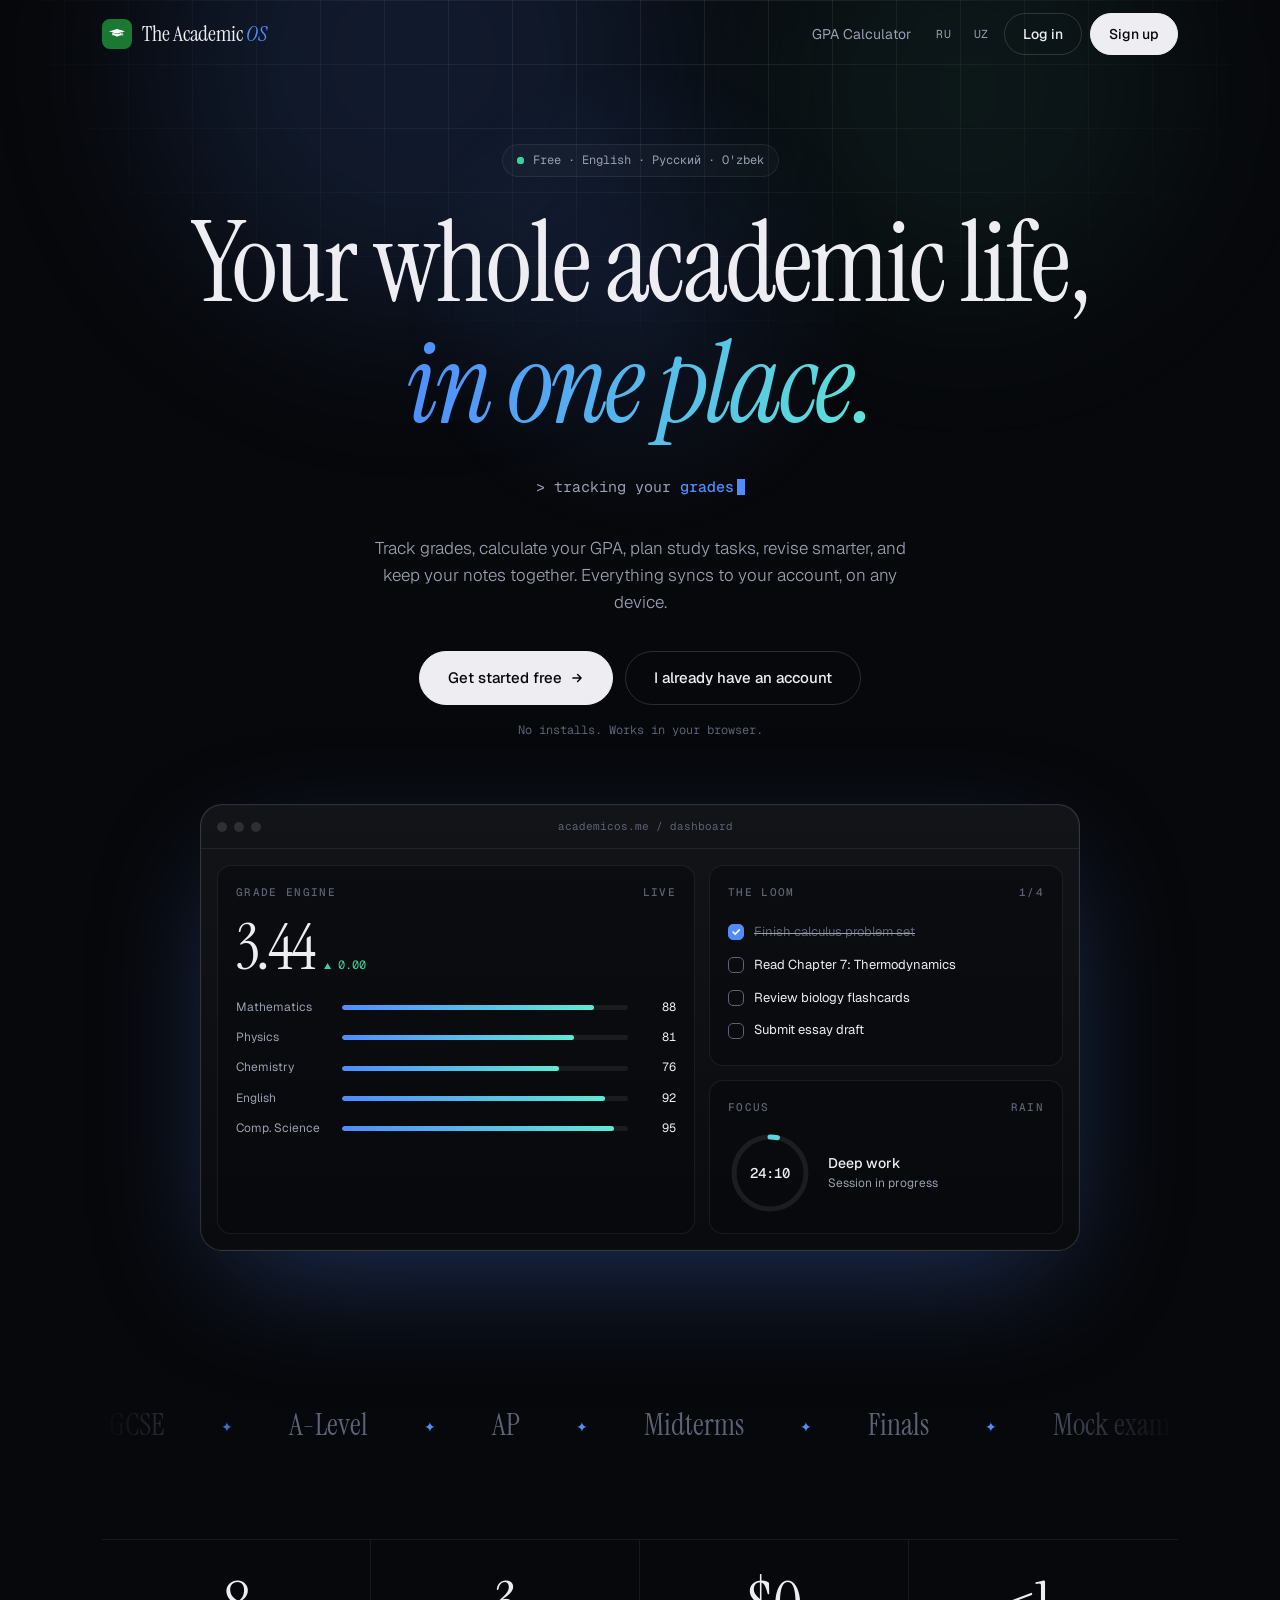
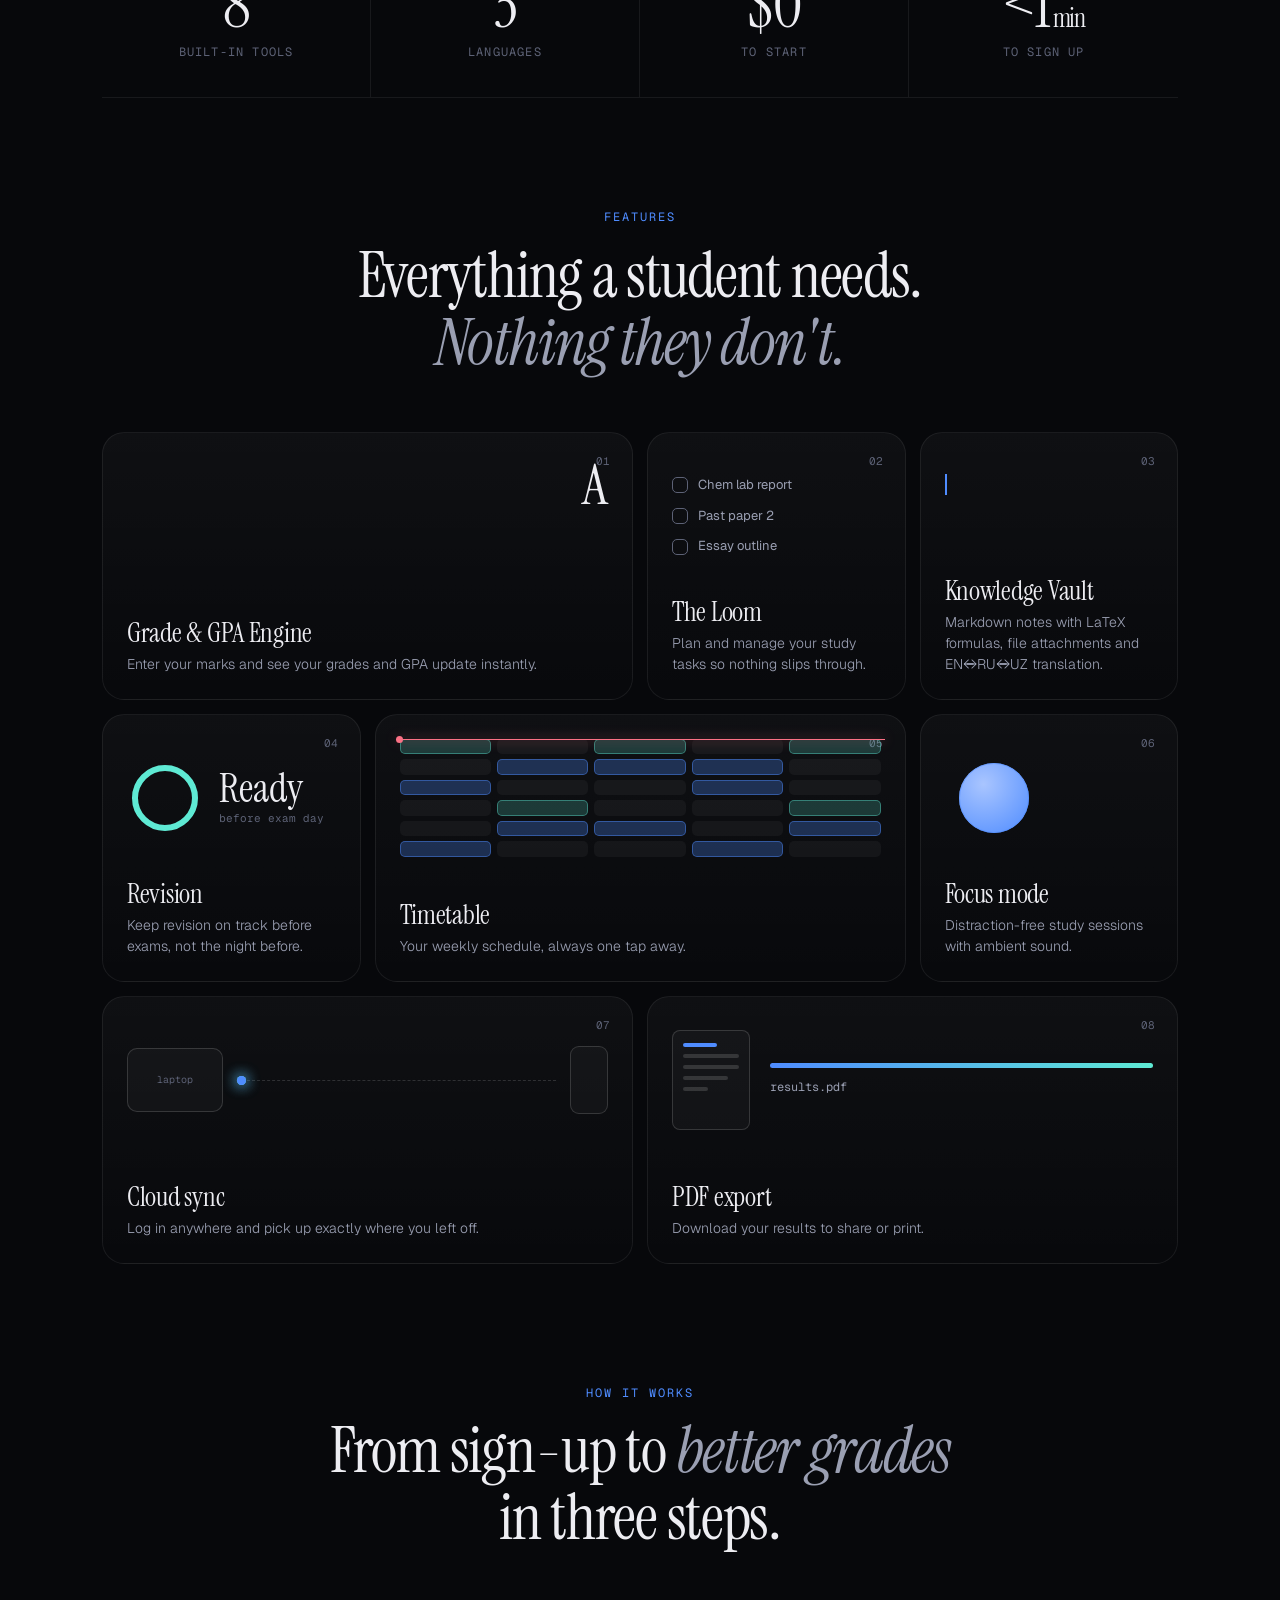
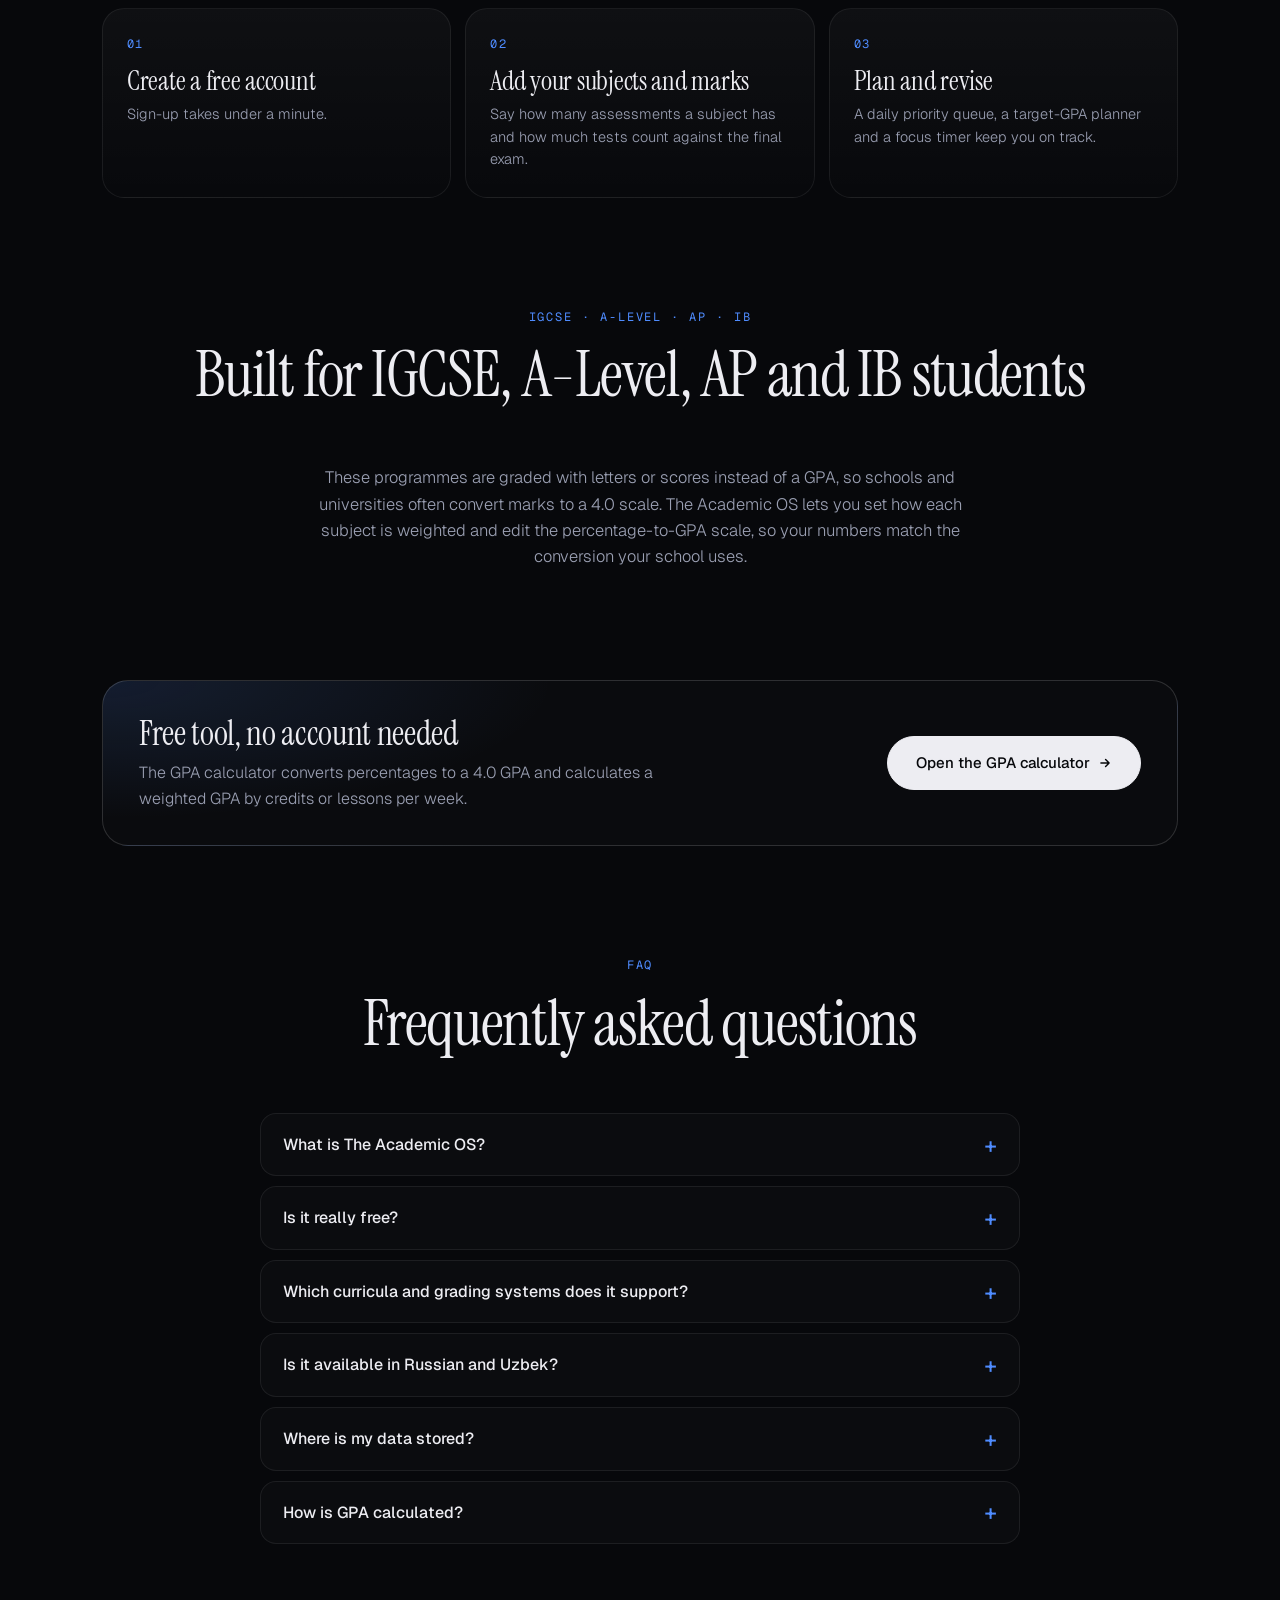
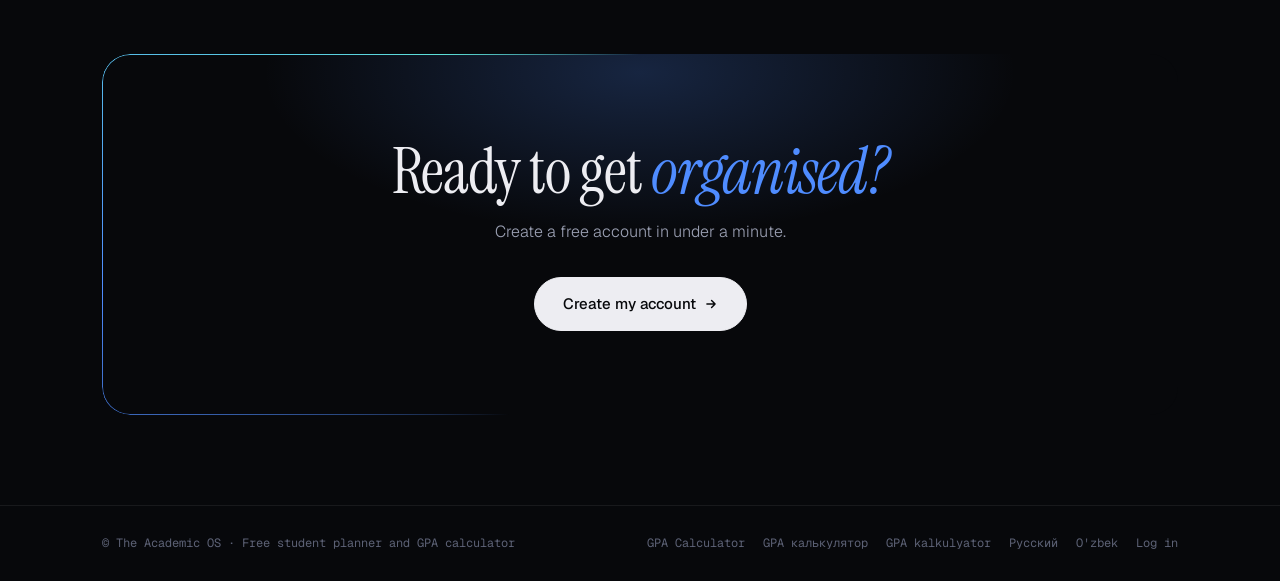
<file: index.html>
<!DOCTYPE html>
<html lang="en">
<head>
<meta charset="UTF-8"/>
<meta name="viewport" content="width=device-width, initial-scale=1.0"/>
<title>GPA Calculator &amp; Student Planner — The Academic OS (Free)</title>
<meta name="description" content="Free student planner and GPA calculator for IGCSE, A-Level, AP and IB. Track grades, plan tasks, take LaTeX notes and revise smarter. In English, Russian or Uzbek."/>
<meta name="author" content="The Academic OS"/>
<meta name="robots" content="index,follow,max-image-preview:large,max-snippet:-1"/>
<meta name="theme-color" content="#07080b"/>
<link rel="canonical" href="https://academicos.me/"/>
<link rel="alternate" hreflang="en" href="https://academicos.me/"/>
<link rel="alternate" hreflang="ru" href="https://academicos.me/ru/"/>
<link rel="alternate" hreflang="uz" href="https://academicos.me/uz/"/>
<link rel="alternate" hreflang="x-default" href="https://academicos.me/"/>
<meta property="og:type" content="website"/>
<meta property="og:site_name" content="The Academic OS"/>
<meta property="og:title" content="GPA Calculator &amp; Student Planner — The Academic OS (Free)"/>
<meta property="og:description" content="Free student planner and GPA calculator for IGCSE, A-Level, AP and IB. Track grades, plan tasks, take LaTeX notes and revise smarter. In English, Russian or Uzbek."/>
<meta property="og:url" content="https://academicos.me/"/>
<meta property="og:image" content="https://academicos.me/og-image.png"/>
<meta property="og:image:width" content="1200"/>
<meta property="og:image:height" content="630"/>
<meta property="og:image:alt" content="The Academic OS: free GPA calculator and student planner"/>
<meta property="og:locale" content="en_US"/><meta property="og:locale:alternate" content="ru_RU"/><meta property="og:locale:alternate" content="uz_UZ"/>
<meta name="twitter:card" content="summary_large_image"/>
<meta name="twitter:title" content="GPA Calculator &amp; Student Planner — The Academic OS (Free)"/>
<meta name="twitter:description" content="Free student planner and GPA calculator for IGCSE, A-Level, AP and IB. Track grades, plan tasks, take LaTeX notes and revise smarter. In English, Russian or Uzbek."/>
<meta name="twitter:image" content="https://academicos.me/og-image.png"/>
<script type="application/ld+json">
{
 "@context": "https://schema.org",
 "@graph": [
  {
   "@type": "Organization",
   "@id": "https://academicos.me/#org",
   "name": "The Academic OS",
   "url": "https://academicos.me/",
   "logo": {
    "@type": "ImageObject",
    "url": "https://academicos.me/logo.png",
    "width": 512,
    "height": 512
   }
  },
  {
   "@type": "WebSite",
   "@id": "https://academicos.me/#website",
   "url": "https://academicos.me/",
   "name": "The Academic OS",
   "inLanguage": [
    "en",
    "ru",
    "uz"
   ],
   "publisher": {
    "@id": "https://academicos.me/#org"
   }
  },
  {
   "@type": "SoftwareApplication",
   "@id": "https://academicos.me/#app",
   "name": "The Academic OS",
   "url": "https://academicos.me/",
   "applicationCategory": "EducationalApplication",
   "operatingSystem": "Web",
   "description": "Free student planner and GPA calculator for IGCSE, A-Level, AP and IB. Track grades, plan tasks, take LaTeX notes and revise smarter. In English, Russian or Uzbek.",
   "inLanguage": [
    "en",
    "ru",
    "uz"
   ],
   "image": "https://academicos.me/og-image.png",
   "publisher": {
    "@id": "https://academicos.me/#org"
   },
   "offers": {
    "@type": "Offer",
    "price": "0",
    "priceCurrency": "USD"
   },
   "audience": {
    "@type": "Audience",
    "audienceType": "Students"
   },
   "featureList": [
    "Grade & GPA Engine",
    "The Loom",
    "Knowledge Vault",
    "Revision",
    "Timetable",
    "Focus mode",
    "Cloud sync",
    "PDF export"
   ]
  },
  {
   "@type": "FAQPage",
   "mainEntity": [
    {
     "@type": "Question",
     "name": "What is The Academic OS?",
     "acceptedAnswer": {
      "@type": "Answer",
      "text": "It is a free web app that puts a student's grades, GPA, tasks, notes, timetable, revision plan and focus timer in one place. It works in your browser on any device, so there is nothing to install."
     }
    },
    {
     "@type": "Question",
     "name": "Is it really free?",
     "acceptedAnswer": {
      "@type": "Answer",
      "text": "Yes. Creating an account and using every tool is free."
     }
    },
    {
     "@type": "Question",
     "name": "Which curricula and grading systems does it support?",
     "acceptedAnswer": {
      "@type": "Answer",
      "text": "It is built with IGCSE, A-Level (AS/A2), AP, IB and national curricula in mind. You set how many assessments a subject has and how much tests count against the final exam, and you can change the percentage-to-GPA scale to match your school."
     }
    },
    {
     "@type": "Question",
     "name": "Is it available in Russian and Uzbek?",
     "acceptedAnswer": {
      "@type": "Answer",
      "text": "Notes can be translated between English, Russian and Uzbek, and this website is available in all three languages."
     }
    },
    {
     "@type": "Question",
     "name": "Where is my data stored?",
     "acceptedAnswer": {
      "@type": "Answer",
      "text": "Your data is stored in your account in the cloud so it syncs across devices, and a copy is kept in your browser. You can export a backup at any time."
     }
    },
    {
     "@type": "Question",
     "name": "How is GPA calculated?",
     "acceptedAnswer": {
      "@type": "Answer",
      "text": "Each subject's percentage is converted to grade points using a scale you can edit (by default 90% and above is 4.0, 80% is 3.7, 70% is 3.3, 60% is 3.0 and 50% is 2.0). Unweighted GPA is the plain average, and weighted GPA weights each subject by its lessons per week."
     }
    }
   ]
  }
 ]
}
</script>
<link rel="icon" type="image/svg+xml" href="logo.svg"/>
<link rel="icon" type="image/png" sizes="512x512" href="favicon.png"/>
<link rel="apple-touch-icon" href="apple-touch-icon.png"/>
<link rel="preconnect" href="https://fonts.googleapis.com"/>
<link rel="preconnect" href="https://fonts.gstatic.com" crossorigin/>
<link rel="preload" as="style" href="https://fonts.googleapis.com/css2?family=Geist:wght@300;400;500;600&family=Geist+Mono:wght@400;500&family=Instrument+Serif:ital@0;1&display=swap" onload="this.onload=null;this.rel='stylesheet'"/>
<noscript><link rel="stylesheet" href="https://fonts.googleapis.com/css2?family=Geist:wght@300;400;500;600&family=Geist+Mono:wght@400;500&family=Instrument+Serif:ital@0;1&display=swap"/></noscript>
<script>document.documentElement.className='js'</script>
<style>
*{box-sizing:border-box;margin:0;padding:0}
:root{
  --bg:#07080b;--text:#ededf2;--text2:#9a9fb2;--text3:#5d6276;
  --blue:#4f8cff;--cyan:#5eead4;--ok:#34d399;
  --border:rgba(255,255,255,.07);--border2:rgba(255,255,255,.15);
  --serif:'Instrument Serif',Georgia,serif;
  --sans:'Geist',system-ui,sans-serif;
  --mono:'Geist Mono',ui-monospace,monospace;
}
html{scroll-behavior:smooth}
body{background:var(--bg);color:var(--text);font-family:var(--sans);line-height:1.6;overflow-x:hidden;-webkit-font-smoothing:antialiased}
a{color:inherit;text-decoration:none}
.wrap{max-width:1120px;margin:0 auto;padding:0 22px;position:relative;z-index:2}

/* ---------- ambient background ---------- */
.bg{position:fixed;inset:0;z-index:0;pointer-events:none;overflow:hidden}
.bg .lines{position:absolute;inset:0;
  background-image:linear-gradient(var(--border) 1px,transparent 1px),linear-gradient(90deg,var(--border) 1px,transparent 1px);
  background-size:64px 64px;
  -webkit-mask-image:radial-gradient(70% 55% at 50% 0%,#000 20%,transparent 75%);mask-image:radial-gradient(70% 55% at 50% 0%,#000 20%,transparent 75%);
  animation:drift 40s linear infinite}
@keyframes drift{to{background-position:64px 64px}}
.blob{position:absolute;border-radius:50%;filter:blur(90px);opacity:.5}
.b1{width:520px;height:520px;background:rgba(79,140,255,.28);top:-200px;left:12%;animation:fl1 18s ease-in-out infinite alternate}
.b2{width:420px;height:420px;background:rgba(94,234,212,.14);top:-120px;right:8%;animation:fl2 22s ease-in-out infinite alternate}
@keyframes fl1{to{transform:translate(120px,80px) scale(1.15)}}
@keyframes fl2{to{transform:translate(-140px,120px) scale(.9)}}
#glow{position:fixed;top:0;left:0;width:560px;height:560px;margin:-280px 0 0 -280px;z-index:1;pointer-events:none;
  background:radial-gradient(circle,rgba(79,140,255,.11),transparent 60%);will-change:transform}

/* ---------- nav ---------- */
nav{position:sticky;top:0;z-index:50;transition:.3s}
nav .in{display:flex;align-items:center;justify-content:space-between;height:68px}
nav.sc{background:rgba(7,8,11,.72);-webkit-backdrop-filter:blur(14px);backdrop-filter:blur(14px);border-bottom:1px solid var(--border)}
.brand{display:flex;align-items:center;gap:10px;font-family:var(--serif);font-size:22px;letter-spacing:-.01em}
.brand img{width:30px;height:30px;border-radius:8px}
.brand b{font-weight:400;font-style:italic;color:var(--blue)}
.navr{display:flex;gap:8px;align-items:center}
.btn{display:inline-flex;align-items:center;gap:8px;padding:9px 18px;border-radius:99px;font-weight:500;font-size:14px;border:1px solid var(--border2);color:var(--text);transition:.25s;position:relative}
.btn:hover{border-color:rgba(255,255,255,.4);background:rgba(255,255,255,.04)}
.btn.p{background:var(--text);border-color:var(--text);color:#07080b}
.btn.p:hover{background:#fff;box-shadow:0 0 0 6px rgba(255,255,255,.08),0 8px 40px rgba(79,140,255,.35);transform:translateY(-1px)}
.btn svg{transition:transform .25s}.btn:hover svg{transform:translateX(3px)}
.btn.lg{padding:14px 28px;font-size:15px}

/* ---------- hero ---------- */
.hero{text-align:center;padding:76px 0 40px}
.pill{display:inline-flex;align-items:center;gap:9px;font-family:var(--mono);font-size:12px;color:var(--text2);border:1px solid var(--border);background:rgba(255,255,255,.025);border-radius:99px;padding:6px 14px;margin-bottom:30px}
.dot{width:7px;height:7px;border-radius:50%;background:var(--ok);position:relative}
.dot::after{content:'';position:absolute;inset:0;border-radius:50%;background:var(--ok);animation:ping 1.8s cubic-bezier(0,0,.2,1) infinite}
@keyframes ping{to{transform:scale(3.2);opacity:0}}
h1{font-family:var(--serif);font-weight:400;font-size:clamp(46px,9vw,112px);line-height:1;letter-spacing:-.025em;margin-bottom:26px}
h1 .w{display:inline-block;overflow:hidden;vertical-align:bottom;padding-bottom:.08em}
h1 .w>span{display:inline-block;transform:translateY(110%);animation:up .9s cubic-bezier(.2,.8,.2,1) forwards;animation-delay:calc(var(--i)*.08s + .15s)}
@keyframes up{to{transform:none}}
h1 em{font-style:italic;background:linear-gradient(100deg,var(--blue),var(--cyan),var(--blue));background-size:220% 100%;-webkit-background-clip:text;background-clip:text;color:transparent;animation:shim 6s linear infinite}
@keyframes shim{to{background-position:-220% 0}}
.type{font-family:var(--mono);font-size:15px;color:var(--text2);height:26px;margin-bottom:34px}
.type b{color:var(--blue);font-weight:500}
.caret{display:inline-block;width:8px;height:16px;background:var(--blue);vertical-align:-3px;margin-left:3px;animation:blink 1s steps(1) infinite}
@keyframes blink{50%{opacity:0}}
.sub{max-width:540px;margin:0 auto 34px;color:var(--text2);font-size:17px;font-weight:300}
.cta{display:flex;gap:12px;justify-content:center;flex-wrap:wrap}
.note{margin-top:16px;font-family:var(--mono);font-size:12px;color:var(--text3)}
.fade{opacity:0;animation:fin .9s ease forwards;animation-delay:var(--d,.6s)}
@keyframes fin{to{opacity:1}}

/* ---------- live dashboard ---------- */
.stage{perspective:1400px;margin:64px auto 0;max-width:880px}
.float{animation:flt 7s ease-in-out infinite}
@keyframes flt{50%{transform:translateY(-10px)}}
.dash{position:relative;border:1px solid var(--border2);border-radius:22px;background:linear-gradient(180deg,rgba(255,255,255,.05),rgba(255,255,255,.015));
  -webkit-backdrop-filter:blur(10px);backdrop-filter:blur(10px);box-shadow:0 40px 120px -30px rgba(79,140,255,.35),0 0 0 1px rgba(255,255,255,.02) inset;
  transition:transform .25s ease-out;transform-style:preserve-3d;text-align:left}
.bar{display:flex;align-items:center;gap:7px;padding:13px 16px;border-bottom:1px solid var(--border)}
.bar i{width:10px;height:10px;border-radius:50%;background:rgba(255,255,255,.12)}
.bar span{margin:0 auto;font-family:var(--mono);font-size:11px;color:var(--text3);padding-right:40px}
.dg{display:grid;grid-template-columns:1.35fr 1fr;gap:14px;padding:16px}
.pn{border:1px solid var(--border);border-radius:14px;background:rgba(7,8,11,.5);padding:18px}
.pn h4{font-family:var(--mono);font-size:11px;font-weight:500;color:var(--text3);text-transform:uppercase;letter-spacing:.12em;margin-bottom:14px;display:flex;justify-content:space-between}
.gpa{font-family:var(--serif);font-size:64px;line-height:1;letter-spacing:-.03em;margin-bottom:4px;display:flex;align-items:baseline;gap:10px}
.gpa small{font-family:var(--mono);font-size:12px;color:var(--ok);letter-spacing:0}
.gpa small.dn{color:#fb7185}
.rows{display:grid;gap:11px;margin-top:18px}
.row{display:grid;grid-template-columns:96px 1fr 38px;align-items:center;gap:10px;font-size:12px;color:var(--text2);border-radius:6px;transition:background .6s}
.row.fl{background:rgba(79,140,255,.14)}
.row .tr{height:5px;border-radius:9px;background:rgba(255,255,255,.07);overflow:hidden}
.row .f{height:100%;border-radius:9px;background:linear-gradient(90deg,var(--blue),var(--cyan));width:0;transition:width 1.1s cubic-bezier(.2,.8,.2,1)}
.row em{font-style:normal;font-family:var(--mono);color:var(--text);text-align:right}
.rt{display:grid;gap:14px;grid-template-rows:auto 1fr}
.task{display:flex;align-items:center;gap:10px;font-size:13px;color:var(--text);padding:6px 0;transition:color .4s}
.task .bx{width:16px;height:16px;border-radius:5px;border:1.5px solid var(--text3);flex:none;display:grid;place-items:center;transition:.35s}
.task .bx svg{width:10px;height:10px;opacity:0;transform:scale(.4);transition:.35s}
.task span{position:relative}
.task span::after{content:'';position:absolute;left:0;right:0;top:55%;height:1px;background:var(--text2);transform:scaleX(0);transform-origin:left;transition:transform .45s}
.task.d{color:var(--text3)}
.task.d .bx{background:var(--blue);border-color:var(--blue)}
.task.d .bx svg{opacity:1;transform:none}
.task.d span::after{transform:scaleX(1)}
.fc{display:flex;align-items:center;gap:16px}
.ring{position:relative;width:84px;height:84px;flex:none}
.ring svg{transform:rotate(-90deg)}
.ring circle{fill:none;stroke-width:5}
.ring .bgc{stroke:rgba(255,255,255,.08)}
.ring .pg{stroke:url(#g);stroke-linecap:round;transition:stroke-dashoffset 1s linear}
.ring b{position:absolute;inset:0;display:grid;place-items:center;font-family:var(--mono);font-size:14px;font-weight:500}
.fc p{font-size:12px;color:var(--text2);line-height:1.5}
.fc p strong{display:block;color:var(--text);font-size:14px;font-weight:500}
.toast{position:absolute;right:18px;bottom:-18px;font-family:var(--mono);font-size:11.5px;background:#10131a;border:1px solid var(--border2);border-radius:99px;padding:8px 14px;color:var(--text);display:flex;align-items:center;gap:8px;
  opacity:0;transform:translateY(10px) scale(.96);transition:.45s cubic-bezier(.2,.8,.2,1);box-shadow:0 12px 40px rgba(0,0,0,.5);transform:translateZ(40px)}
.toast.on{opacity:1;transform:translateZ(40px) translateY(0)}
.toast .dot{width:6px;height:6px}

/* ---------- marquee ---------- */
.mq{margin:110px 0 90px;overflow:hidden;-webkit-mask-image:linear-gradient(90deg,transparent,#000 15%,#000 85%,transparent);mask-image:linear-gradient(90deg,transparent,#000 15%,#000 85%,transparent)}
.mq div{display:flex;gap:56px;width:max-content;animation:mq 32s linear infinite;font-family:var(--serif);font-size:30px;color:var(--text3);white-space:nowrap}
.mq span::after{content:'\2726';margin-left:56px;font-size:14px;color:var(--blue);vertical-align:middle}
@keyframes mq{to{transform:translateX(-50%)}}

/* ---------- stats ---------- */
.stats{display:grid;grid-template-columns:repeat(4,1fr);border-top:1px solid var(--border);border-bottom:1px solid var(--border);margin-bottom:110px}
.stat{padding:34px 10px;text-align:center;border-right:1px solid var(--border)}
.stat:last-child{border:0}
.stat b{display:block;font-family:var(--serif);font-weight:400;font-size:clamp(38px,6vw,64px);line-height:1;letter-spacing:-.02em}
.stat span{font-family:var(--mono);font-size:12px;color:var(--text3);text-transform:uppercase;letter-spacing:.1em}

/* ---------- section heads ---------- */
.eyebrow{font-family:var(--mono);font-size:12px;color:var(--blue);text-transform:uppercase;letter-spacing:.16em;text-align:center;margin-bottom:14px}
h2{font-family:var(--serif);font-weight:400;font-size:clamp(36px,6vw,64px);line-height:1.05;letter-spacing:-.02em;text-align:center;margin-bottom:56px}
h2 em{color:var(--text2)}

/* ---------- bento ---------- */
.bento{display:grid;grid-template-columns:repeat(4,1fr);gap:14px;margin-bottom:120px}
.c{position:relative;border:1px solid var(--border);border-radius:22px;padding:24px;min-height:268px;display:flex;flex-direction:column;justify-content:space-between;overflow:hidden;
  background:linear-gradient(180deg,rgba(255,255,255,.035),rgba(255,255,255,.008));transition:border-color .3s,transform .3s}
.c.w2{grid-column:span 2}
.c::before{content:'';position:absolute;inset:0;background:radial-gradient(380px circle at var(--mx,50%) var(--my,50%),rgba(79,140,255,.16),transparent 45%);opacity:0;transition:opacity .35s;pointer-events:none}
.c:hover{border-color:var(--border2);transform:translateY(-3px)}
.c:hover::before{opacity:1}
.c .n{position:absolute;top:20px;right:22px;font-family:var(--mono);font-size:11px;color:var(--text3)}
.viz{height:118px;display:flex;align-items:center;position:relative}
.c h3{font-family:var(--serif);font-weight:400;font-size:27px;line-height:1.1;margin-bottom:6px;letter-spacing:-.01em}
.c p{font-size:14px;color:var(--text2);font-weight:300;line-height:1.5}

/* grade bars */
.sp{display:flex;align-items:flex-end;gap:6px;height:100%;width:100%}
.sp i{flex:1;border-radius:4px 4px 2px 2px;background:linear-gradient(180deg,var(--blue),rgba(79,140,255,.15));transform-origin:bottom;animation:bar var(--t,3s) ease-in-out infinite alternate;animation-delay:var(--dl,0s)}
@keyframes bar{from{transform:scaleY(.25)}to{transform:scaleY(var(--h,1))}}
.gt{position:absolute;top:0;right:0;font-family:var(--serif);font-size:56px;line-height:1;color:var(--text)}
/* loom */
.lm{width:100%;display:grid;gap:10px}
.lm div{display:flex;align-items:center;gap:10px;font-size:13px;color:var(--text2)}
.lm .bx{width:16px;height:16px;border-radius:5px;border:1.5px solid var(--text3);flex:none;animation:bxf 6s infinite;animation-delay:var(--d)}
.lm span{position:relative}
.lm span::after{content:'';position:absolute;left:0;right:0;top:55%;height:1px;background:var(--text2);transform:scaleX(0);transform-origin:left;animation:stk 6s infinite;animation-delay:var(--d)}
@keyframes bxf{0%,12%{background:transparent;border-color:var(--text3)}20%,80%{background:var(--blue);border-color:var(--blue)}92%,100%{background:transparent;border-color:var(--text3)}}
@keyframes stk{0%,12%{transform:scaleX(0)}22%,80%{transform:scaleX(1)}92%,100%{transform:scaleX(0)}}
/* vault typing */
.vt{font-family:var(--mono);font-size:13px;width:100%}
.vt .l1{color:var(--text2)}
.vt .tp{display:inline-block;overflow:hidden;white-space:nowrap;vertical-align:bottom;width:0;border-right:2px solid var(--blue);color:var(--text);animation:typ 6s steps(22) infinite}
@keyframes typ{0%{width:0}45%,85%{width:22ch}100%{width:0}}
.vt .rn{margin-top:14px;font-family:var(--serif);font-size:30px;font-style:italic;opacity:0;animation:rnd 6s infinite}
@keyframes rnd{0%,48%{opacity:0;transform:translateY(6px)}58%,85%{opacity:1;transform:none}95%,100%{opacity:0}}
/* revision ring */
.rv2{display:flex;align-items:center;gap:16px}
.rv2 svg{transform:rotate(-90deg)}
.rv2 circle{fill:none;stroke-width:6}
.rv2 .a{stroke:rgba(255,255,255,.08)}
.rv2 .b{stroke:var(--cyan);stroke-linecap:round;stroke-dasharray:188.5;animation:rg 6s ease-in-out infinite}
@keyframes rg{0%{stroke-dashoffset:188.5}50%,85%{stroke-dashoffset:48}100%{stroke-dashoffset:188.5}}
.rv2 b{font-family:var(--serif);font-weight:400;font-size:40px;line-height:1}
.rv2 small{display:block;font-family:var(--mono);font-size:11px;color:var(--text3)}
/* timetable */
.tt{width:100%;height:100%;display:grid;grid-template-columns:repeat(5,1fr);gap:6px;position:relative}
.tt .cl{display:grid;grid-template-rows:repeat(6,1fr);gap:5px}
.tt .cl i{border-radius:5px;background:rgba(255,255,255,.04)}
.tt .cl i.on{background:rgba(79,140,255,.28);border:1px solid rgba(79,140,255,.45)}
.tt .cl i.on.g{background:rgba(94,234,212,.2);border-color:rgba(94,234,212,.4)}
.tt .now{position:absolute;left:-4px;right:-4px;height:1px;background:#fb7185;box-shadow:0 0 12px #fb7185;animation:nw 8s linear infinite}
.tt .now::before{content:'';position:absolute;left:0;top:-3px;width:7px;height:7px;border-radius:50%;background:#fb7185}
@keyframes nw{from{top:0}to{top:100%}}
/* focus */
.fo{width:100%;display:flex;align-items:center;justify-content:space-between}
.orb{position:relative;width:70px;height:70px;margin-left:14px}
.orb::before,.orb::after,.orb i{content:'';position:absolute;inset:0;border-radius:50%}
.orb i{background:radial-gradient(circle at 35% 30%,#a9c5ff,var(--blue));animation:br 4.5s ease-in-out infinite}
.orb::before,.orb::after{border:1px solid rgba(79,140,255,.5);animation:rp 4.5s ease-out infinite}
.orb::after{animation-delay:2.25s}
@keyframes br{50%{transform:scale(.78)}}
@keyframes rp{from{transform:scale(.8);opacity:.9}to{transform:scale(2.1);opacity:0}}
.eq{display:flex;align-items:flex-end;gap:4px;height:34px}
.eq i{width:4px;border-radius:2px;background:var(--text2);animation:eq 1.1s ease-in-out infinite alternate;animation-delay:var(--d)}
@keyframes eq{from{height:5px}to{height:30px}}
/* cloud */
.cd{width:100%;display:flex;align-items:center;justify-content:space-between;position:relative}
.dv{border:1.5px solid var(--border2);border-radius:10px;background:rgba(255,255,255,.03);display:grid;place-items:center;font-family:var(--mono);font-size:10px;color:var(--text3)}
.dv.l{width:96px;height:64px}.dv.m{width:38px;height:68px;border-radius:9px}
.ln{position:absolute;left:110px;right:52px;top:50%;border-top:1.5px dashed rgba(255,255,255,.14)}
.ln i{position:absolute;top:-5px;width:9px;height:9px;border-radius:50%;background:var(--cyan);box-shadow:0 0 14px var(--cyan);animation:tx 2.6s ease-in-out infinite alternate}
.ln i+i{animation-delay:-1.3s;background:var(--blue);box-shadow:0 0 14px var(--blue)}
@keyframes tx{from{left:0}to{left:calc(100% - 9px)}}
/* pdf */
.pf{display:flex;align-items:center;gap:20px;width:100%}
.pg2{width:78px;height:100px;border:1.5px solid var(--border2);border-radius:8px;padding:12px 10px;display:grid;gap:7px;align-content:start;background:rgba(255,255,255,.03);flex:none}
.pg2 i{height:4px;border-radius:2px;background:rgba(255,255,255,.14)}.pg2 i:nth-child(1){width:60%;background:var(--blue)}.pg2 i:nth-child(4){width:80%}.pg2 i:nth-child(5){width:45%}
.pb{flex:1;font-family:var(--mono);font-size:12px;color:var(--text2)}
.pb .t{height:5px;border-radius:9px;background:rgba(255,255,255,.08);overflow:hidden;margin-bottom:10px}
.pb .t i{display:block;height:100%;background:linear-gradient(90deg,var(--blue),var(--cyan));animation:pf 5s ease-in-out infinite}
@keyframes pf{0%{width:0}60%,88%{width:100%}100%{width:0}}
.pb .ok{color:var(--ok);opacity:0;animation:okk 5s infinite}
@keyframes okk{0%,58%{opacity:0}66%,88%{opacity:1}100%{opacity:0}}

/* ---------- CTA ---------- */
@property --a{syntax:'<angle>';inherits:false;initial-value:0deg}
.band{position:relative;text-align:center;border-radius:28px;padding:84px 20px;margin-bottom:90px;background:var(--bg);isolation:isolate;overflow:hidden}
.band::before{content:'';position:absolute;inset:0;border-radius:inherit;padding:1px;z-index:-1;
  background:conic-gradient(from var(--a),transparent 0 60%,var(--blue),var(--cyan),transparent);
  -webkit-mask:linear-gradient(#000 0 0) content-box,linear-gradient(#000 0 0);-webkit-mask-composite:xor;mask-composite:exclude;animation:spin 6s linear infinite}
.band::after{content:'';position:absolute;left:50%;top:-40%;width:70%;height:90%;transform:translateX(-50%);background:radial-gradient(closest-side,rgba(79,140,255,.22),transparent);z-index:-1;animation:pulse 5s ease-in-out infinite}
@keyframes spin{to{--a:360deg}}
@keyframes pulse{50%{opacity:.4;transform:translateX(-50%) scale(1.15)}}
.band h2{margin-bottom:14px}
.band p{color:var(--text2);margin-bottom:32px;font-weight:300}

footer{border-top:1px solid var(--border);padding:28px 0;font-family:var(--mono);font-size:12px;color:var(--text3);position:relative;z-index:2}
footer .in{display:flex;justify-content:space-between;gap:12px;flex-wrap:wrap}
footer a:hover{color:var(--text)}

/* ---------- content sections (SEO) ---------- */
.tl{font-size:14px;color:var(--text2);padding:8px 10px;border-radius:99px;transition:color .2s,background .2s}
.tl:hover{color:var(--text);background:rgba(255,255,255,.06)}
.tl.lg{font-family:var(--mono);font-size:11.5px;letter-spacing:.06em;padding:8px 7px}
.sec{margin-bottom:110px}
.steps{counter-reset:s;display:grid;grid-template-columns:repeat(3,1fr);gap:14px;list-style:none}
.steps li{counter-increment:s;border:1px solid var(--border);border-radius:22px;padding:26px 24px;background:linear-gradient(180deg,rgba(255,255,255,.035),rgba(255,255,255,.008))}
.steps li::before{content:counter(s,decimal-leading-zero);display:block;font-family:var(--mono);font-size:12px;color:var(--blue);letter-spacing:.12em;margin-bottom:12px}
.steps h3{font-family:var(--serif);font-weight:400;font-size:27px;line-height:1.1;margin-bottom:8px;letter-spacing:-.01em}
.steps p{font-size:14.5px;color:var(--text2);font-weight:300;line-height:1.55}
.prose{max-width:700px;margin:0 auto;text-align:center}
.prose p{color:var(--text2);font-weight:300;font-size:16.5px;margin-bottom:22px}
.tool{display:flex;align-items:center;justify-content:space-between;gap:24px;border:1px solid var(--border2);border-radius:26px;padding:34px 36px;background:radial-gradient(60% 120% at 0% 0%,rgba(79,140,255,.14),transparent 70%),rgba(255,255,255,.015)}
.tool h3{font-family:var(--serif);font-weight:400;font-size:34px;line-height:1.1;margin-bottom:8px;letter-spacing:-.01em}
.tool p{color:var(--text2);font-weight:300;max-width:520px}
.tool .btn{flex:none}
.faq{max-width:760px;margin:0 auto}
.faq details{border:1px solid var(--border);border-radius:16px;margin-bottom:10px;background:rgba(255,255,255,.02);transition:border-color .25s}
.faq details[open]{border-color:var(--border2)}
.faq summary{cursor:pointer;list-style:none;padding:18px 22px;font-weight:500;display:flex;justify-content:space-between;gap:14px;align-items:center}
.faq summary::-webkit-details-marker{display:none}
.faq summary::after{content:'+';font-family:var(--mono);color:var(--blue);font-size:22px;line-height:1;transition:transform .25s}
.faq details[open] summary::after{transform:rotate(45deg)}
.faq details p{padding:0 22px 18px;color:var(--text2);font-weight:300;line-height:1.65}
footer .fl{display:flex;gap:18px;flex-wrap:wrap}
@media(max-width:900px){.steps{grid-template-columns:1fr}.tool{flex-direction:column;align-items:flex-start;padding:26px 24px}}
/* ---------- reveal ---------- */
.js .rv{opacity:0;transform:translateY(32px);transition:opacity .9s cubic-bezier(.2,.8,.2,1),transform .9s cubic-bezier(.2,.8,.2,1);transition-delay:var(--rd,0s)}
.js .rv.in{opacity:1;transform:none}

/* ---------- responsive ---------- */
@media(max-width:900px){
  .bento{grid-template-columns:repeat(2,1fr)}
  .dg{grid-template-columns:1fr}
  .stats{grid-template-columns:repeat(2,1fr)}.stat:nth-child(2){border-right:0}.stat:nth-child(-n+2){border-bottom:1px solid var(--border)}
}
@media(max-width:560px){
  .bento{grid-template-columns:1fr}.c.w2{grid-column:auto}
  .hero{padding-top:44px}.stage{margin-top:48px}
  .row{grid-template-columns:84px 1fr 34px}
  .nl{display:none}
  .toast{right:10px;bottom:-16px}
}
@media(prefers-reduced-motion:reduce){
  *,*::before,*::after{animation-duration:.001ms!important;animation-iteration-count:1!important;transition-duration:.001ms!important}
  .js .rv{opacity:1;transform:none}
  h1 .w>span{transform:none}
  .fade{opacity:1}
  .mq div{animation:none}
}
</style>
</head>
<body>
<div class="bg" aria-hidden="true"><div class="lines"></div><div class="blob b1"></div><div class="blob b2"></div></div>
<div id="glow" aria-hidden="true"></div>

<nav id="nav">
  <div class="wrap in">
    <a class="brand" href="/?home=1" aria-label="The Academic OS home page"><img src="logo.svg" alt="The Academic OS logo"/><span>The Academic <b>OS</b></span></a>
    <div class="navr"><a class="tl nl" href="/gpa-calculator">GPA Calculator</a><a class="tl nl lg" href="/ru/" hreflang="ru" lang="ru">RU</a><a class="tl nl lg" href="/uz/" hreflang="uz" lang="uz">UZ</a><a class="btn nl" href="app.html">Log in</a><a class="btn p" href="app.html#signup">Sign up</a></div>
  </div>
</nav>

<div class="wrap">
  <main>
    <section class="hero" aria-labelledby="hero-title">
      <span class="pill fade" style="--d:.05s"><span class="dot"></span>Free &middot; English &middot; &#1056;&#1091;&#1089;&#1089;&#1082;&#1080;&#1081; &middot; O'zbek</span>
      <h1 id="hero-title">
        <span class="w"><span style="--i:0">Your</span></span>
        <span class="w"><span style="--i:1">whole</span></span>
        <span class="w"><span style="--i:2">academic</span></span>
        <span class="w"><span style="--i:3">life,</span></span><br/>
        <span class="w"><span style="--i:4"><em>in one place.</em></span></span>
      </h1>
      <div class="type fade" style="--d:.35s" aria-hidden="true">&gt; tracking your <b id="tw">grades</b><span class="caret"></span></div>
      <p class="sub fade" style="--d:.4s">Track grades, calculate your GPA, plan study tasks, revise smarter, and keep your notes together. Everything syncs to your account, on any device.</p>
      <div class="cta fade" style="--d:.45s">
        <a class="btn p lg" href="app.html#signup">Get started free <svg width="14" height="14" viewBox="0 0 24 24" fill="none" stroke="currentColor" stroke-width="2.5" stroke-linecap="round" stroke-linejoin="round"><path d="M5 12h14M13 6l6 6-6 6"/></svg></a>
        <a class="btn lg" href="app.html">I already have an account</a>
      </div>
      <div class="note fade" style="--d:.5s">No installs. Works in your browser.</div>

      <div class="stage fade" style="--d:.55s" id="stage" aria-hidden="true">
        <div class="float">
          <div class="dash" id="dash">
            <div class="bar"><i></i><i></i><i></i><span>academicos.me / dashboard</span></div>
            <div class="dg">
              <div class="pn">
                <h4><span>Grade Engine</span><span>Live</span></h4>
                <div class="gpa"><span id="gpa">0.00</span><small id="gd">&#9650; 0.00</small></div>
                <div class="rows" id="rows"></div>
              </div>
              <div class="rt">
                <div class="pn">
                  <h4><span>The Loom</span><span id="tc">0/4</span></h4>
                  <div id="tasks"></div>
                </div>
                <div class="pn">
                  <h4><span>Focus</span><span>Rain</span></h4>
                  <div class="fc">
                    <div class="ring">
                      <svg width="84" height="84" viewBox="0 0 84 84"><defs><linearGradient id="g" x1="0" y1="0" x2="1" y2="1"><stop offset="0" stop-color="#4f8cff"/><stop offset="1" stop-color="#5eead4"/></linearGradient></defs><circle class="bgc" cx="42" cy="42" r="36"/><circle class="pg" id="pg" cx="42" cy="42" r="36" stroke-dasharray="226.2" stroke-dashoffset="226.2"/></svg>
                      <b id="tm">25:00</b>
                    </div>
                    <p><strong>Deep work</strong>Session in progress</p>
                  </div>
                </div>
              </div>
            </div>
            <div class="toast" id="toast"><span class="dot"></span><span id="tt">Saved</span></div>
          </div>
        </div>
      </div>
    </section>

    <div class="mq" aria-hidden="true"><div id="mq"></div></div>

    <section class="stats rv" aria-label="At a glance">
      <div class="stat"><b data-n="8">8</b><span>Built-in tools</span></div>
      <div class="stat"><b data-n="3">3</b><span>Languages</span></div>
      <div class="stat"><b data-n="0" data-p="$">$0</b><span>To start</span></div>
      <div class="stat"><b>&lt;1<small style="font-size:.4em"> min</small></b><span>To sign up</span></div>
    </section>

    <p class="eyebrow rv">Features</p>
    <h2 class="rv">Everything a student needs.<br/><em>Nothing they don't.</em></h2>
    <section class="bento" aria-label="Core student features">
      <article class="c w2 rv"><span class="n">01</span>
        <div class="viz"><div class="sp" id="sp"></div><div class="gt">A</div></div>
        <div><h3>Grade &amp; GPA Engine</h3><p>Enter your marks and see your grades and GPA update instantly.</p></div>
      </article>
      <article class="c rv" style="--rd:.08s"><span class="n">02</span>
        <div class="viz"><div class="lm">
          <div><i class="bx" style="--d:0s"></i><span style="--d:0s">Chem lab report</span></div>
          <div><i class="bx" style="--d:.8s"></i><span style="--d:.8s">Past paper 2</span></div>
          <div><i class="bx" style="--d:1.6s"></i><span style="--d:1.6s">Essay outline</span></div>
        </div></div>
        <div><h3>The Loom</h3><p>Plan and manage your study tasks so nothing slips through.</p></div>
      </article>
      <article class="c rv" style="--rd:.16s"><span class="n">03</span>
        <div class="viz"><div class="vt"><div class="l1"><span class="tp">$\sum_{i=1}^{n} x_i$</span></div><div class="rn">&Sigma; x<sub style="font-size:.55em">i</sub></div></div></div>
        <div><h3>Knowledge Vault</h3><p>Markdown notes with LaTeX formulas, file attachments and EN&harr;RU&harr;UZ translation.</p></div>
      </article>
      <article class="c rv"><span class="n">04</span>
        <div class="viz"><div class="rv2">
          <svg width="76" height="76" viewBox="0 0 76 76"><circle class="a" cx="38" cy="38" r="30"/><circle class="b" cx="38" cy="38" r="30"/></svg>
          <div><b>Ready</b><small>before exam day</small></div>
        </div></div>
        <div><h3>Revision</h3><p>Keep revision on track before exams, not the night before.</p></div>
      </article>
      <article class="c w2 rv" style="--rd:.08s"><span class="n">05</span>
        <div class="viz"><div class="tt" id="tt2"><div class="now"></div></div></div>
        <div><h3>Timetable</h3><p>Your weekly schedule, always one tap away.</p></div>
      </article>
      <article class="c rv" style="--rd:.16s"><span class="n">06</span>
        <div class="viz"><div class="fo"><div class="orb"><i></i></div><div class="eq"><i style="--d:0s"></i><i style="--d:-.3s"></i><i style="--d:-.6s"></i><i style="--d:-.2s"></i><i style="--d:-.8s"></i></div></div></div>
        <div><h3>Focus mode</h3><p>Distraction-free study sessions with ambient sound.</p></div>
      </article>
      <article class="c w2 rv"><span class="n">07</span>
        <div class="viz"><div class="cd"><div class="dv l">laptop</div><div class="ln"><i></i><i></i></div><div class="dv m"></div></div></div>
        <div><h3>Cloud sync</h3><p>Log in anywhere and pick up exactly where you left off.</p></div>
      </article>
      <article class="c w2 rv" style="--rd:.08s"><span class="n">08</span>
        <div class="viz"><div class="pf"><div class="pg2"><i></i><i></i><i></i><i></i><i></i></div><div class="pb"><div class="t"><i></i></div><span>results.pdf</span> <span class="ok">&middot; exported</span></div></div></div>
        <div><h3>PDF export</h3><p>Download your results to share or print.</p></div>
      </article>
    </section>

    <p class="eyebrow rv">How it works</p>
    <h2 class="rv">From sign-up to <em>better grades</em><br/>in three steps.</h2>
    <section class="sec rv" aria-label="How it works"><ol class="steps"><li><h3>Create a free account</h3><p>Sign-up takes under a minute.</p></li><li><h3>Add your subjects and marks</h3><p>Say how many assessments a subject has and how much tests count against the final exam.</p></li><li><h3>Plan and revise</h3><p>A daily priority queue, a target-GPA planner and a focus timer keep you on track.</p></li></ol></section>

    <section class="sec rv" aria-labelledby="built-h">
      <p class="eyebrow">IGCSE &middot; A-Level &middot; AP &middot; IB</p>
      <h2 id="built-h">Built for IGCSE, A-Level, AP and IB students</h2>
      <div class="prose"><p>These programmes are graded with letters or scores instead of a GPA, so schools and universities often convert marks to a 4.0 scale. The Academic OS lets you set how each subject is weighted and edit the percentage-to-GPA scale, so your numbers match the conversion your school uses.</p></div>
    </section>

    <section class="sec rv" aria-labelledby="tool-h">
      <div class="tool"><div><h3 id="tool-h">Free tool, no account needed</h3><p>The GPA calculator converts percentages to a 4.0 GPA and calculates a weighted GPA by credits or lessons per week.</p></div>
      <a class="btn p lg" href="/gpa-calculator">Open the GPA calculator <svg width="14" height="14" viewBox="0 0 24 24" fill="none" stroke="currentColor" stroke-width="2.5" stroke-linecap="round" stroke-linejoin="round"><path d="M5 12h14M13 6l6 6-6 6"/></svg></a></div>
    </section>

    <section class="sec rv" aria-labelledby="faq-h">
      <p class="eyebrow">FAQ</p>
      <h2 id="faq-h">Frequently asked questions</h2>
      <div class="faq"><details><summary>What is The Academic OS?</summary><p>It is a free web app that puts a student's grades, GPA, tasks, notes, timetable, revision plan and focus timer in one place. It works in your browser on any device, so there is nothing to install.</p></details><details><summary>Is it really free?</summary><p>Yes. Creating an account and using every tool is free.</p></details><details><summary>Which curricula and grading systems does it support?</summary><p>It is built with IGCSE, A-Level (AS/A2), AP, IB and national curricula in mind. You set how many assessments a subject has and how much tests count against the final exam, and you can change the percentage-to-GPA scale to match your school.</p></details><details><summary>Is it available in Russian and Uzbek?</summary><p>Notes can be translated between English, Russian and Uzbek, and this website is available in all three languages.</p></details><details><summary>Where is my data stored?</summary><p>Your data is stored in your account in the cloud so it syncs across devices, and a copy is kept in your browser. You can export a backup at any time.</p></details><details><summary>How is GPA calculated?</summary><p>Each subject's percentage is converted to grade points using a scale you can edit (by default 90% and above is 4.0, 80% is 3.7, 70% is 3.3, 60% is 3.0 and 50% is 2.0). Unweighted GPA is the plain average, and weighted GPA weights each subject by its lessons per week.</p></details></div>
    </section>

    <section class="band rv" aria-labelledby="cta-title">
      <h2 id="cta-title">Ready to get <em style="color:var(--blue)">organised?</em></h2>
      <p>Create a free account in under a minute.</p>
      <a class="btn p lg" href="app.html#signup">Create my account <svg width="14" height="14" viewBox="0 0 24 24" fill="none" stroke="currentColor" stroke-width="2.5" stroke-linecap="round" stroke-linejoin="round"><path d="M5 12h14M13 6l6 6-6 6"/></svg></a>
    </section>
  </main>
</div>
<footer><div class="wrap in"><span>&copy; The Academic OS &middot; Free student planner and GPA calculator</span><nav class="fl" aria-label="Footer"><a href="/gpa-calculator">GPA Calculator</a><a href="/ru/gpa-calculator" hreflang="ru" lang="ru">GPA калькулятор</a><a href="/uz/gpa-calculator" hreflang="uz" lang="uz">GPA kalkulyator</a><a href="/ru/" hreflang="ru" lang="ru">Русский</a><a href="/uz/" hreflang="uz" lang="uz">O'zbek</a><a href="app.html">Log in</a></nav></div></footer>

<script>
/* ---- session redirect + nav state (unchanged behaviour) ---- */
(function(){
  try{
    var q=new URLSearchParams(location.search), loggedIn=!!localStorage.getItem('aos_token');
    if(q.has('reset') || (loggedIn && !q.has('home'))){
      location.replace('app.html'+location.search);
    }
    if(loggedIn){
      document.addEventListener('DOMContentLoaded',function(){
        var n=document.querySelector('nav .btn:not(.p)'), b=document.querySelector('nav .btn.p');
        if(n) n.style.display='none';
        if(b){ b.textContent='Open app'; b.href='app.html'; }
      });
    }
  }catch(e){}
  fetch('https://academicos-xohl.onrender.com/api/health').catch(function(){});
})();

/* ---- landing animations ---- */
(function(){
  var $=function(s){return document.querySelector(s)};
  var RM=matchMedia('(prefers-reduced-motion: reduce)').matches;
  var fine=matchMedia('(pointer:fine)').matches;
  var rnd=function(a,b){return Math.floor(Math.random()*(b-a+1))+a};

  function tween(el,from,to,dur,dec,pre){
    var t0=performance.now();
    (function f(t){
      var p=Math.min(1,(t-t0)/dur),e=1-Math.pow(1-p,3);
      el.textContent=(pre||'')+(from+(to-from)*e).toFixed(dec);
      if(p<1)requestAnimationFrame(f);
    })(t0);
  }

  /* nav blur on scroll */
  var nav=$('#nav');
  addEventListener('scroll',function(){nav.classList.toggle('sc',scrollY>10)},{passive:true});

  /* marquee */
  var tags=['IGCSE','A-Level','AP','Midterms','Finals','Mock exams','Coursework','Past papers','Revision','Lab reports'];
  var m=$('#mq'), h='';
  for(var k=0;k<2;k++)tags.forEach(function(t){h+='<span>'+t+'</span>'});
  m.innerHTML=h;

  /* typewriter */
  var words=['grades','GPA','study tasks','revision','notes','timetable'], tw=$('#tw'), wi=0, ci=0, del=false;
  function typeLoop(){
    var w=words[wi];
    ci+=del?-1:1;
    tw.textContent=w.slice(0,ci);
    var d=del?45:85;
    if(!del&&ci===w.length){del=true;d=1400}
    else if(del&&ci===0){del=false;wi=(wi+1)%words.length;d=300}
    setTimeout(typeLoop,d);
  }
  if(!RM)setTimeout(typeLoop,1600);

  /* live grade engine */
  var subs=[['Mathematics',88],['Physics',81],['Chemistry',76],['English',92],['Comp. Science',95]];
  var rows=$('#rows'), fills=[], vals=[], rowEls=[];
  subs.forEach(function(s){
    var r=document.createElement('div'); r.className='row';
    r.innerHTML='<span>'+s[0]+'</span><div class="tr"><div class="f"></div></div><em>0</em>';
    rows.appendChild(r); rowEls.push(r); fills.push(r.querySelector('.f')); vals.push(r.querySelector('em'));
  });
  var gpaEl=$('#gpa'), gd=$('#gd'), cur=0;
  function calc(){return subs.reduce(function(a,s){return a+s[1]},0)/subs.length/100*4}
  function paint(){subs.forEach(function(s,i){fills[i].style.width=s[1]+'%';vals[i].textContent=s[1]})}
  setTimeout(function(){
    paint(); cur=calc(); tween(gpaEl,0,cur,1600,2); gd.innerHTML='&#9650; 0.00';
  },1500);
  var toast=$('#toast'), tt=$('#tt'), tmo;
  function showToast(msg){
    tt.textContent=msg; toast.classList.add('on');
    clearTimeout(tmo); tmo=setTimeout(function(){toast.classList.remove('on')},2200);
  }
  function tick(){
    var i=rnd(0,subs.length-1), old=subs[i][1];
    var nv=Math.max(55,Math.min(100,old+rnd(-9,12)));
    if(nv===old)nv=Math.min(100,old+3);
    subs[i][1]=nv; paint();
    rowEls[i].classList.add('fl'); setTimeout(function(){rowEls[i].classList.remove('fl')},900);
    var g=calc(), diff=g-cur;
    tween(gpaEl,cur,g,900,2); cur=g;
    gd.className=diff<0?'dn':''; gd.innerHTML=(diff<0?'&#9660; ':'&#9650; ')+Math.abs(diff).toFixed(2);
    showToast('Grade saved \u00b7 '+subs[i][0]+' '+nv+'%');
  }
  if(!RM)setTimeout(function(){tick();setInterval(tick,3400)},4200);

  /* live tasks */
  var tl=['Finish calculus problem set','Read Chapter 7: Thermodynamics','Review biology flashcards','Submit essay draft'];
  var tw2=$('#tasks'), tEls=[], done=0, tc=$('#tc');
  tl.forEach(function(t){
    var d=document.createElement('div'); d.className='task';
    d.innerHTML='<i class="bx"><svg viewBox="0 0 24 24" fill="none" stroke="#fff" stroke-width="4" stroke-linecap="round" stroke-linejoin="round"><path d="M5 12l5 5L20 7"/></svg></i><span>'+t+'</span>';
    tw2.appendChild(d); tEls.push(d);
  });
  function taskStep(){
    if(done<tEls.length){tEls[done].classList.add('d');done++;tc.textContent=done+'/'+tEls.length;setTimeout(taskStep,1300)}
    else{setTimeout(function(){tEls.forEach(function(e){e.classList.remove('d')});done=0;tc.textContent='0/'+tEls.length;setTimeout(taskStep,900)},2200)}
  }
  tc.textContent='0/'+tEls.length;
  if(!RM)setTimeout(taskStep,2400); else {tEls.forEach(function(e,i){if(i<2)e.classList.add('d')});tc.textContent='2/4'}

  /* live focus timer */
  var pg=$('#pg'), tmEl=$('#tm'), C=226.2, total=25*60, left=24*60+12;
  function drawTimer(){
    var mm=Math.floor(left/60), ss=left%60;
    tmEl.textContent=(mm<10?'0':'')+mm+':'+(ss<10?'0':'')+ss;
    pg.style.strokeDashoffset=(C*(left/total)).toFixed(1);
  }
  drawTimer();
  if(!RM)setInterval(function(){left=left>0?left-1:total;drawTimer()},1000);

  /* grade sparkline bars */
  var sp=$('#sp'), sh='';
  for(var b=0;b<18;b++){
    sh+='<i style="--h:'+(0.35+Math.random()*0.65).toFixed(2)+';--t:'+(2+Math.random()*2.5).toFixed(2)+'s;--dl:-'+(Math.random()*3).toFixed(2)+'s"></i>';
  }
  sp.innerHTML=sh;

  /* timetable blocks */
  var tt2=$('#tt2'), pat=[[1,0,1,0,0,1],[0,1,0,1,1,0],[1,1,0,0,1,0],[0,1,1,0,0,1],[1,0,0,1,1,0]], th='';
  var lead=tt2.innerHTML; th='';
  pat.forEach(function(col){
    th+='<div class="cl">';
    col.forEach(function(v,i){th+='<i'+(v?' class="on'+((i+col.length)%3===0?' g':'')+'"':'')+'></i>'});
    th+='</div>';
  });
  tt2.innerHTML=th+lead;

  /* scroll reveal + stat counters */
  var io=new IntersectionObserver(function(es){
    es.forEach(function(e){
      if(!e.isIntersecting)return;
      e.target.classList.add('in'); io.unobserve(e.target);
      e.target.querySelectorAll('[data-n]').forEach(function(n){
        var to=+n.dataset.n, p=n.dataset.p||'';
        if(RM||to===0){n.textContent=p+to;return}
        tween(n,0,to,1400,0,p);
      });
    });
  },{threshold:.18});
  document.querySelectorAll('.rv').forEach(function(el){io.observe(el)});

  /* card spotlight */
  document.querySelectorAll('.c').forEach(function(c){
    c.addEventListener('pointermove',function(e){
      var r=c.getBoundingClientRect();
      c.style.setProperty('--mx',(e.clientX-r.left)+'px');
      c.style.setProperty('--my',(e.clientY-r.top)+'px');
    });
  });

  /* cursor glow + dashboard tilt */
  if(fine&&!RM){
    var glow=$('#glow'), gx=innerWidth/2, gy=innerHeight/3, tx=gx, ty=gy;
    addEventListener('pointermove',function(e){tx=e.clientX;ty=e.clientY},{passive:true});
    (function loop(){
      gx+=(tx-gx)*.08; gy+=(ty-gy)*.08;
      glow.style.transform='translate('+gx.toFixed(1)+'px,'+gy.toFixed(1)+'px)';
      requestAnimationFrame(loop);
    })();
    var stage=$('#stage'), dash=$('#dash');
    stage.addEventListener('pointermove',function(e){
      var r=stage.getBoundingClientRect();
      var x=(e.clientX-r.left)/r.width-.5, y=(e.clientY-r.top)/r.height-.5;
      dash.style.transform='rotateY('+(x*8).toFixed(2)+'deg) rotateX('+(-y*8).toFixed(2)+'deg)';
    });
    stage.addEventListener('pointerleave',function(){dash.style.transform=''});
  }
})();
</script>
</body>
</html>
</file>
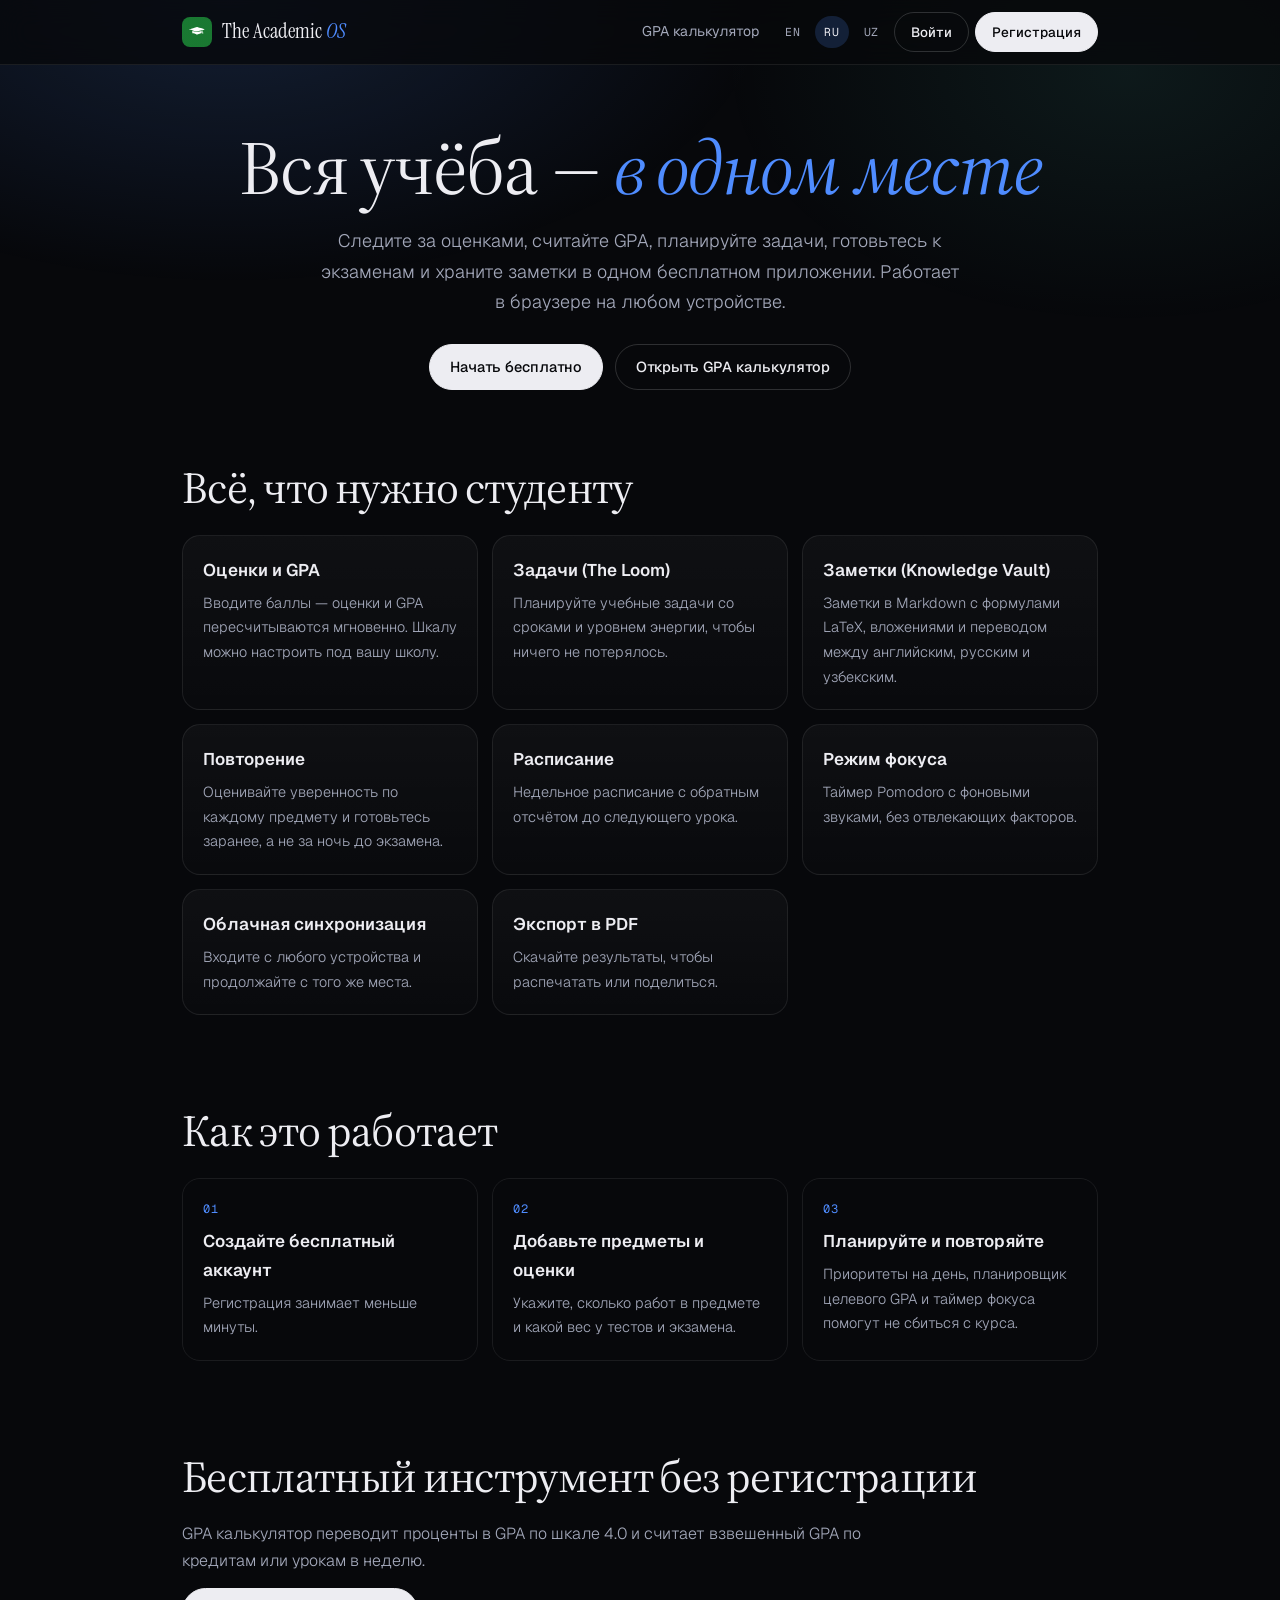
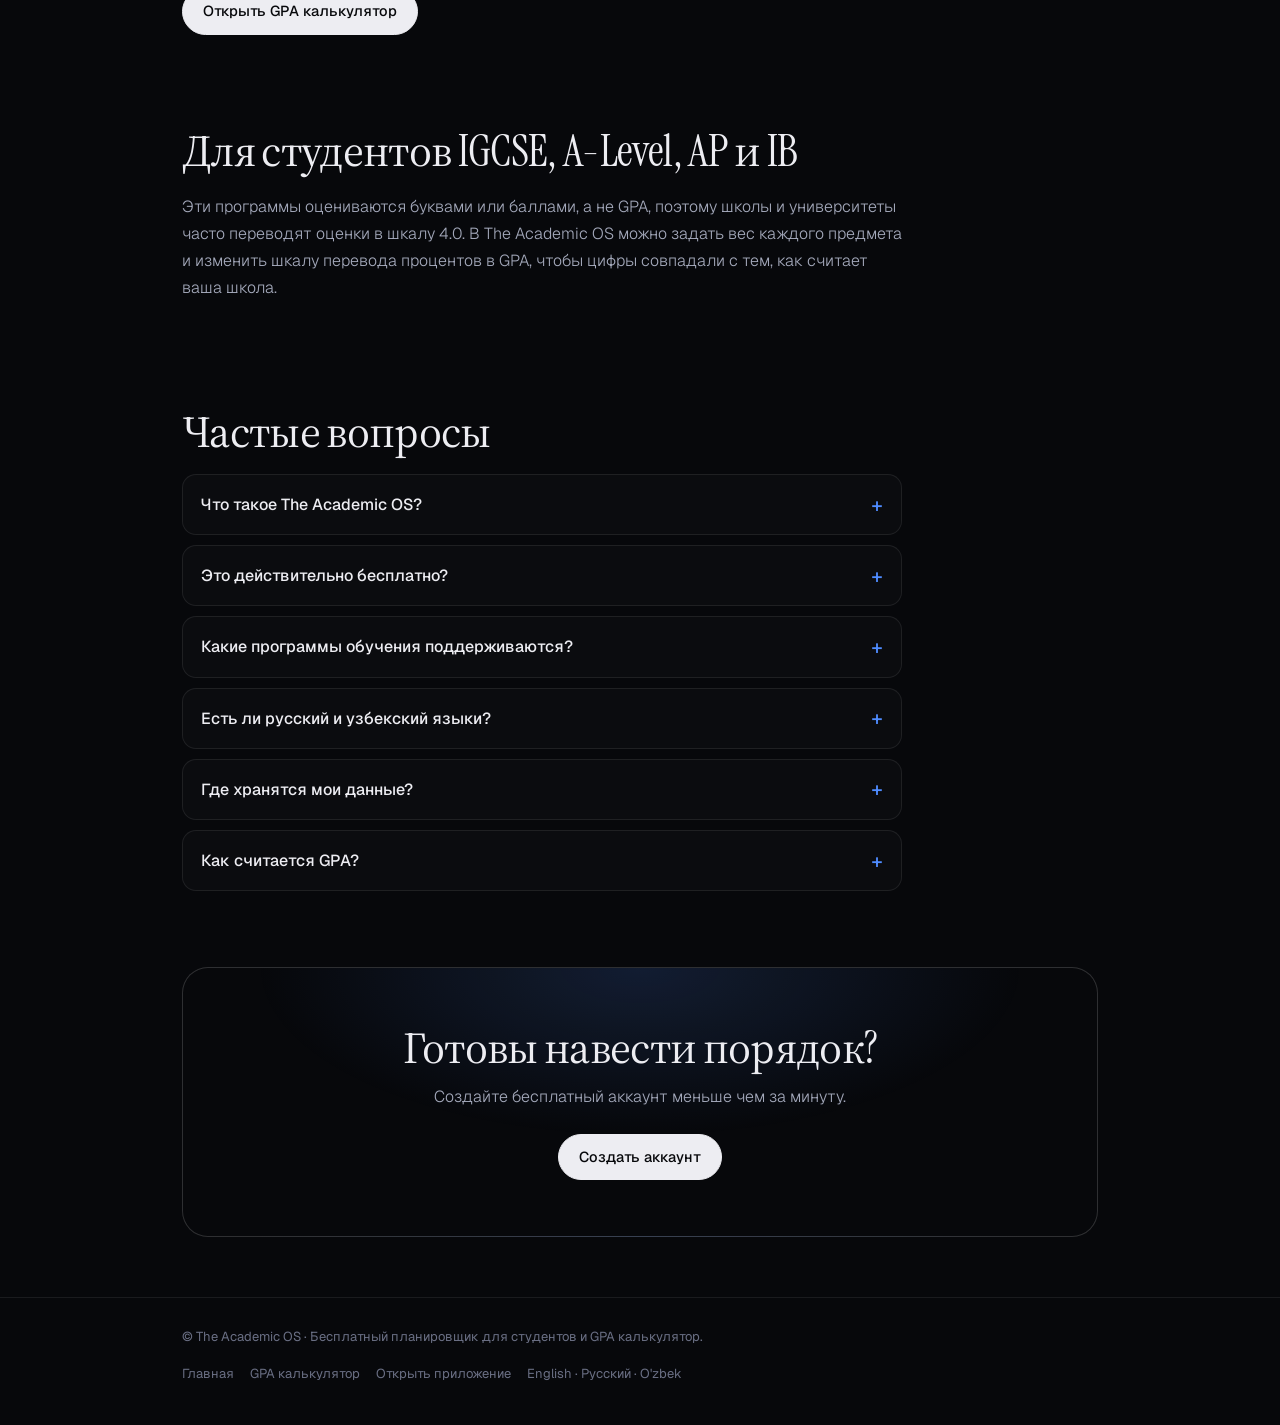
<file: ru/index.html>
<!DOCTYPE html>
<html lang="ru">
<head>
<meta charset="UTF-8"/>
<meta name="viewport" content="width=device-width, initial-scale=1"/>
<title>GPA калькулятор и планировщик для студентов — The Academic OS</title>
<meta name="description" content="Бесплатный планировщик для студентов: оценки и GPA, задачи, заметки с формулами, расписание, повторение и таймер фокуса. Для IGCSE, A-Level, AP и IB."/>
<meta name="robots" content="index,follow,max-image-preview:large,max-snippet:-1"/>
<meta name="theme-color" content="#07080b"/>
<link rel="canonical" href="https://academicos.me/ru/"/>
<link rel="alternate" hreflang="en" href="https://academicos.me/"/>
<link rel="alternate" hreflang="ru" href="https://academicos.me/ru/"/>
<link rel="alternate" hreflang="uz" href="https://academicos.me/uz/"/>
<link rel="alternate" hreflang="x-default" href="https://academicos.me/"/>
<meta property="og:type" content="website"/>
<meta property="og:site_name" content="The Academic OS"/>
<meta property="og:title" content="GPA калькулятор и планировщик для студентов — The Academic OS"/>
<meta property="og:description" content="Бесплатный планировщик для студентов: оценки и GPA, задачи, заметки с формулами, расписание, повторение и таймер фокуса. Для IGCSE, A-Level, AP и IB."/>
<meta property="og:url" content="https://academicos.me/ru/"/>
<meta property="og:image" content="https://academicos.me/og-image.png"/>
<meta property="og:image:width" content="1200"/>
<meta property="og:image:height" content="630"/>
<meta property="og:image:alt" content="The Academic OS: free GPA calculator and student planner"/>
<meta property="og:locale" content="ru_RU"/><meta property="og:locale:alternate" content="en_US"/><meta property="og:locale:alternate" content="uz_UZ"/>
<meta name="twitter:card" content="summary_large_image"/>
<meta name="twitter:title" content="GPA калькулятор и планировщик для студентов — The Academic OS"/>
<meta name="twitter:description" content="Бесплатный планировщик для студентов: оценки и GPA, задачи, заметки с формулами, расписание, повторение и таймер фокуса. Для IGCSE, A-Level, AP и IB."/>
<meta name="twitter:image" content="https://academicos.me/og-image.png"/>
<link rel="icon" type="image/svg+xml" href="/logo.svg"/>
<link rel="icon" type="image/png" sizes="512x512" href="/favicon.png"/>
<link rel="apple-touch-icon" href="/apple-touch-icon.png"/>
<link rel="preconnect" href="https://fonts.googleapis.com"/>
<link rel="preconnect" href="https://fonts.gstatic.com" crossorigin/>
<link rel="preload" as="style" href="https://fonts.googleapis.com/css2?family=Geist:wght@300;400;500;600&family=Geist+Mono:wght@400;500&family=Instrument+Serif:ital@0;1&family=Inter:wght@300;400;500;600&family=Source+Serif+4:ital,wght@0,400;1,400&display=swap" onload="this.onload=null;this.rel='stylesheet'"/>
<noscript><link rel="stylesheet" href="https://fonts.googleapis.com/css2?family=Geist:wght@300;400;500;600&family=Geist+Mono:wght@400;500&family=Instrument+Serif:ital@0;1&family=Inter:wght@300;400;500;600&family=Source+Serif+4:ital,wght@0,400;1,400&display=swap"/></noscript>
<link rel="stylesheet" href="/css/site.css?v=2"/>
<script type="application/ld+json">
{
 "@context": "https://schema.org",
 "@graph": [
  {
   "@type": "SoftwareApplication",
   "@id": "https://academicos.me/ru/#app",
   "name": "The Academic OS",
   "url": "https://academicos.me/ru/",
   "applicationCategory": "EducationalApplication",
   "operatingSystem": "Web",
   "inLanguage": "ru",
   "description": "Бесплатный планировщик для студентов: оценки и GPA, задачи, заметки с формулами, расписание, повторение и таймер фокуса. Для IGCSE, A-Level, AP и IB.",
   "offers": {
    "@type": "Offer",
    "price": "0",
    "priceCurrency": "USD"
   },
   "featureList": [
    "Оценки и GPA",
    "Задачи (The Loom)",
    "Заметки (Knowledge Vault)",
    "Повторение",
    "Расписание",
    "Режим фокуса",
    "Облачная синхронизация",
    "Экспорт в PDF"
   ],
   "image": "https://academicos.me/og-image.png"
  },
  {
   "@type": "FAQPage",
   "mainEntity": [
    {
     "@type": "Question",
     "name": "Что такое The Academic OS?",
     "acceptedAnswer": {
      "@type": "Answer",
      "text": "Это бесплатное веб-приложение, в котором оценки, GPA, задачи, заметки, расписание, план повторения и таймер фокуса собраны в одном месте. Оно работает в браузере на любом устройстве, ничего устанавливать не нужно."
     }
    },
    {
     "@type": "Question",
     "name": "Это действительно бесплатно?",
     "acceptedAnswer": {
      "@type": "Answer",
      "text": "Да. Регистрация и все инструменты бесплатны."
     }
    },
    {
     "@type": "Question",
     "name": "Какие программы обучения поддерживаются?",
     "acceptedAnswer": {
      "@type": "Answer",
      "text": "Приложение рассчитано на IGCSE, A-Level (AS/A2), AP, IB и национальные программы. Вы сами задаёте количество работ по предмету и вес тестов относительно экзамена, а шкалу перевода процентов в GPA можно изменить под вашу школу."
     }
    },
    {
     "@type": "Question",
     "name": "Есть ли русский и узбекский языки?",
     "acceptedAnswer": {
      "@type": "Answer",
      "text": "Заметки можно переводить между английским, русским и узбекским, а этот сайт доступен на всех трёх языках."
     }
    },
    {
     "@type": "Question",
     "name": "Где хранятся мои данные?",
     "acceptedAnswer": {
      "@type": "Answer",
      "text": "Данные хранятся в вашем аккаунте в облаке, поэтому синхронизируются между устройствами, а копия остаётся в браузере. Резервную копию можно скачать в любой момент."
     }
    },
    {
     "@type": "Question",
     "name": "Как считается GPA?",
     "acceptedAnswer": {
      "@type": "Answer",
      "text": "Процент по каждому предмету переводится в баллы по шкале, которую можно изменить (по умолчанию 90% и выше — 4,0, 80% — 3,7, 70% — 3,3, 60% — 3,0, 50% — 2,0). Обычный GPA — это простое среднее, а во взвешенном каждый предмет учитывается с весом по числу уроков в неделю."
     }
    }
   ]
  }
 ]
}
</script>
</head><body>
<a class="sr" href="#main">К содержимому</a>
<header class="site-h"><div class="wrap in">
<a class="brand" href="/ru/" aria-label="The Academic OS — Главная"><img src="/logo.svg" width="30" height="30" alt=""/><span>The Academic <b>OS</b></span></a>
<nav class="nav" aria-label="Язык">
<a href="/ru/gpa-calculator">GPA калькулятор</a><a class="lang" href="/" hreflang="en" lang="en">EN</a><a class="lang" href="/ru/" hreflang="ru" lang="ru" aria-current="true">RU</a><a class="lang" href="/uz/" hreflang="uz" lang="uz">UZ</a>
<a class="btn" href="/app.html">Войти</a><a class="btn p" href="/app.html#signup">Регистрация</a>
</nav></div></header>

<main id="main">
<div class="wrap">
<div class="hero"><h1>Вся учёба — <em>в одном месте</em></h1><p class="lede">Следите за оценками, считайте GPA, планируйте задачи, готовьтесь к экзаменам и храните заметки в одном бесплатном приложении. Работает в браузере на любом устройстве.</p>
<div class="cta"><a class="btn p" href="/app.html#signup">Начать бесплатно</a><a class="btn" href="/ru/gpa-calculator">Открыть GPA калькулятор</a></div></div>
<section aria-labelledby="f"><h2 id="f">Всё, что нужно студенту</h2><div class="grid"><div class="card"><h3>Оценки и GPA</h3><p>Вводите баллы — оценки и GPA пересчитываются мгновенно. Шкалу можно настроить под вашу школу.</p></div><div class="card"><h3>Задачи (The Loom)</h3><p>Планируйте учебные задачи со сроками и уровнем энергии, чтобы ничего не потерялось.</p></div><div class="card"><h3>Заметки (Knowledge Vault)</h3><p>Заметки в Markdown с формулами LaTeX, вложениями и переводом между английским, русским и узбекским.</p></div><div class="card"><h3>Повторение</h3><p>Оценивайте уверенность по каждому предмету и готовьтесь заранее, а не за ночь до экзамена.</p></div><div class="card"><h3>Расписание</h3><p>Недельное расписание с обратным отсчётом до следующего урока.</p></div><div class="card"><h3>Режим фокуса</h3><p>Таймер Pomodoro с фоновыми звуками, без отвлекающих факторов.</p></div><div class="card"><h3>Облачная синхронизация</h3><p>Входите с любого устройства и продолжайте с того же места.</p></div><div class="card"><h3>Экспорт в PDF</h3><p>Скачайте результаты, чтобы распечатать или поделиться.</p></div></div></section>
<section aria-labelledby="h"><h2 id="h">Как это работает</h2><ol class="steps"><li><h3>Создайте бесплатный аккаунт</h3><p>Регистрация занимает меньше минуты.</p></li><li><h3>Добавьте предметы и оценки</h3><p>Укажите, сколько работ в предмете и какой вес у тестов и экзамена.</p></li><li><h3>Планируйте и повторяйте</h3><p>Приоритеты на день, планировщик целевого GPA и таймер фокуса помогут не сбиться с курса.</p></li></ol></section>
<section aria-labelledby="t"><h2 id="t">Бесплатный инструмент без регистрации</h2><div class="prose"><p>GPA калькулятор переводит проценты в GPA по шкале 4.0 и считает взвешенный GPA по кредитам или урокам в неделю.</p><a class="btn p" href="/ru/gpa-calculator">Открыть GPA калькулятор</a></div></section>
<section aria-labelledby="b"><h2 id="b">Для студентов IGCSE, A-Level, AP и IB</h2><div class="prose"><p>Эти программы оцениваются буквами или баллами, а не GPA, поэтому школы и университеты часто переводят оценки в шкалу 4.0. В The Academic OS можно задать вес каждого предмета и изменить шкалу перевода процентов в GPA, чтобы цифры совпадали с тем, как считает ваша школа.</p></div></section>
<section aria-labelledby="q"><h2 id="q">Частые вопросы</h2><div class="prose"><details><summary>Что такое The Academic OS?</summary><p>Это бесплатное веб-приложение, в котором оценки, GPA, задачи, заметки, расписание, план повторения и таймер фокуса собраны в одном месте. Оно работает в браузере на любом устройстве, ничего устанавливать не нужно.</p></details>
<details><summary>Это действительно бесплатно?</summary><p>Да. Регистрация и все инструменты бесплатны.</p></details>
<details><summary>Какие программы обучения поддерживаются?</summary><p>Приложение рассчитано на IGCSE, A-Level (AS/A2), AP, IB и национальные программы. Вы сами задаёте количество работ по предмету и вес тестов относительно экзамена, а шкалу перевода процентов в GPA можно изменить под вашу школу.</p></details>
<details><summary>Есть ли русский и узбекский языки?</summary><p>Заметки можно переводить между английским, русским и узбекским, а этот сайт доступен на всех трёх языках.</p></details>
<details><summary>Где хранятся мои данные?</summary><p>Данные хранятся в вашем аккаунте в облаке, поэтому синхронизируются между устройствами, а копия остаётся в браузере. Резервную копию можно скачать в любой момент.</p></details>
<details><summary>Как считается GPA?</summary><p>Процент по каждому предмету переводится в баллы по шкале, которую можно изменить (по умолчанию 90% и выше — 4,0, 80% — 3,7, 70% — 3,3, 60% — 3,0, 50% — 2,0). Обычный GPA — это простое среднее, а во взвешенном каждый предмет учитывается с весом по числу уроков в неделю.</p></details></div></section>
<div class="band"><h2>Готовы навести порядок?</h2><p>Создайте бесплатный аккаунт меньше чем за минуту.</p><a class="btn p" href="/app.html#signup">Создать аккаунт</a></div>
</div></main>
<footer class="site-f"><div class="wrap in">
<div>© The Academic OS · Бесплатный планировщик для студентов и GPA калькулятор.</div>
<nav aria-label="Нижнее меню"><a href="/ru/">Главная</a><a href="/ru/gpa-calculator">GPA калькулятор</a><a href="/app.html">Открыть приложение</a><span><a href="/" hreflang="en" lang="en">English</a> · <a href="/ru/" hreflang="ru" lang="ru">Русский</a> · <a href="/uz/" hreflang="uz" lang="uz">O'zbek</a></span></nav>
</div></footer>
</body>
</html>
</file>
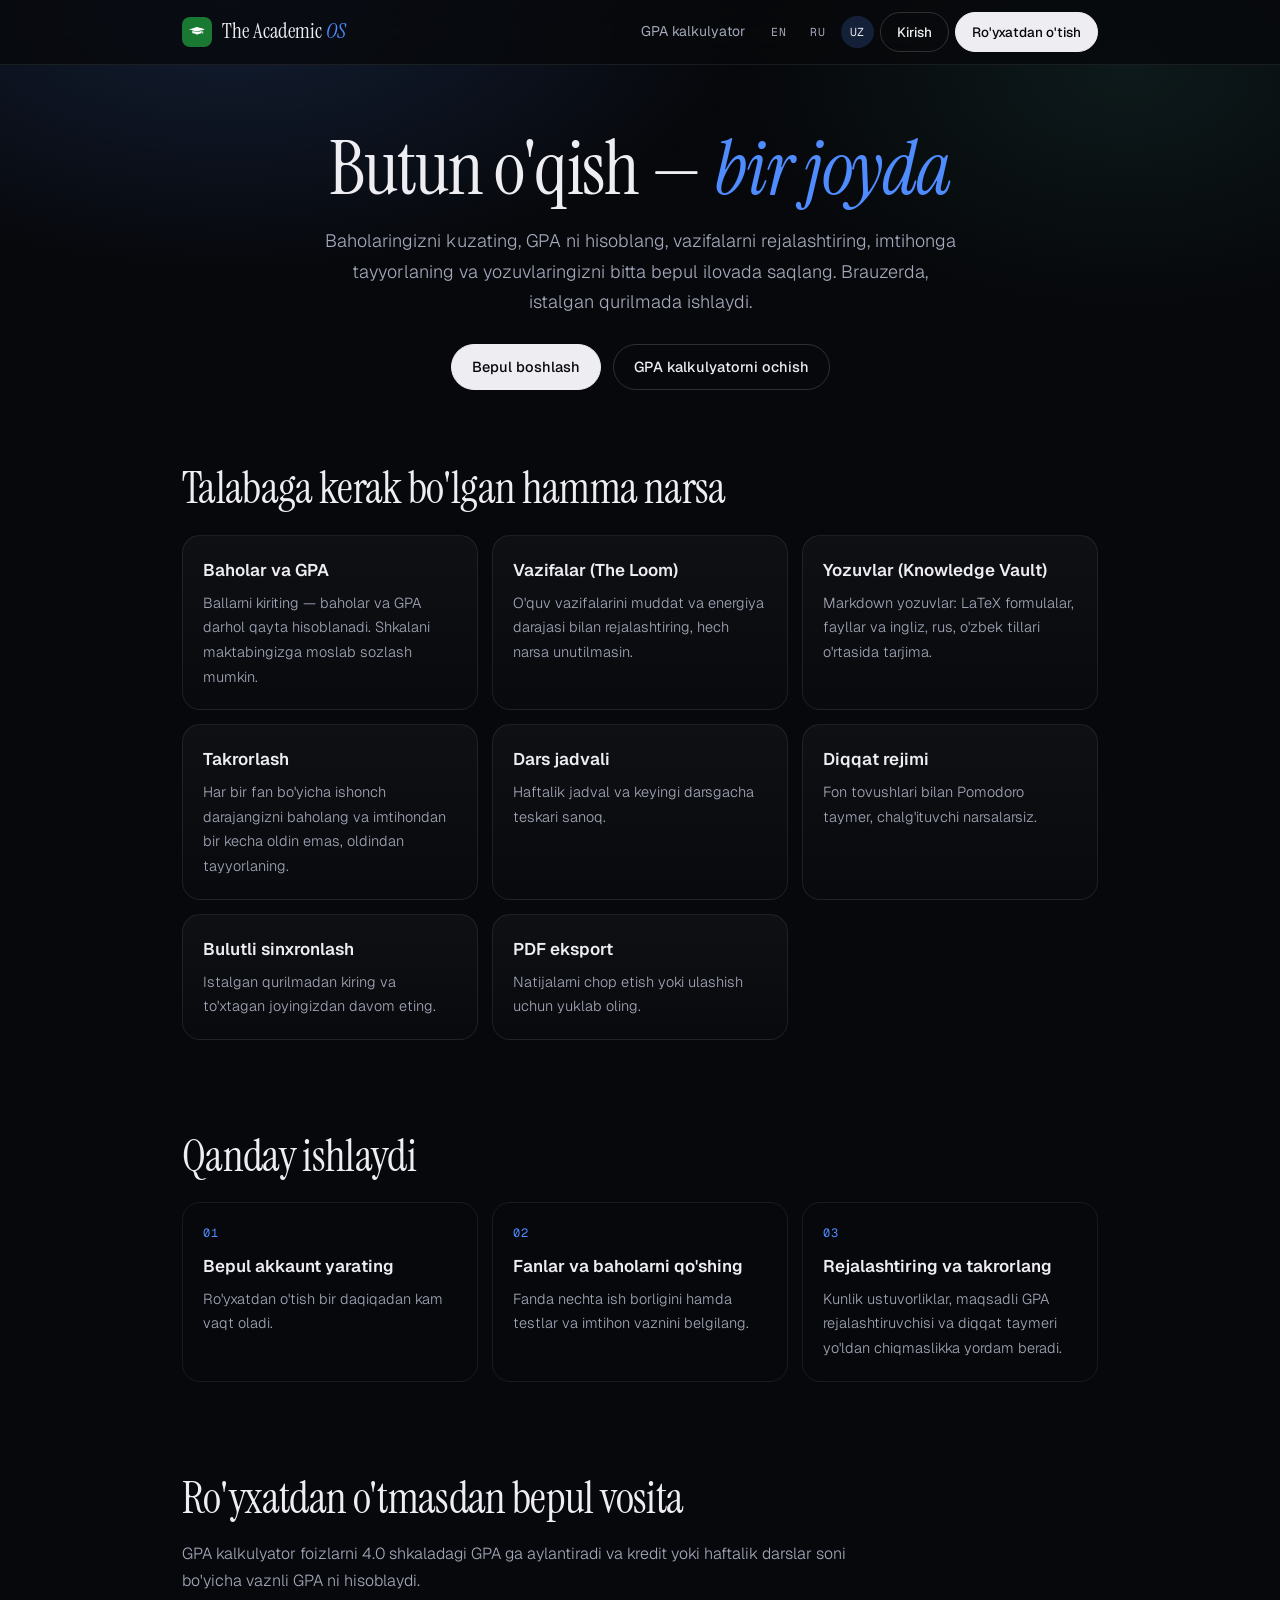
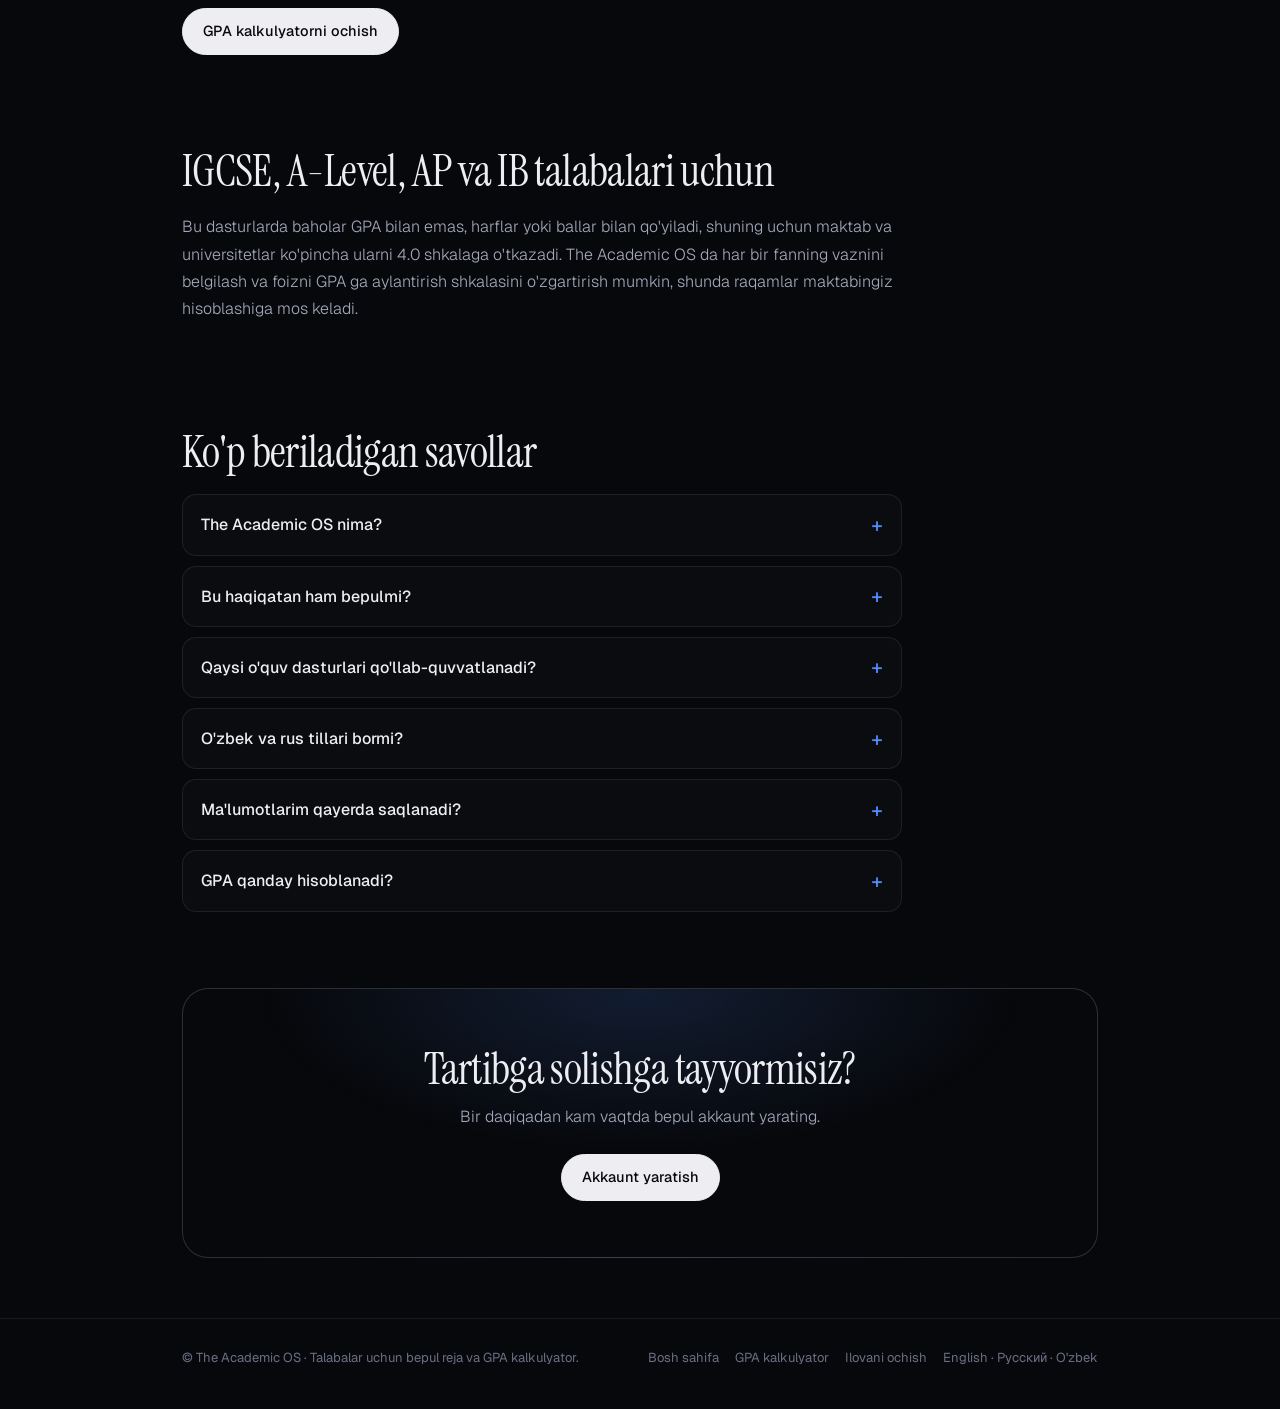
<file: uz/index.html>
<!DOCTYPE html>
<html lang="uz">
<head>
<meta charset="UTF-8"/>
<meta name="viewport" content="width=device-width, initial-scale=1"/>
<title>GPA kalkulyator va talabalar uchun reja — The Academic OS</title>
<meta name="description" content="Talabalar uchun bepul reja: baholar va GPA, vazifalar, formulali yozuvlar, dars jadvali, takrorlash va diqqat taymeri. IGCSE, A-Level, AP va IB uchun."/>
<meta name="robots" content="index,follow,max-image-preview:large,max-snippet:-1"/>
<meta name="theme-color" content="#07080b"/>
<link rel="canonical" href="https://academicos.me/uz/"/>
<link rel="alternate" hreflang="en" href="https://academicos.me/"/>
<link rel="alternate" hreflang="ru" href="https://academicos.me/ru/"/>
<link rel="alternate" hreflang="uz" href="https://academicos.me/uz/"/>
<link rel="alternate" hreflang="x-default" href="https://academicos.me/"/>
<meta property="og:type" content="website"/>
<meta property="og:site_name" content="The Academic OS"/>
<meta property="og:title" content="GPA kalkulyator va talabalar uchun reja — The Academic OS"/>
<meta property="og:description" content="Talabalar uchun bepul reja: baholar va GPA, vazifalar, formulali yozuvlar, dars jadvali, takrorlash va diqqat taymeri. IGCSE, A-Level, AP va IB uchun."/>
<meta property="og:url" content="https://academicos.me/uz/"/>
<meta property="og:image" content="https://academicos.me/og-image.png"/>
<meta property="og:image:width" content="1200"/>
<meta property="og:image:height" content="630"/>
<meta property="og:image:alt" content="The Academic OS: free GPA calculator and student planner"/>
<meta property="og:locale" content="uz_UZ"/><meta property="og:locale:alternate" content="en_US"/><meta property="og:locale:alternate" content="ru_RU"/>
<meta name="twitter:card" content="summary_large_image"/>
<meta name="twitter:title" content="GPA kalkulyator va talabalar uchun reja — The Academic OS"/>
<meta name="twitter:description" content="Talabalar uchun bepul reja: baholar va GPA, vazifalar, formulali yozuvlar, dars jadvali, takrorlash va diqqat taymeri. IGCSE, A-Level, AP va IB uchun."/>
<meta name="twitter:image" content="https://academicos.me/og-image.png"/>
<link rel="icon" type="image/svg+xml" href="/logo.svg"/>
<link rel="icon" type="image/png" sizes="512x512" href="/favicon.png"/>
<link rel="apple-touch-icon" href="/apple-touch-icon.png"/>
<link rel="preconnect" href="https://fonts.googleapis.com"/>
<link rel="preconnect" href="https://fonts.gstatic.com" crossorigin/>
<link rel="preload" as="style" href="https://fonts.googleapis.com/css2?family=Geist:wght@300;400;500;600&family=Geist+Mono:wght@400;500&family=Instrument+Serif:ital@0;1&display=swap" onload="this.onload=null;this.rel='stylesheet'"/>
<noscript><link rel="stylesheet" href="https://fonts.googleapis.com/css2?family=Geist:wght@300;400;500;600&family=Geist+Mono:wght@400;500&family=Instrument+Serif:ital@0;1&display=swap"/></noscript>
<link rel="stylesheet" href="/css/site.css?v=2"/>
<script type="application/ld+json">
{
 "@context": "https://schema.org",
 "@graph": [
  {
   "@type": "SoftwareApplication",
   "@id": "https://academicos.me/uz/#app",
   "name": "The Academic OS",
   "url": "https://academicos.me/uz/",
   "applicationCategory": "EducationalApplication",
   "operatingSystem": "Web",
   "inLanguage": "uz",
   "description": "Talabalar uchun bepul reja: baholar va GPA, vazifalar, formulali yozuvlar, dars jadvali, takrorlash va diqqat taymeri. IGCSE, A-Level, AP va IB uchun.",
   "offers": {
    "@type": "Offer",
    "price": "0",
    "priceCurrency": "USD"
   },
   "featureList": [
    "Baholar va GPA",
    "Vazifalar (The Loom)",
    "Yozuvlar (Knowledge Vault)",
    "Takrorlash",
    "Dars jadvali",
    "Diqqat rejimi",
    "Bulutli sinxronlash",
    "PDF eksport"
   ],
   "image": "https://academicos.me/og-image.png"
  },
  {
   "@type": "FAQPage",
   "mainEntity": [
    {
     "@type": "Question",
     "name": "The Academic OS nima?",
     "acceptedAnswer": {
      "@type": "Answer",
      "text": "Bu baholar, GPA, vazifalar, yozuvlar, dars jadvali, takrorlash rejasi va diqqat taymerini bir joyga jamlagan bepul veb-ilova. Brauzerda istalgan qurilmada ishlaydi, hech narsa o'rnatish shart emas."
     }
    },
    {
     "@type": "Question",
     "name": "Bu haqiqatan ham bepulmi?",
     "acceptedAnswer": {
      "@type": "Answer",
      "text": "Ha. Ro'yxatdan o'tish va barcha vositalar bepul."
     }
    },
    {
     "@type": "Question",
     "name": "Qaysi o'quv dasturlari qo'llab-quvvatlanadi?",
     "acceptedAnswer": {
      "@type": "Answer",
      "text": "Ilova IGCSE, A-Level (AS/A2), AP, IB va milliy dasturlar uchun mo'ljallangan. Fandagi ishlar sonini va testlarning imtihonga nisbatan vaznini o'zingiz belgilaysiz, foizni GPA ga aylantirish shkalasini esa maktabingizga moslab o'zgartirish mumkin."
     }
    },
    {
     "@type": "Question",
     "name": "O'zbek va rus tillari bormi?",
     "acceptedAnswer": {
      "@type": "Answer",
      "text": "Yozuvlarni ingliz, rus va o'zbek tillari o'rtasida tarjima qilish mumkin, bu sayt esa uchala tilda ham mavjud."
     }
    },
    {
     "@type": "Question",
     "name": "Ma'lumotlarim qayerda saqlanadi?",
     "acceptedAnswer": {
      "@type": "Answer",
      "text": "Ma'lumotlar bulutdagi akkauntingizda saqlanadi, shuning uchun qurilmalar o'rtasida sinxronlanadi, nusxasi esa brauzerda qoladi. Zaxira nusxani istalgan vaqt yuklab olish mumkin."
     }
    },
    {
     "@type": "Question",
     "name": "GPA qanday hisoblanadi?",
     "acceptedAnswer": {
      "@type": "Answer",
      "text": "Har bir fan bo'yicha foiz o'zgartirish mumkin bo'lgan shkala asosida ballarga aylantiriladi (standart: 90% va undan yuqori — 4,0, 80% — 3,7, 70% — 3,3, 60% — 3,0, 50% — 2,0). Oddiy GPA — oddiy o'rtacha, vaznli GPA da esa har bir fan haftalik darslar soni bo'yicha vazn bilan hisobga olinadi."
     }
    }
   ]
  }
 ]
}
</script>
</head><body>
<a class="sr" href="#main">Kontentga o'tish</a>
<header class="site-h"><div class="wrap in">
<a class="brand" href="/uz/" aria-label="The Academic OS — Bosh sahifa"><img src="/logo.svg" width="30" height="30" alt=""/><span>The Academic <b>OS</b></span></a>
<nav class="nav" aria-label="Til">
<a href="/uz/gpa-calculator">GPA kalkulyator</a><a class="lang" href="/" hreflang="en" lang="en">EN</a><a class="lang" href="/ru/" hreflang="ru" lang="ru">RU</a><a class="lang" href="/uz/" hreflang="uz" lang="uz" aria-current="true">UZ</a>
<a class="btn" href="/app.html">Kirish</a><a class="btn p" href="/app.html#signup">Ro'yxatdan o'tish</a>
</nav></div></header>

<main id="main">
<div class="wrap">
<div class="hero"><h1>Butun o'qish — <em>bir joyda</em></h1><p class="lede">Baholaringizni kuzating, GPA ni hisoblang, vazifalarni rejalashtiring, imtihonga tayyorlaning va yozuvlaringizni bitta bepul ilovada saqlang. Brauzerda, istalgan qurilmada ishlaydi.</p>
<div class="cta"><a class="btn p" href="/app.html#signup">Bepul boshlash</a><a class="btn" href="/uz/gpa-calculator">GPA kalkulyatorni ochish</a></div></div>
<section aria-labelledby="f"><h2 id="f">Talabaga kerak bo'lgan hamma narsa</h2><div class="grid"><div class="card"><h3>Baholar va GPA</h3><p>Ballarni kiriting — baholar va GPA darhol qayta hisoblanadi. Shkalani maktabingizga moslab sozlash mumkin.</p></div><div class="card"><h3>Vazifalar (The Loom)</h3><p>O'quv vazifalarini muddat va energiya darajasi bilan rejalashtiring, hech narsa unutilmasin.</p></div><div class="card"><h3>Yozuvlar (Knowledge Vault)</h3><p>Markdown yozuvlar: LaTeX formulalar, fayllar va ingliz, rus, o'zbek tillari o'rtasida tarjima.</p></div><div class="card"><h3>Takrorlash</h3><p>Har bir fan bo'yicha ishonch darajangizni baholang va imtihondan bir kecha oldin emas, oldindan tayyorlaning.</p></div><div class="card"><h3>Dars jadvali</h3><p>Haftalik jadval va keyingi darsgacha teskari sanoq.</p></div><div class="card"><h3>Diqqat rejimi</h3><p>Fon tovushlari bilan Pomodoro taymer, chalg'ituvchi narsalarsiz.</p></div><div class="card"><h3>Bulutli sinxronlash</h3><p>Istalgan qurilmadan kiring va to'xtagan joyingizdan davom eting.</p></div><div class="card"><h3>PDF eksport</h3><p>Natijalarni chop etish yoki ulashish uchun yuklab oling.</p></div></div></section>
<section aria-labelledby="h"><h2 id="h">Qanday ishlaydi</h2><ol class="steps"><li><h3>Bepul akkaunt yarating</h3><p>Ro'yxatdan o'tish bir daqiqadan kam vaqt oladi.</p></li><li><h3>Fanlar va baholarni qo'shing</h3><p>Fanda nechta ish borligini hamda testlar va imtihon vaznini belgilang.</p></li><li><h3>Rejalashtiring va takrorlang</h3><p>Kunlik ustuvorliklar, maqsadli GPA rejalashtiruvchisi va diqqat taymeri yo'ldan chiqmaslikka yordam beradi.</p></li></ol></section>
<section aria-labelledby="t"><h2 id="t">Ro'yxatdan o'tmasdan bepul vosita</h2><div class="prose"><p>GPA kalkulyator foizlarni 4.0 shkaladagi GPA ga aylantiradi va kredit yoki haftalik darslar soni bo'yicha vaznli GPA ni hisoblaydi.</p><a class="btn p" href="/uz/gpa-calculator">GPA kalkulyatorni ochish</a></div></section>
<section aria-labelledby="b"><h2 id="b">IGCSE, A-Level, AP va IB talabalari uchun</h2><div class="prose"><p>Bu dasturlarda baholar GPA bilan emas, harflar yoki ballar bilan qo'yiladi, shuning uchun maktab va universitetlar ko'pincha ularni 4.0 shkalaga o'tkazadi. The Academic OS da har bir fanning vaznini belgilash va foizni GPA ga aylantirish shkalasini o'zgartirish mumkin, shunda raqamlar maktabingiz hisoblashiga mos keladi.</p></div></section>
<section aria-labelledby="q"><h2 id="q">Ko'p beriladigan savollar</h2><div class="prose"><details><summary>The Academic OS nima?</summary><p>Bu baholar, GPA, vazifalar, yozuvlar, dars jadvali, takrorlash rejasi va diqqat taymerini bir joyga jamlagan bepul veb-ilova. Brauzerda istalgan qurilmada ishlaydi, hech narsa o'rnatish shart emas.</p></details>
<details><summary>Bu haqiqatan ham bepulmi?</summary><p>Ha. Ro'yxatdan o'tish va barcha vositalar bepul.</p></details>
<details><summary>Qaysi o'quv dasturlari qo'llab-quvvatlanadi?</summary><p>Ilova IGCSE, A-Level (AS/A2), AP, IB va milliy dasturlar uchun mo'ljallangan. Fandagi ishlar sonini va testlarning imtihonga nisbatan vaznini o'zingiz belgilaysiz, foizni GPA ga aylantirish shkalasini esa maktabingizga moslab o'zgartirish mumkin.</p></details>
<details><summary>O'zbek va rus tillari bormi?</summary><p>Yozuvlarni ingliz, rus va o'zbek tillari o'rtasida tarjima qilish mumkin, bu sayt esa uchala tilda ham mavjud.</p></details>
<details><summary>Ma'lumotlarim qayerda saqlanadi?</summary><p>Ma'lumotlar bulutdagi akkauntingizda saqlanadi, shuning uchun qurilmalar o'rtasida sinxronlanadi, nusxasi esa brauzerda qoladi. Zaxira nusxani istalgan vaqt yuklab olish mumkin.</p></details>
<details><summary>GPA qanday hisoblanadi?</summary><p>Har bir fan bo'yicha foiz o'zgartirish mumkin bo'lgan shkala asosida ballarga aylantiriladi (standart: 90% va undan yuqori — 4,0, 80% — 3,7, 70% — 3,3, 60% — 3,0, 50% — 2,0). Oddiy GPA — oddiy o'rtacha, vaznli GPA da esa har bir fan haftalik darslar soni bo'yicha vazn bilan hisobga olinadi.</p></details></div></section>
<div class="band"><h2>Tartibga solishga tayyormisiz?</h2><p>Bir daqiqadan kam vaqtda bepul akkaunt yarating.</p><a class="btn p" href="/app.html#signup">Akkaunt yaratish</a></div>
</div></main>
<footer class="site-f"><div class="wrap in">
<div>© The Academic OS · Talabalar uchun bepul reja va GPA kalkulyator.</div>
<nav aria-label="Pastki menyu"><a href="/uz/">Bosh sahifa</a><a href="/uz/gpa-calculator">GPA kalkulyator</a><a href="/app.html">Ilovani ochish</a><span><a href="/" hreflang="en" lang="en">English</a> · <a href="/ru/" hreflang="ru" lang="ru">Русский</a> · <a href="/uz/" hreflang="uz" lang="uz">O'zbek</a></span></nav>
</div></footer>
</body>
</html>
</file>
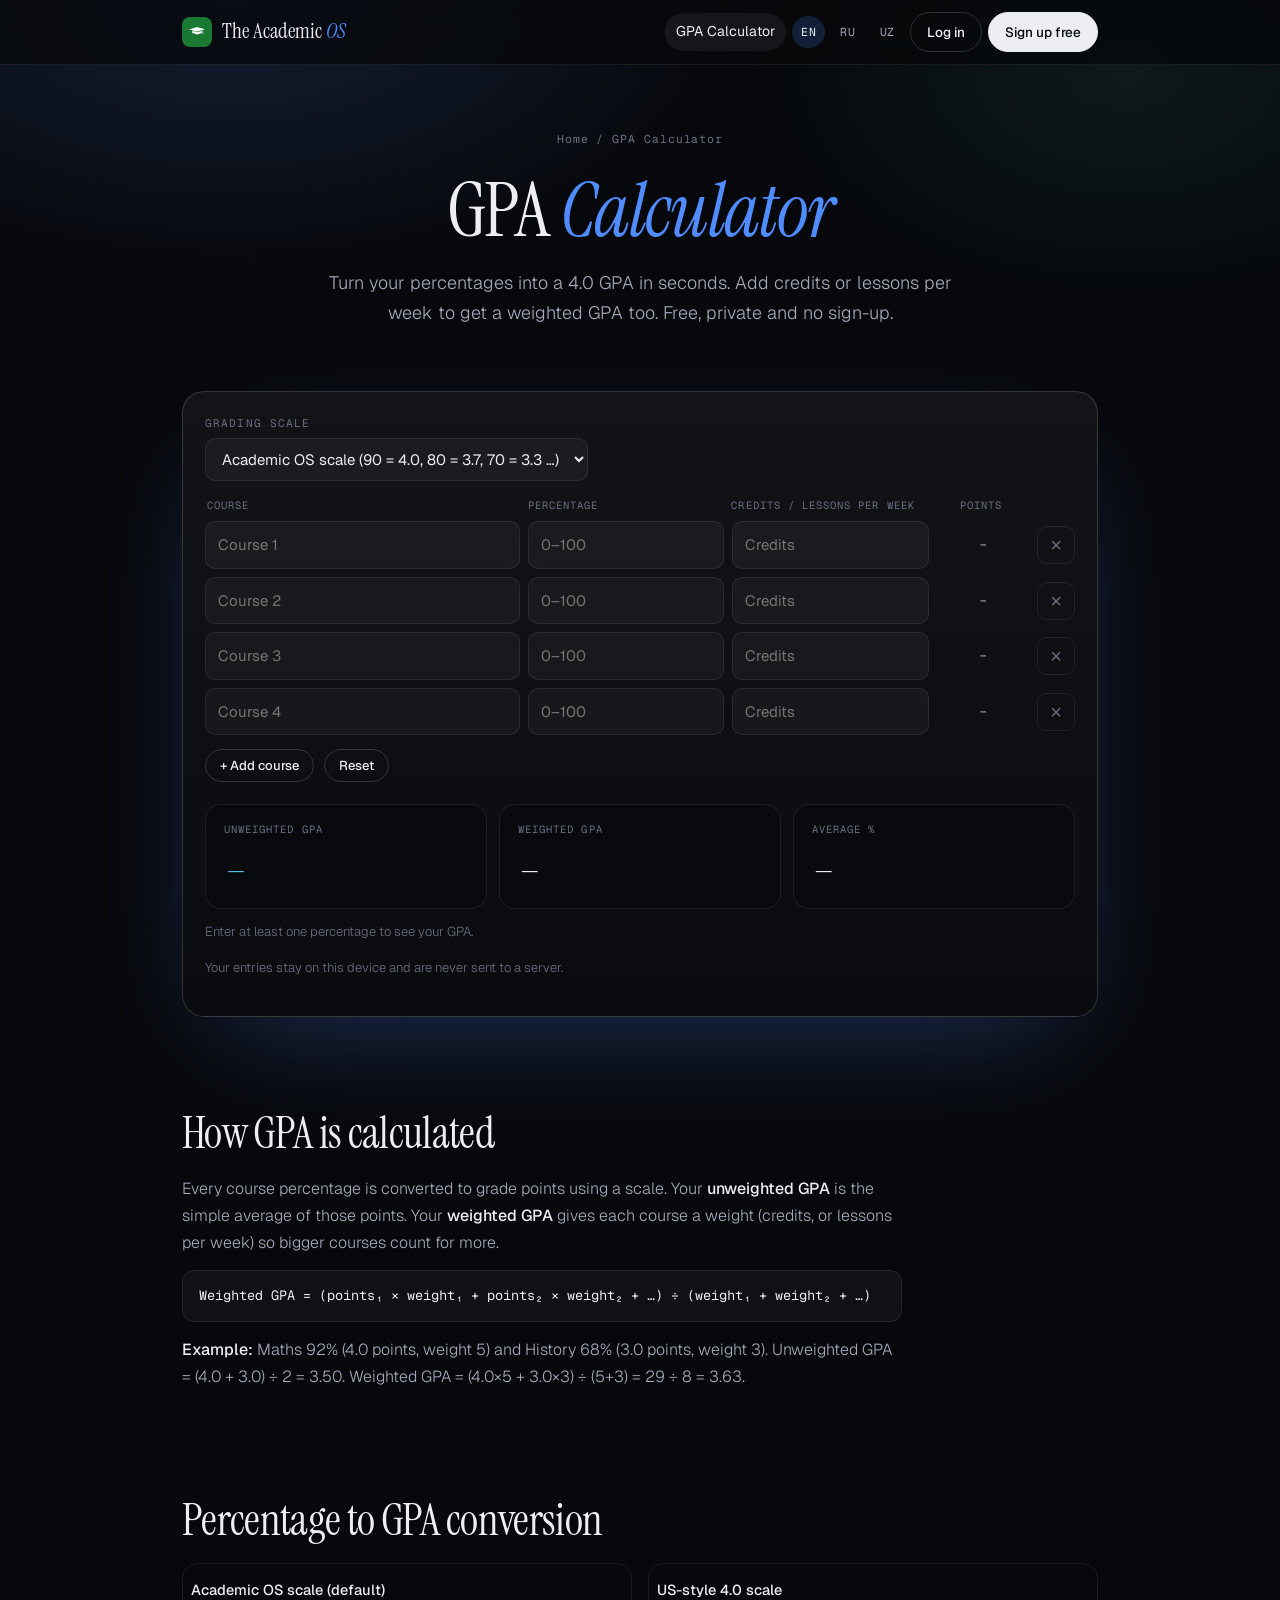
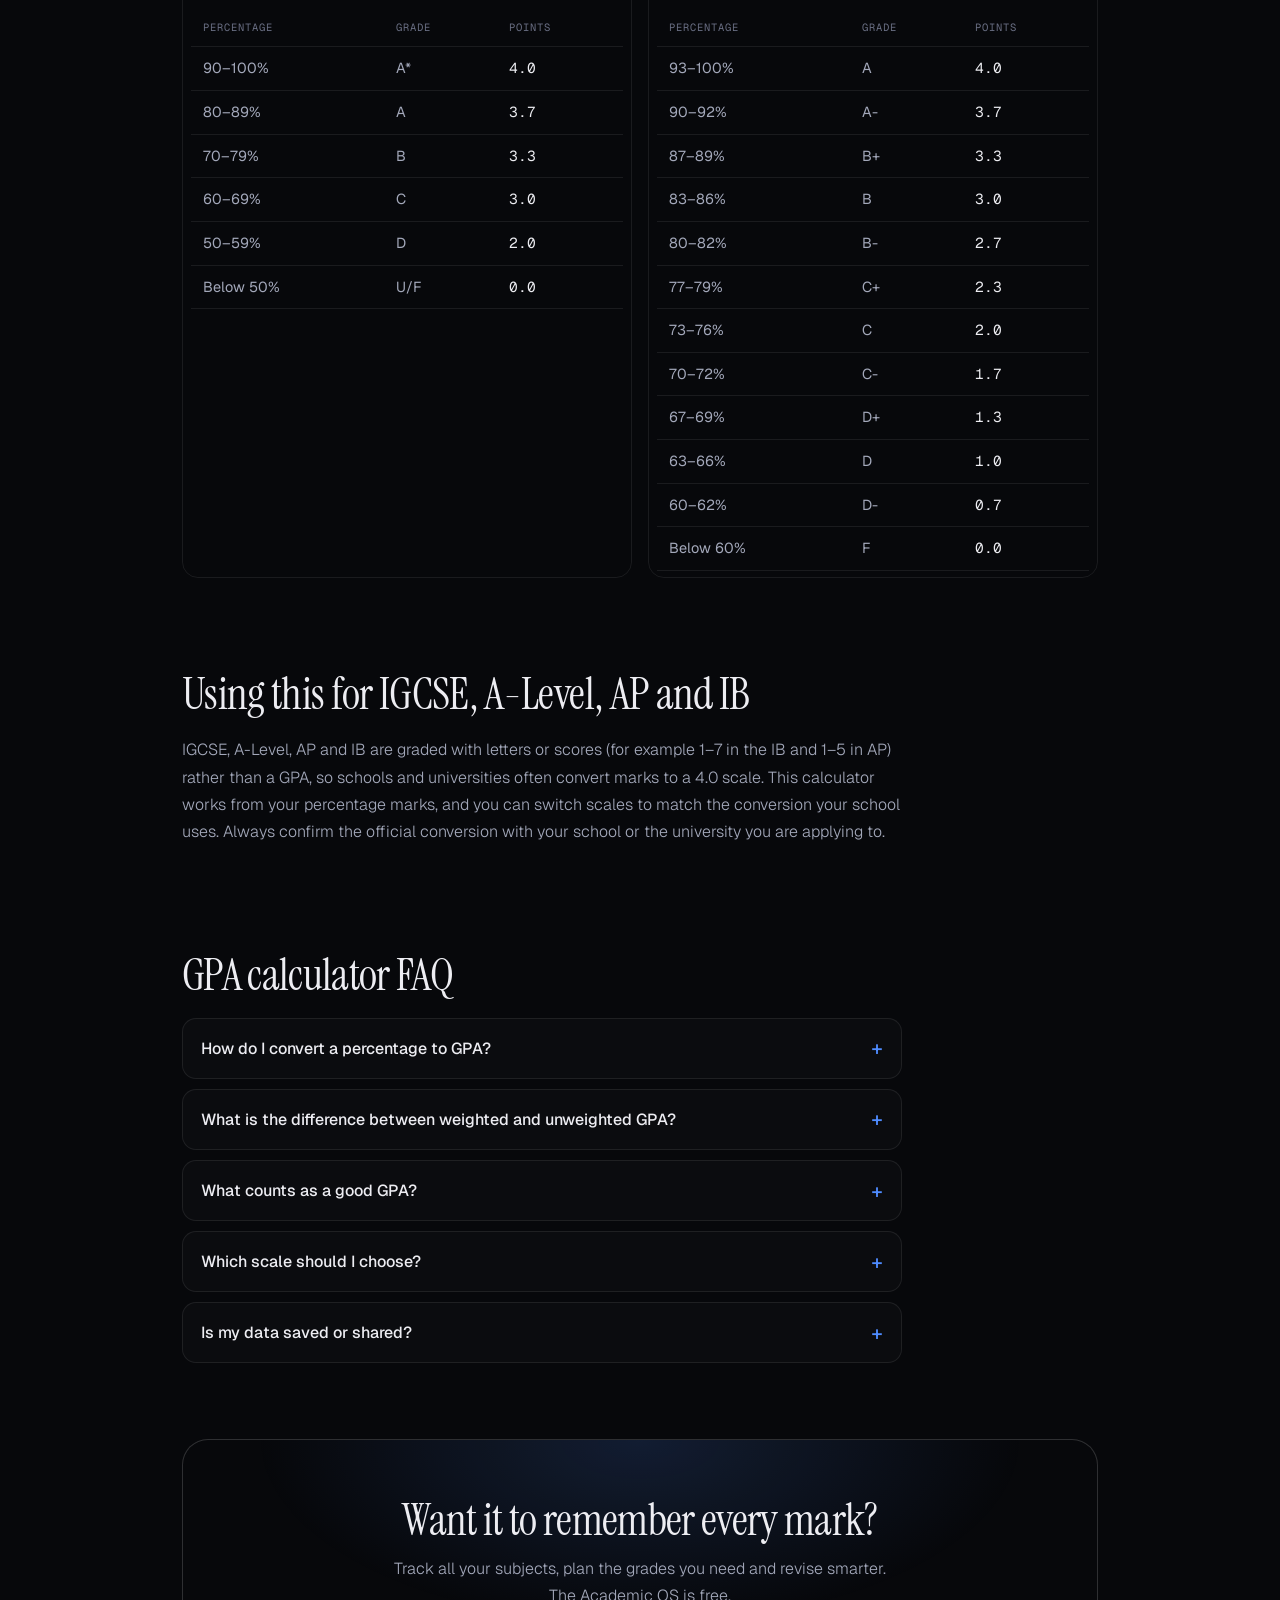
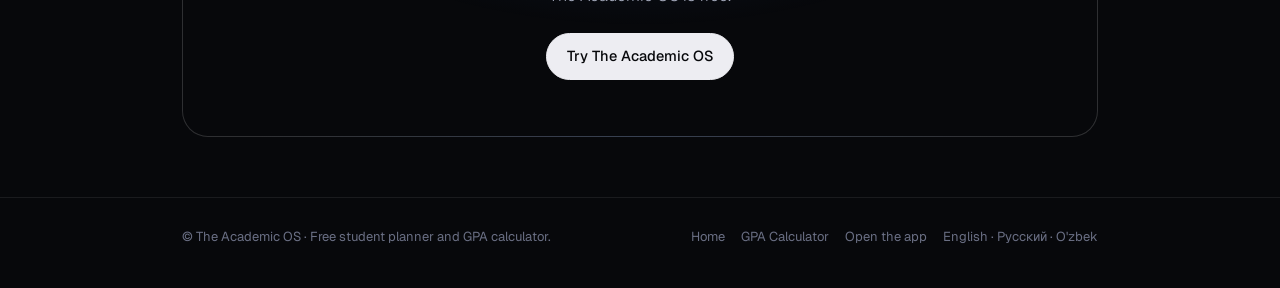
<file: gpa-calculator.html>
<!DOCTYPE html>
<html lang="en">
<head>
<meta charset="UTF-8"/>
<meta name="viewport" content="width=device-width, initial-scale=1"/>
<title>Free GPA Calculator: Percentage to GPA (IGCSE, A-Level, AP)</title>
<meta name="description" content="Free GPA calculator. Enter your percentages, add credits or lessons per week and get your unweighted and weighted GPA on a 4.0 scale. No sign-up needed."/>
<meta name="robots" content="index,follow,max-image-preview:large,max-snippet:-1"/>
<meta name="theme-color" content="#07080b"/>
<link rel="canonical" href="https://academicos.me/gpa-calculator"/>
<link rel="alternate" hreflang="en" href="https://academicos.me/gpa-calculator"/>
<link rel="alternate" hreflang="ru" href="https://academicos.me/ru/gpa-calculator"/>
<link rel="alternate" hreflang="uz" href="https://academicos.me/uz/gpa-calculator"/>
<link rel="alternate" hreflang="x-default" href="https://academicos.me/gpa-calculator"/>
<meta property="og:type" content="website"/>
<meta property="og:site_name" content="The Academic OS"/>
<meta property="og:title" content="Free GPA Calculator: Percentage to GPA (IGCSE, A-Level, AP)"/>
<meta property="og:description" content="Free GPA calculator. Enter your percentages, add credits or lessons per week and get your unweighted and weighted GPA on a 4.0 scale. No sign-up needed."/>
<meta property="og:url" content="https://academicos.me/gpa-calculator"/>
<meta property="og:image" content="https://academicos.me/og-image.png"/>
<meta property="og:image:width" content="1200"/>
<meta property="og:image:height" content="630"/>
<meta property="og:image:alt" content="The Academic OS: free GPA calculator and student planner"/>
<meta property="og:locale" content="en_US"/><meta property="og:locale:alternate" content="ru_RU"/><meta property="og:locale:alternate" content="uz_UZ"/>
<meta name="twitter:card" content="summary_large_image"/>
<meta name="twitter:title" content="Free GPA Calculator: Percentage to GPA (IGCSE, A-Level, AP)"/>
<meta name="twitter:description" content="Free GPA calculator. Enter your percentages, add credits or lessons per week and get your unweighted and weighted GPA on a 4.0 scale. No sign-up needed."/>
<meta name="twitter:image" content="https://academicos.me/og-image.png"/>
<link rel="icon" type="image/svg+xml" href="/logo.svg"/>
<link rel="icon" type="image/png" sizes="512x512" href="/favicon.png"/>
<link rel="apple-touch-icon" href="/apple-touch-icon.png"/>
<link rel="preconnect" href="https://fonts.googleapis.com"/>
<link rel="preconnect" href="https://fonts.gstatic.com" crossorigin/>
<link rel="preload" as="style" href="https://fonts.googleapis.com/css2?family=Geist:wght@300;400;500;600&family=Geist+Mono:wght@400;500&family=Instrument+Serif:ital@0;1&display=swap" onload="this.onload=null;this.rel='stylesheet'"/>
<noscript><link rel="stylesheet" href="https://fonts.googleapis.com/css2?family=Geist:wght@300;400;500;600&family=Geist+Mono:wght@400;500&family=Instrument+Serif:ital@0;1&display=swap"/></noscript>
<link rel="stylesheet" href="/css/site.css?v=2"/>
<script type="application/ld+json">
{
 "@context": "https://schema.org",
 "@graph": [
  {
   "@type": "WebApplication",
   "@id": "https://academicos.me/gpa-calculator#tool",
   "name": "GPA Calculator",
   "url": "https://academicos.me/gpa-calculator",
   "applicationCategory": "EducationalApplication",
   "operatingSystem": "Any",
   "inLanguage": "en",
   "description": "Free GPA calculator. Enter your percentages, add credits or lessons per week and get your unweighted and weighted GPA on a 4.0 scale. No sign-up needed.",
   "offers": {
    "@type": "Offer",
    "price": "0",
    "priceCurrency": "USD"
   },
   "image": "https://academicos.me/og-image.png",
   "isPartOf": {
    "@type": "WebSite",
    "name": "The Academic OS",
    "url": "https://academicos.me/"
   }
  },
  {
   "@type": "BreadcrumbList",
   "itemListElement": [
    {
     "@type": "ListItem",
     "position": 1,
     "name": "Home",
     "item": "https://academicos.me/"
    },
    {
     "@type": "ListItem",
     "position": 2,
     "name": "GPA Calculator",
     "item": "https://academicos.me/gpa-calculator"
    }
   ]
  },
  {
   "@type": "FAQPage",
   "mainEntity": [
    {
     "@type": "Question",
     "name": "How do I convert a percentage to GPA?",
     "acceptedAnswer": {
      "@type": "Answer",
      "text": "Find the range your percentage falls in on the conversion table and read off the grade points. With the default scale, 90–100% is 4.0, 80–89% is 3.7, 70–79% is 3.3, 60–69% is 3.0 and 50–59% is 2.0."
     }
    },
    {
     "@type": "Question",
     "name": "What is the difference between weighted and unweighted GPA?",
     "acceptedAnswer": {
      "@type": "Answer",
      "text": "Unweighted GPA is the plain average of your course points. Weighted GPA gives each course a weight, such as credits or lessons per week, so courses with a bigger weight affect the result more."
     }
    },
    {
     "@type": "Question",
     "name": "What counts as a good GPA?",
     "acceptedAnswer": {
      "@type": "Answer",
      "text": "It depends on your school and goals. Many universities look for roughly 3.0 or higher, and competitive programmes often expect 3.5 or above, but requirements vary, so check the specific institution."
     }
    },
    {
     "@type": "Question",
     "name": "Which scale should I choose?",
     "acceptedAnswer": {
      "@type": "Answer",
      "text": "Choose the scale your school or university uses. If you are unsure, use the default scale and confirm the official conversion with your school."
     }
    },
    {
     "@type": "Question",
     "name": "Is my data saved or shared?",
     "acceptedAnswer": {
      "@type": "Answer",
      "text": "The calculation runs entirely in your browser. Your entries are kept on your own device so you can come back later, and they are not sent to our servers."
     }
    }
   ]
  }
 ]
}
</script>
</head><body>
<a class="sr" href="#main">Skip to content</a>
<header class="site-h"><div class="wrap in">
<a class="brand" href="/" aria-label="The Academic OS — Home"><img src="/logo.svg" width="30" height="30" alt=""/><span>The Academic <b>OS</b></span></a>
<nav class="nav" aria-label="Language">
<a href="/gpa-calculator" aria-current="page">GPA Calculator</a><a class="lang" href="/gpa-calculator" hreflang="en" lang="en" aria-current="true">EN</a><a class="lang" href="/ru/gpa-calculator" hreflang="ru" lang="ru">RU</a><a class="lang" href="/uz/gpa-calculator" hreflang="uz" lang="uz">UZ</a>
<a class="btn" href="/app.html">Log in</a><a class="btn p" href="/app.html#signup">Sign up free</a>
</nav></div></header>

<main id="main">
<div class="wrap">
<div class="hero"><nav class="crumbs" aria-label="Breadcrumb"><a href="/">Home</a> / <span>GPA Calculator</span></nav><h1>GPA <em>Calculator</em></h1><p class="lede">Turn your percentages into a 4.0 GPA in seconds. Add credits or lessons per week to get a weighted GPA too. Free, private and no sign-up.</p></div>
<section class="calc-sec" aria-label="GPA Calculator" style="padding-top:8px">
<div class="calc">
<div class="calc-top"><label for="scale">Grading scale<select id="scale"><option value="aos">Academic OS scale (90 = 4.0, 80 = 3.7, 70 = 3.3 …)</option><option value="us">US-style 4.0 scale (A = 93+, A- = 90+ …)</option></select></label></div>
<div class="row-h" aria-hidden="true"><span>Course</span><span>Percentage</span><span>Credits / lessons per week</span><span style="text-align:center">Points</span><span></span></div>
<div class="rows" id="rows"></div>
<noscript><p>This calculator needs JavaScript. You can still read how GPA is calculated and use the conversion tables below.</p></noscript>
<div class="calc-actions"><button class="btn sm" id="add" type="button">+ Add course</button><button class="btn sm" id="reset" type="button">Reset</button></div>
<div class="result" role="status" aria-live="polite">
<div class="stat main"><span class="k">Unweighted GPA</span><b id="r-uw">–</b></div>
<div class="stat"><span class="k">Weighted GPA</span><b id="r-wt">–</b></div>
<div class="stat"><span class="k">Average %</span><b id="r-avg">–</b></div>
</div>
<p class="hint" id="r-note"></p><p class="hint">Your entries stay on this device and are never sent to a server.</p>
</div></section>
<section aria-labelledby="how"><h2 id="how">How GPA is calculated</h2><div class="prose"><p>Every course percentage is converted to grade points using a scale. Your <strong>unweighted GPA</strong> is the simple average of those points. Your <strong>weighted GPA</strong> gives each course a weight (credits, or lessons per week) so bigger courses count for more.</p><div class="formula">Weighted GPA = (points₁ × weight₁ + points₂ × weight₂ + …) ÷ (weight₁ + weight₂ + …)</div><p><strong>Example:</strong> Maths 92% (4.0 points, weight 5) and History 68% (3.0 points, weight 3). Unweighted GPA = (4.0 + 3.0) ÷ 2 = 3.50. Weighted GPA = (4.0×5 + 3.0×3) ÷ (5+3) = 29 ÷ 8 = 3.63.</p></div></section>
<section aria-labelledby="tbl"><h2 id="tbl">Percentage to GPA conversion</h2><div class="tables"><div class="tw"><table><caption>Academic OS scale (default)</caption><thead><tr><th scope="col">Percentage</th><th scope="col">Grade</th><th scope="col">Points</th></tr></thead><tbody><tr><td>90–100%</td><td>A*</td><td>4.0</td></tr><tr><td>80–89%</td><td>A</td><td>3.7</td></tr><tr><td>70–79%</td><td>B</td><td>3.3</td></tr><tr><td>60–69%</td><td>C</td><td>3.0</td></tr><tr><td>50–59%</td><td>D</td><td>2.0</td></tr><tr><td>Below 50%</td><td>U/F</td><td>0.0</td></tr></tbody></table></div><div class="tw"><table><caption>US-style 4.0 scale</caption><thead><tr><th scope="col">Percentage</th><th scope="col">Grade</th><th scope="col">Points</th></tr></thead><tbody><tr><td>93–100%</td><td>A</td><td>4.0</td></tr><tr><td>90–92%</td><td>A-</td><td>3.7</td></tr><tr><td>87–89%</td><td>B+</td><td>3.3</td></tr><tr><td>83–86%</td><td>B</td><td>3.0</td></tr><tr><td>80–82%</td><td>B-</td><td>2.7</td></tr><tr><td>77–79%</td><td>C+</td><td>2.3</td></tr><tr><td>73–76%</td><td>C</td><td>2.0</td></tr><tr><td>70–72%</td><td>C-</td><td>1.7</td></tr><tr><td>67–69%</td><td>D+</td><td>1.3</td></tr><tr><td>63–66%</td><td>D</td><td>1.0</td></tr><tr><td>60–62%</td><td>D-</td><td>0.7</td></tr><tr><td>Below 60%</td><td>F</td><td>0.0</td></tr></tbody></table></div></div></section>
<section aria-labelledby="ig"><h2 id="ig">Using this for IGCSE, A-Level, AP and IB</h2><div class="prose"><p>IGCSE, A-Level, AP and IB are graded with letters or scores (for example 1–7 in the IB and 1–5 in AP) rather than a GPA, so schools and universities often convert marks to a 4.0 scale. This calculator works from your percentage marks, and you can switch scales to match the conversion your school uses. Always confirm the official conversion with your school or the university you are applying to.</p></div></section>
<section aria-labelledby="fq"><h2 id="fq">GPA calculator FAQ</h2><div class="prose"><details><summary>How do I convert a percentage to GPA?</summary><p>Find the range your percentage falls in on the conversion table and read off the grade points. With the default scale, 90–100% is 4.0, 80–89% is 3.7, 70–79% is 3.3, 60–69% is 3.0 and 50–59% is 2.0.</p></details>
<details><summary>What is the difference between weighted and unweighted GPA?</summary><p>Unweighted GPA is the plain average of your course points. Weighted GPA gives each course a weight, such as credits or lessons per week, so courses with a bigger weight affect the result more.</p></details>
<details><summary>What counts as a good GPA?</summary><p>It depends on your school and goals. Many universities look for roughly 3.0 or higher, and competitive programmes often expect 3.5 or above, but requirements vary, so check the specific institution.</p></details>
<details><summary>Which scale should I choose?</summary><p>Choose the scale your school or university uses. If you are unsure, use the default scale and confirm the official conversion with your school.</p></details>
<details><summary>Is my data saved or shared?</summary><p>The calculation runs entirely in your browser. Your entries are kept on your own device so you can come back later, and they are not sent to our servers.</p></details></div></section>
<div class="band"><h2>Want it to remember every mark?</h2><p>Track all your subjects, plan the grades you need and revise smarter. The Academic OS is free.</p><a class="btn p" href="/app.html#signup">Try The Academic OS</a></div>
</div></main>
<script src="/js/gpa-calc.js?v=1" defer></script>
<footer class="site-f"><div class="wrap in">
<div>© The Academic OS · Free student planner and GPA calculator.</div>
<nav aria-label="Footer"><a href="/">Home</a><a href="/gpa-calculator">GPA Calculator</a><a href="/app.html">Open the app</a><span><a href="/" hreflang="en" lang="en">English</a> · <a href="/ru/" hreflang="ru" lang="ru">Русский</a> · <a href="/uz/" hreflang="uz" lang="uz">O'zbek</a></span></nav>
</div></footer>
</body>
</html>
</file>
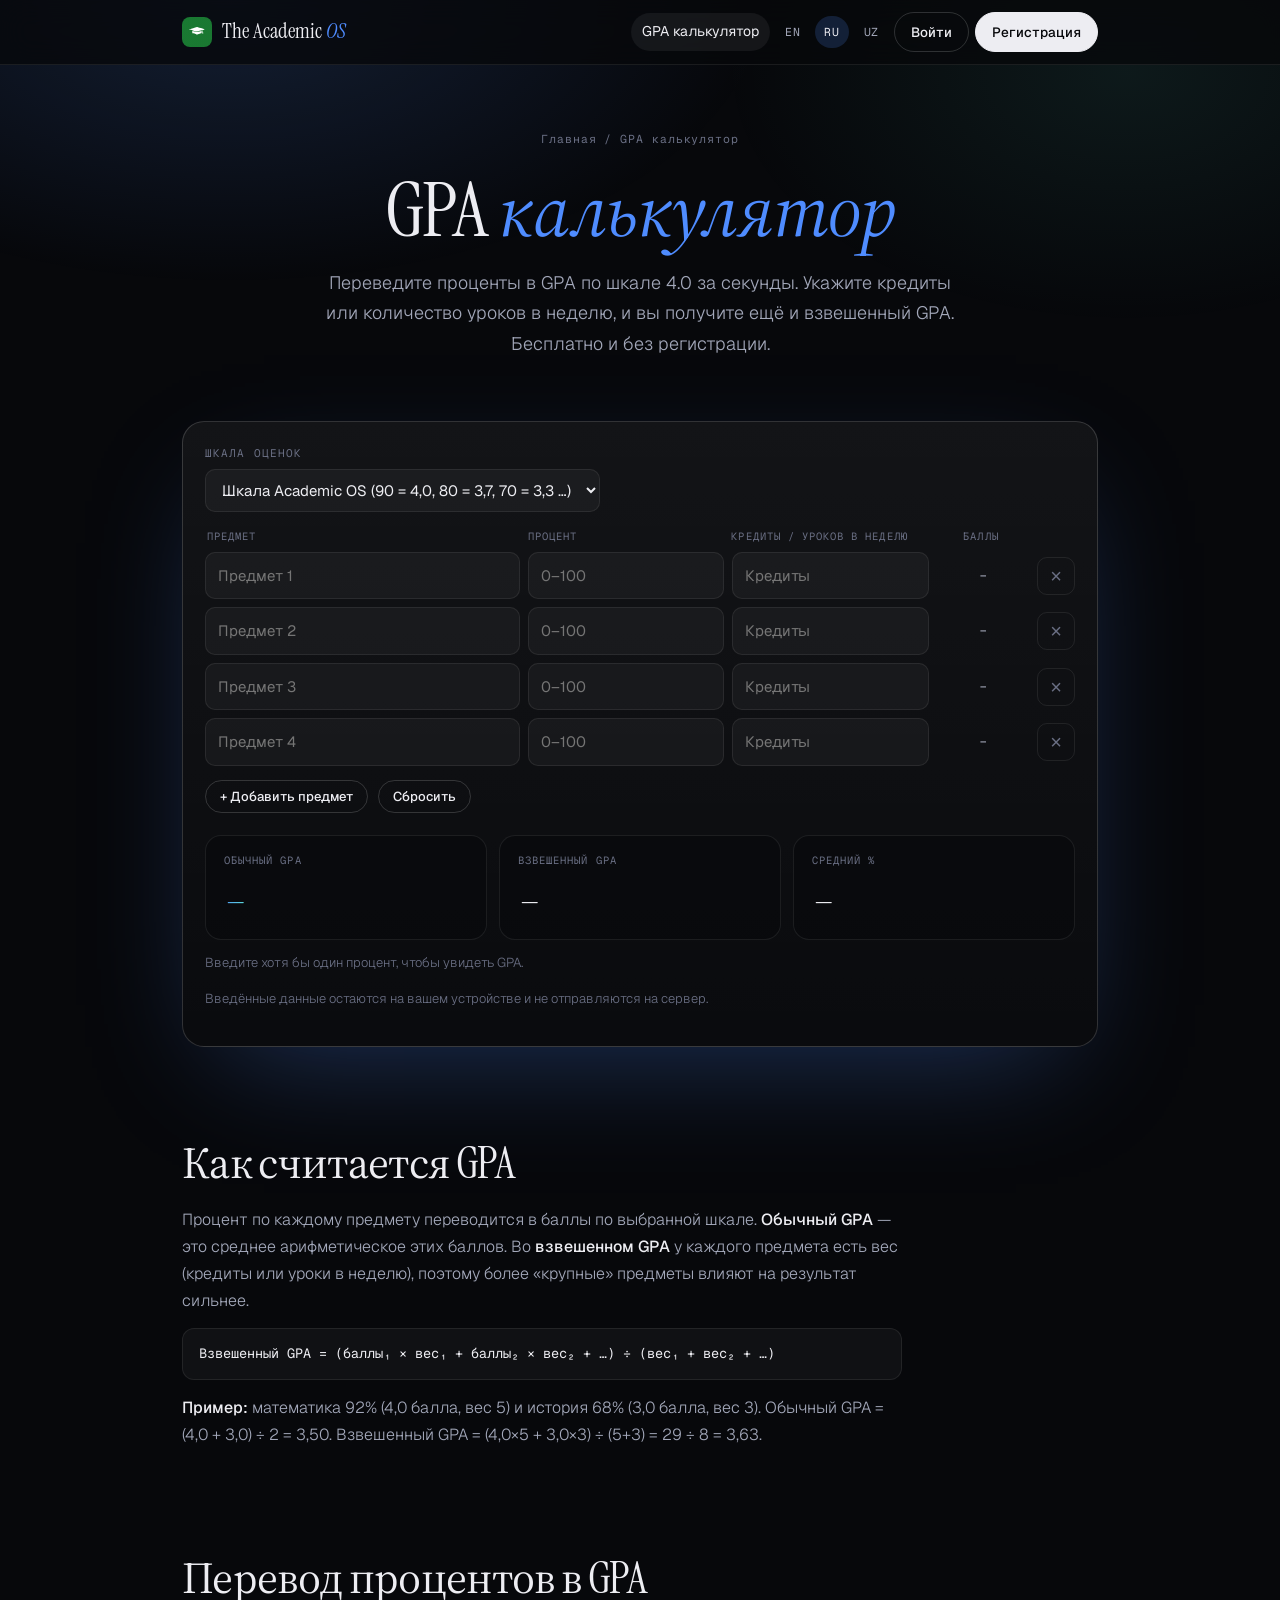
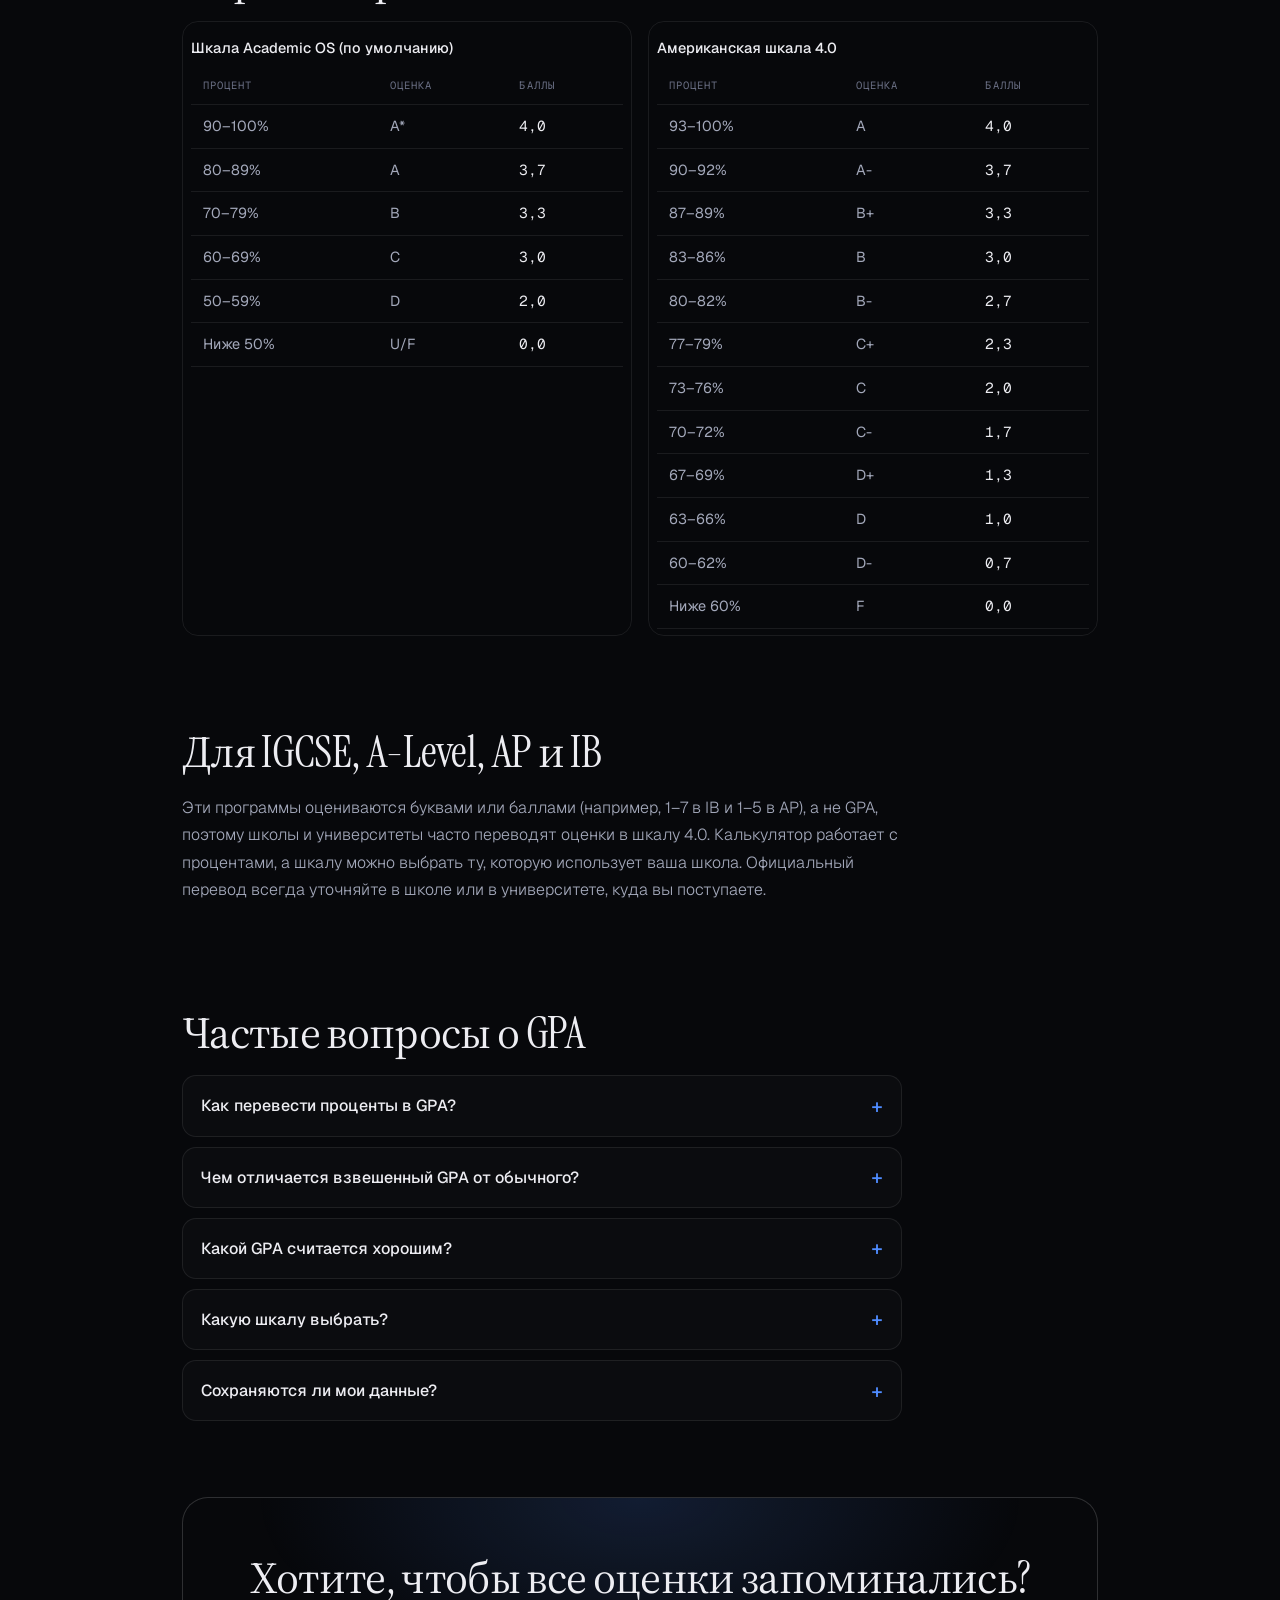
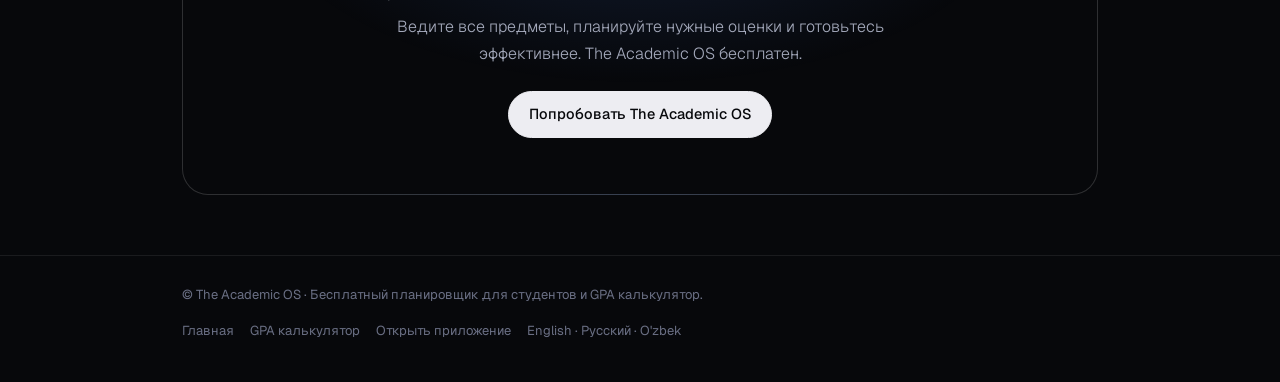
<file: ru/gpa-calculator.html>
<!DOCTYPE html>
<html lang="ru">
<head>
<meta charset="UTF-8"/>
<meta name="viewport" content="width=device-width, initial-scale=1"/>
<title>GPA калькулятор онлайн: проценты в GPA (IGCSE, A-Level, AP)</title>
<meta name="description" content="Бесплатный GPA калькулятор: введите оценки в процентах, добавьте кредиты или уроки в неделю и получите обычный и взвешенный GPA по шкале 4.0. Без регистрации."/>
<meta name="robots" content="index,follow,max-image-preview:large,max-snippet:-1"/>
<meta name="theme-color" content="#07080b"/>
<link rel="canonical" href="https://academicos.me/ru/gpa-calculator"/>
<link rel="alternate" hreflang="en" href="https://academicos.me/gpa-calculator"/>
<link rel="alternate" hreflang="ru" href="https://academicos.me/ru/gpa-calculator"/>
<link rel="alternate" hreflang="uz" href="https://academicos.me/uz/gpa-calculator"/>
<link rel="alternate" hreflang="x-default" href="https://academicos.me/gpa-calculator"/>
<meta property="og:type" content="website"/>
<meta property="og:site_name" content="The Academic OS"/>
<meta property="og:title" content="GPA калькулятор онлайн: проценты в GPA (IGCSE, A-Level, AP)"/>
<meta property="og:description" content="Бесплатный GPA калькулятор: введите оценки в процентах, добавьте кредиты или уроки в неделю и получите обычный и взвешенный GPA по шкале 4.0. Без регистрации."/>
<meta property="og:url" content="https://academicos.me/ru/gpa-calculator"/>
<meta property="og:image" content="https://academicos.me/og-image.png"/>
<meta property="og:image:width" content="1200"/>
<meta property="og:image:height" content="630"/>
<meta property="og:image:alt" content="The Academic OS: free GPA calculator and student planner"/>
<meta property="og:locale" content="ru_RU"/><meta property="og:locale:alternate" content="en_US"/><meta property="og:locale:alternate" content="uz_UZ"/>
<meta name="twitter:card" content="summary_large_image"/>
<meta name="twitter:title" content="GPA калькулятор онлайн: проценты в GPA (IGCSE, A-Level, AP)"/>
<meta name="twitter:description" content="Бесплатный GPA калькулятор: введите оценки в процентах, добавьте кредиты или уроки в неделю и получите обычный и взвешенный GPA по шкале 4.0. Без регистрации."/>
<meta name="twitter:image" content="https://academicos.me/og-image.png"/>
<link rel="icon" type="image/svg+xml" href="/logo.svg"/>
<link rel="icon" type="image/png" sizes="512x512" href="/favicon.png"/>
<link rel="apple-touch-icon" href="/apple-touch-icon.png"/>
<link rel="preconnect" href="https://fonts.googleapis.com"/>
<link rel="preconnect" href="https://fonts.gstatic.com" crossorigin/>
<link rel="preload" as="style" href="https://fonts.googleapis.com/css2?family=Geist:wght@300;400;500;600&family=Geist+Mono:wght@400;500&family=Instrument+Serif:ital@0;1&family=Inter:wght@300;400;500;600&family=Source+Serif+4:ital,wght@0,400;1,400&display=swap" onload="this.onload=null;this.rel='stylesheet'"/>
<noscript><link rel="stylesheet" href="https://fonts.googleapis.com/css2?family=Geist:wght@300;400;500;600&family=Geist+Mono:wght@400;500&family=Instrument+Serif:ital@0;1&family=Inter:wght@300;400;500;600&family=Source+Serif+4:ital,wght@0,400;1,400&display=swap"/></noscript>
<link rel="stylesheet" href="/css/site.css?v=2"/>
<script type="application/ld+json">
{
 "@context": "https://schema.org",
 "@graph": [
  {
   "@type": "WebApplication",
   "@id": "https://academicos.me/ru/gpa-calculator#tool",
   "name": "GPA калькулятор",
   "url": "https://academicos.me/ru/gpa-calculator",
   "applicationCategory": "EducationalApplication",
   "operatingSystem": "Any",
   "inLanguage": "ru",
   "description": "Бесплатный GPA калькулятор: введите оценки в процентах, добавьте кредиты или уроки в неделю и получите обычный и взвешенный GPA по шкале 4.0. Без регистрации.",
   "offers": {
    "@type": "Offer",
    "price": "0",
    "priceCurrency": "USD"
   },
   "image": "https://academicos.me/og-image.png",
   "isPartOf": {
    "@type": "WebSite",
    "name": "The Academic OS",
    "url": "https://academicos.me/"
   }
  },
  {
   "@type": "BreadcrumbList",
   "itemListElement": [
    {
     "@type": "ListItem",
     "position": 1,
     "name": "Главная",
     "item": "https://academicos.me/ru/"
    },
    {
     "@type": "ListItem",
     "position": 2,
     "name": "GPA калькулятор",
     "item": "https://academicos.me/ru/gpa-calculator"
    }
   ]
  },
  {
   "@type": "FAQPage",
   "mainEntity": [
    {
     "@type": "Question",
     "name": "Как перевести проценты в GPA?",
     "acceptedAnswer": {
      "@type": "Answer",
      "text": "Найдите в таблице диапазон, в который попадает ваш процент, и возьмите соответствующие баллы. По шкале по умолчанию 90–100% — это 4,0, 80–89% — 3,7, 70–79% — 3,3, 60–69% — 3,0, 50–59% — 2,0."
     }
    },
    {
     "@type": "Question",
     "name": "Чем отличается взвешенный GPA от обычного?",
     "acceptedAnswer": {
      "@type": "Answer",
      "text": "Обычный GPA — простое среднее баллов по предметам. Во взвешенном каждому предмету придаётся вес (кредиты или уроки в неделю), поэтому предметы с большим весом влияют на итог сильнее."
     }
    },
    {
     "@type": "Question",
     "name": "Какой GPA считается хорошим?",
     "acceptedAnswer": {
      "@type": "Answer",
      "text": "Это зависит от школы и ваших целей. Многие университеты ориентируются примерно на 3,0 и выше, а в конкурентные программы часто нужен 3,5 и выше, но требования различаются, поэтому смотрите условия конкретного вуза."
     }
    },
    {
     "@type": "Question",
     "name": "Какую шкалу выбрать?",
     "acceptedAnswer": {
      "@type": "Answer",
      "text": "Выберите шкалу, которую использует ваша школа или университет. Если не уверены, оставьте шкалу по умолчанию и уточните официальный перевод в школе."
     }
    },
    {
     "@type": "Question",
     "name": "Сохраняются ли мои данные?",
     "acceptedAnswer": {
      "@type": "Answer",
      "text": "Расчёт выполняется прямо в вашем браузере. Введённые данные хранятся только на вашем устройстве, чтобы вы могли вернуться позже, и на наши серверы не отправляются."
     }
    }
   ]
  }
 ]
}
</script>
</head><body>
<a class="sr" href="#main">К содержимому</a>
<header class="site-h"><div class="wrap in">
<a class="brand" href="/ru/" aria-label="The Academic OS — Главная"><img src="/logo.svg" width="30" height="30" alt=""/><span>The Academic <b>OS</b></span></a>
<nav class="nav" aria-label="Язык">
<a href="/ru/gpa-calculator" aria-current="page">GPA калькулятор</a><a class="lang" href="/gpa-calculator" hreflang="en" lang="en">EN</a><a class="lang" href="/ru/gpa-calculator" hreflang="ru" lang="ru" aria-current="true">RU</a><a class="lang" href="/uz/gpa-calculator" hreflang="uz" lang="uz">UZ</a>
<a class="btn" href="/app.html">Войти</a><a class="btn p" href="/app.html#signup">Регистрация</a>
</nav></div></header>

<main id="main">
<div class="wrap">
<div class="hero"><nav class="crumbs" aria-label="Breadcrumb"><a href="/ru/">Главная</a> / <span>GPA калькулятор</span></nav><h1>GPA <em>калькулятор</em></h1><p class="lede">Переведите проценты в GPA по шкале 4.0 за секунды. Укажите кредиты или количество уроков в неделю, и вы получите ещё и взвешенный GPA. Бесплатно и без регистрации.</p></div>
<section class="calc-sec" aria-label="GPA калькулятор" style="padding-top:8px">
<div class="calc">
<div class="calc-top"><label for="scale">Шкала оценок<select id="scale"><option value="aos">Шкала Academic OS (90 = 4,0, 80 = 3,7, 70 = 3,3 …)</option><option value="us">Американская шкала 4.0 (A = 93+, A- = 90+ …)</option></select></label></div>
<div class="row-h" aria-hidden="true"><span>Предмет</span><span>Процент</span><span>Кредиты / уроков в неделю</span><span style="text-align:center">Баллы</span><span></span></div>
<div class="rows" id="rows"></div>
<noscript><p>Для работы калькулятора нужен JavaScript. Ниже вы всё равно можете прочитать, как считается GPA, и воспользоваться таблицами перевода.</p></noscript>
<div class="calc-actions"><button class="btn sm" id="add" type="button">+ Добавить предмет</button><button class="btn sm" id="reset" type="button">Сбросить</button></div>
<div class="result" role="status" aria-live="polite">
<div class="stat main"><span class="k">Обычный GPA</span><b id="r-uw">–</b></div>
<div class="stat"><span class="k">Взвешенный GPA</span><b id="r-wt">–</b></div>
<div class="stat"><span class="k">Средний %</span><b id="r-avg">–</b></div>
</div>
<p class="hint" id="r-note"></p><p class="hint">Введённые данные остаются на вашем устройстве и не отправляются на сервер.</p>
</div></section>
<section aria-labelledby="how"><h2 id="how">Как считается GPA</h2><div class="prose"><p>Процент по каждому предмету переводится в баллы по выбранной шкале. <strong>Обычный GPA</strong> — это среднее арифметическое этих баллов. Во <strong>взвешенном GPA</strong> у каждого предмета есть вес (кредиты или уроки в неделю), поэтому более «крупные» предметы влияют на результат сильнее.</p><div class="formula">Взвешенный GPA = (баллы₁ × вес₁ + баллы₂ × вес₂ + …) ÷ (вес₁ + вес₂ + …)</div><p><strong>Пример:</strong> математика 92% (4,0 балла, вес 5) и история 68% (3,0 балла, вес 3). Обычный GPA = (4,0 + 3,0) ÷ 2 = 3,50. Взвешенный GPA = (4,0×5 + 3,0×3) ÷ (5+3) = 29 ÷ 8 = 3,63.</p></div></section>
<section aria-labelledby="tbl"><h2 id="tbl">Перевод процентов в GPA</h2><div class="tables"><div class="tw"><table><caption>Шкала Academic OS (по умолчанию)</caption><thead><tr><th scope="col">Процент</th><th scope="col">Оценка</th><th scope="col">Баллы</th></tr></thead><tbody><tr><td>90–100%</td><td>A*</td><td>4,0</td></tr><tr><td>80–89%</td><td>A</td><td>3,7</td></tr><tr><td>70–79%</td><td>B</td><td>3,3</td></tr><tr><td>60–69%</td><td>C</td><td>3,0</td></tr><tr><td>50–59%</td><td>D</td><td>2,0</td></tr><tr><td>Ниже 50%</td><td>U/F</td><td>0,0</td></tr></tbody></table></div><div class="tw"><table><caption>Американская шкала 4.0</caption><thead><tr><th scope="col">Процент</th><th scope="col">Оценка</th><th scope="col">Баллы</th></tr></thead><tbody><tr><td>93–100%</td><td>A</td><td>4,0</td></tr><tr><td>90–92%</td><td>A-</td><td>3,7</td></tr><tr><td>87–89%</td><td>B+</td><td>3,3</td></tr><tr><td>83–86%</td><td>B</td><td>3,0</td></tr><tr><td>80–82%</td><td>B-</td><td>2,7</td></tr><tr><td>77–79%</td><td>C+</td><td>2,3</td></tr><tr><td>73–76%</td><td>C</td><td>2,0</td></tr><tr><td>70–72%</td><td>C-</td><td>1,7</td></tr><tr><td>67–69%</td><td>D+</td><td>1,3</td></tr><tr><td>63–66%</td><td>D</td><td>1,0</td></tr><tr><td>60–62%</td><td>D-</td><td>0,7</td></tr><tr><td>Ниже 60%</td><td>F</td><td>0,0</td></tr></tbody></table></div></div></section>
<section aria-labelledby="ig"><h2 id="ig">Для IGCSE, A-Level, AP и IB</h2><div class="prose"><p>Эти программы оцениваются буквами или баллами (например, 1–7 в IB и 1–5 в AP), а не GPA, поэтому школы и университеты часто переводят оценки в шкалу 4.0. Калькулятор работает с процентами, а шкалу можно выбрать ту, которую использует ваша школа. Официальный перевод всегда уточняйте в школе или в университете, куда вы поступаете.</p></div></section>
<section aria-labelledby="fq"><h2 id="fq">Частые вопросы о GPA</h2><div class="prose"><details><summary>Как перевести проценты в GPA?</summary><p>Найдите в таблице диапазон, в который попадает ваш процент, и возьмите соответствующие баллы. По шкале по умолчанию 90–100% — это 4,0, 80–89% — 3,7, 70–79% — 3,3, 60–69% — 3,0, 50–59% — 2,0.</p></details>
<details><summary>Чем отличается взвешенный GPA от обычного?</summary><p>Обычный GPA — простое среднее баллов по предметам. Во взвешенном каждому предмету придаётся вес (кредиты или уроки в неделю), поэтому предметы с большим весом влияют на итог сильнее.</p></details>
<details><summary>Какой GPA считается хорошим?</summary><p>Это зависит от школы и ваших целей. Многие университеты ориентируются примерно на 3,0 и выше, а в конкурентные программы часто нужен 3,5 и выше, но требования различаются, поэтому смотрите условия конкретного вуза.</p></details>
<details><summary>Какую шкалу выбрать?</summary><p>Выберите шкалу, которую использует ваша школа или университет. Если не уверены, оставьте шкалу по умолчанию и уточните официальный перевод в школе.</p></details>
<details><summary>Сохраняются ли мои данные?</summary><p>Расчёт выполняется прямо в вашем браузере. Введённые данные хранятся только на вашем устройстве, чтобы вы могли вернуться позже, и на наши серверы не отправляются.</p></details></div></section>
<div class="band"><h2>Хотите, чтобы все оценки запоминались?</h2><p>Ведите все предметы, планируйте нужные оценки и готовьтесь эффективнее. The Academic OS бесплатен.</p><a class="btn p" href="/app.html#signup">Попробовать The Academic OS</a></div>
</div></main>
<script src="/js/gpa-calc.js?v=1" defer></script>
<footer class="site-f"><div class="wrap in">
<div>© The Academic OS · Бесплатный планировщик для студентов и GPA калькулятор.</div>
<nav aria-label="Нижнее меню"><a href="/ru/">Главная</a><a href="/ru/gpa-calculator">GPA калькулятор</a><a href="/app.html">Открыть приложение</a><span><a href="/" hreflang="en" lang="en">English</a> · <a href="/ru/" hreflang="ru" lang="ru">Русский</a> · <a href="/uz/" hreflang="uz" lang="uz">O'zbek</a></span></nav>
</div></footer>
</body>
</html>
</file>
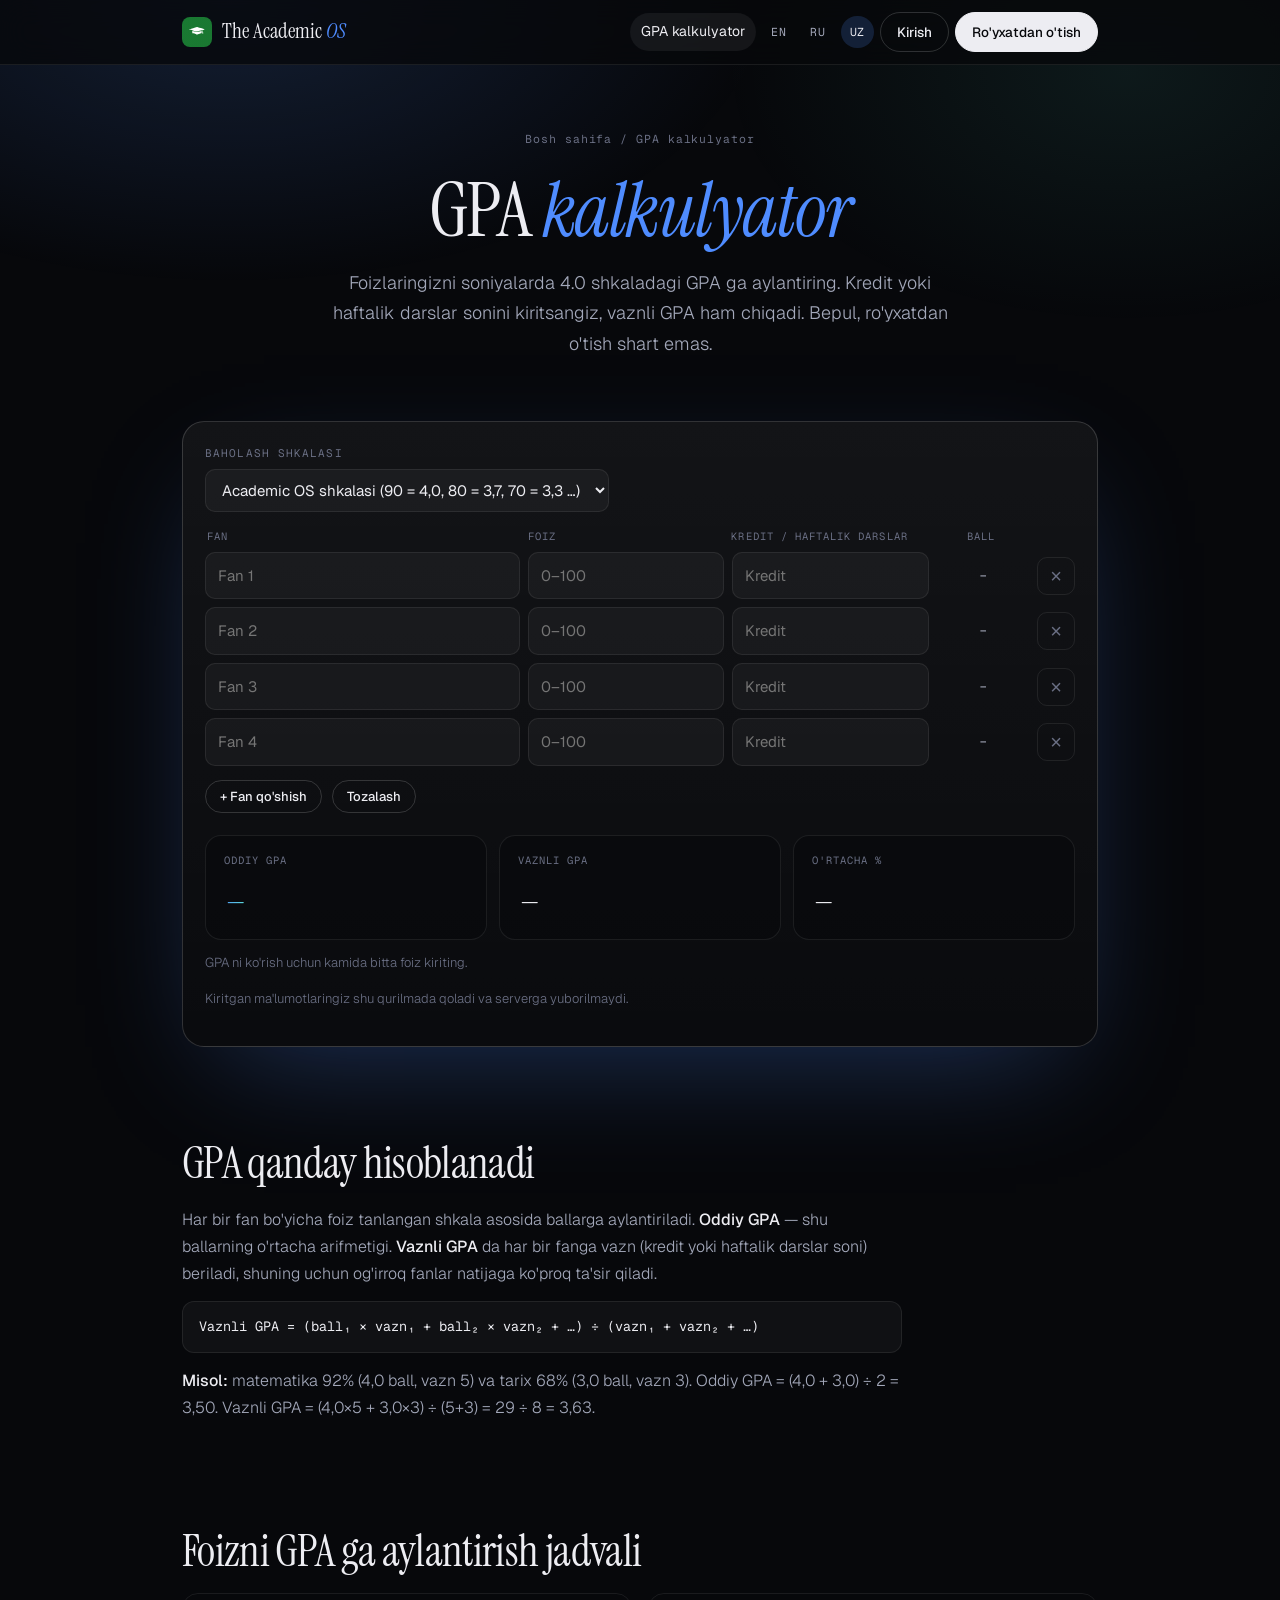
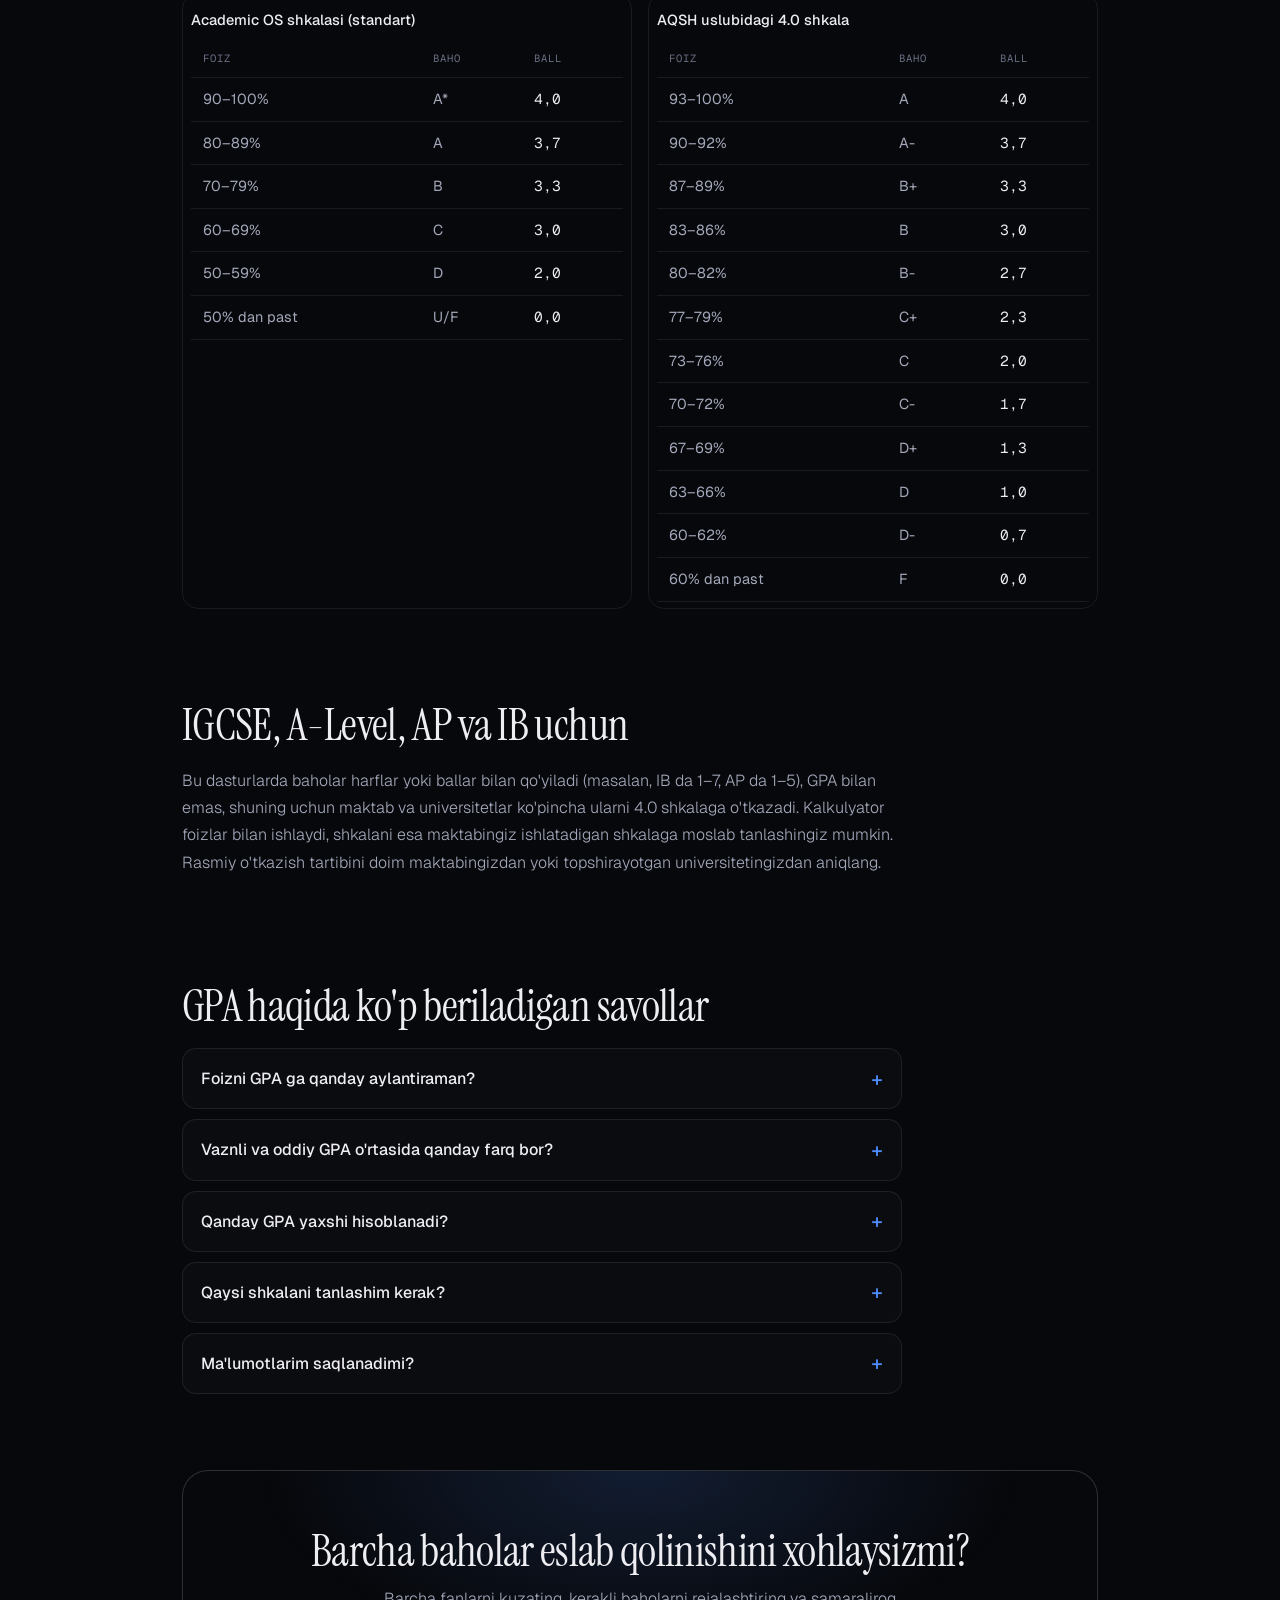
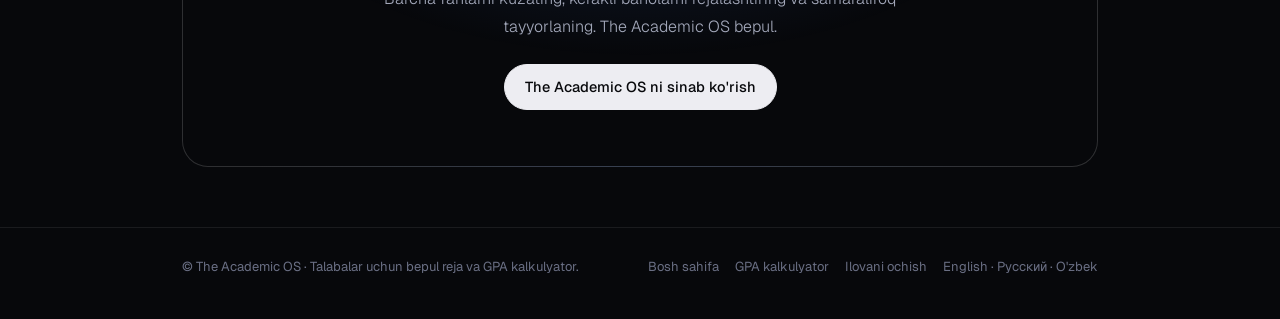
<file: uz/gpa-calculator.html>
<!DOCTYPE html>
<html lang="uz">
<head>
<meta charset="UTF-8"/>
<meta name="viewport" content="width=device-width, initial-scale=1"/>
<title>GPA kalkulyator: foizni GPA ga aylantirish (IGCSE, A-Level, AP)</title>
<meta name="description" content="Bepul GPA kalkulyator: foizlarni kiriting, kredit yoki haftalik darslar sonini qo&#x27;shing va 4.0 shkalada oddiy hamda vaznli GPA ni oling. Ro&#x27;yxatdan o&#x27;tish shart emas."/>
<meta name="robots" content="index,follow,max-image-preview:large,max-snippet:-1"/>
<meta name="theme-color" content="#07080b"/>
<link rel="canonical" href="https://academicos.me/uz/gpa-calculator"/>
<link rel="alternate" hreflang="en" href="https://academicos.me/gpa-calculator"/>
<link rel="alternate" hreflang="ru" href="https://academicos.me/ru/gpa-calculator"/>
<link rel="alternate" hreflang="uz" href="https://academicos.me/uz/gpa-calculator"/>
<link rel="alternate" hreflang="x-default" href="https://academicos.me/gpa-calculator"/>
<meta property="og:type" content="website"/>
<meta property="og:site_name" content="The Academic OS"/>
<meta property="og:title" content="GPA kalkulyator: foizni GPA ga aylantirish (IGCSE, A-Level, AP)"/>
<meta property="og:description" content="Bepul GPA kalkulyator: foizlarni kiriting, kredit yoki haftalik darslar sonini qo&#x27;shing va 4.0 shkalada oddiy hamda vaznli GPA ni oling. Ro&#x27;yxatdan o&#x27;tish shart emas."/>
<meta property="og:url" content="https://academicos.me/uz/gpa-calculator"/>
<meta property="og:image" content="https://academicos.me/og-image.png"/>
<meta property="og:image:width" content="1200"/>
<meta property="og:image:height" content="630"/>
<meta property="og:image:alt" content="The Academic OS: free GPA calculator and student planner"/>
<meta property="og:locale" content="uz_UZ"/><meta property="og:locale:alternate" content="en_US"/><meta property="og:locale:alternate" content="ru_RU"/>
<meta name="twitter:card" content="summary_large_image"/>
<meta name="twitter:title" content="GPA kalkulyator: foizni GPA ga aylantirish (IGCSE, A-Level, AP)"/>
<meta name="twitter:description" content="Bepul GPA kalkulyator: foizlarni kiriting, kredit yoki haftalik darslar sonini qo&#x27;shing va 4.0 shkalada oddiy hamda vaznli GPA ni oling. Ro&#x27;yxatdan o&#x27;tish shart emas."/>
<meta name="twitter:image" content="https://academicos.me/og-image.png"/>
<link rel="icon" type="image/svg+xml" href="/logo.svg"/>
<link rel="icon" type="image/png" sizes="512x512" href="/favicon.png"/>
<link rel="apple-touch-icon" href="/apple-touch-icon.png"/>
<link rel="preconnect" href="https://fonts.googleapis.com"/>
<link rel="preconnect" href="https://fonts.gstatic.com" crossorigin/>
<link rel="preload" as="style" href="https://fonts.googleapis.com/css2?family=Geist:wght@300;400;500;600&family=Geist+Mono:wght@400;500&family=Instrument+Serif:ital@0;1&display=swap" onload="this.onload=null;this.rel='stylesheet'"/>
<noscript><link rel="stylesheet" href="https://fonts.googleapis.com/css2?family=Geist:wght@300;400;500;600&family=Geist+Mono:wght@400;500&family=Instrument+Serif:ital@0;1&display=swap"/></noscript>
<link rel="stylesheet" href="/css/site.css?v=2"/>
<script type="application/ld+json">
{
 "@context": "https://schema.org",
 "@graph": [
  {
   "@type": "WebApplication",
   "@id": "https://academicos.me/uz/gpa-calculator#tool",
   "name": "GPA kalkulyator",
   "url": "https://academicos.me/uz/gpa-calculator",
   "applicationCategory": "EducationalApplication",
   "operatingSystem": "Any",
   "inLanguage": "uz",
   "description": "Bepul GPA kalkulyator: foizlarni kiriting, kredit yoki haftalik darslar sonini qo'shing va 4.0 shkalada oddiy hamda vaznli GPA ni oling. Ro'yxatdan o'tish shart emas.",
   "offers": {
    "@type": "Offer",
    "price": "0",
    "priceCurrency": "USD"
   },
   "image": "https://academicos.me/og-image.png",
   "isPartOf": {
    "@type": "WebSite",
    "name": "The Academic OS",
    "url": "https://academicos.me/"
   }
  },
  {
   "@type": "BreadcrumbList",
   "itemListElement": [
    {
     "@type": "ListItem",
     "position": 1,
     "name": "Bosh sahifa",
     "item": "https://academicos.me/uz/"
    },
    {
     "@type": "ListItem",
     "position": 2,
     "name": "GPA kalkulyator",
     "item": "https://academicos.me/uz/gpa-calculator"
    }
   ]
  },
  {
   "@type": "FAQPage",
   "mainEntity": [
    {
     "@type": "Question",
     "name": "Foizni GPA ga qanday aylantiraman?",
     "acceptedAnswer": {
      "@type": "Answer",
      "text": "Jadvaldan foizingiz tushadigan oraliqni toping va unga mos ballni oling. Standart shkalada 90–100% — 4,0, 80–89% — 3,7, 70–79% — 3,3, 60–69% — 3,0, 50–59% — 2,0."
     }
    },
    {
     "@type": "Question",
     "name": "Vaznli va oddiy GPA o'rtasida qanday farq bor?",
     "acceptedAnswer": {
      "@type": "Answer",
      "text": "Oddiy GPA — fanlar ballarining oddiy o'rtachasi. Vaznli GPA da har bir fanga vazn (kredit yoki haftalik darslar soni) beriladi, shuning uchun vazni kattaroq fanlar natijaga ko'proq ta'sir qiladi."
     }
    },
    {
     "@type": "Question",
     "name": "Qanday GPA yaxshi hisoblanadi?",
     "acceptedAnswer": {
      "@type": "Answer",
      "text": "Bu maktabingiz va maqsadlaringizga bog'liq. Ko'p universitetlar taxminan 3,0 va undan yuqorini qidiradi, raqobatli dasturlarda esa ko'pincha 3,5 va undan yuqori talab qilinadi, lekin talablar turlicha — aniq universitet shartlarini tekshiring."
     }
    },
    {
     "@type": "Question",
     "name": "Qaysi shkalani tanlashim kerak?",
     "acceptedAnswer": {
      "@type": "Answer",
      "text": "Maktabingiz yoki universitetingiz ishlatadigan shkalani tanlang. Ishonchingiz komil bo'lmasa, standart shkalani qoldiring va rasmiy o'tkazish tartibini maktabingizdan so'rang."
     }
    },
    {
     "@type": "Question",
     "name": "Ma'lumotlarim saqlanadimi?",
     "acceptedAnswer": {
      "@type": "Answer",
      "text": "Hisob-kitob to'g'ridan-to'g'ri brauzeringizda bajariladi. Kiritgan ma'lumotlaringiz keyinroq qaytishingiz uchun faqat o'z qurilmangizda saqlanadi va serverlarimizga yuborilmaydi."
     }
    }
   ]
  }
 ]
}
</script>
</head><body>
<a class="sr" href="#main">Kontentga o'tish</a>
<header class="site-h"><div class="wrap in">
<a class="brand" href="/uz/" aria-label="The Academic OS — Bosh sahifa"><img src="/logo.svg" width="30" height="30" alt=""/><span>The Academic <b>OS</b></span></a>
<nav class="nav" aria-label="Til">
<a href="/uz/gpa-calculator" aria-current="page">GPA kalkulyator</a><a class="lang" href="/gpa-calculator" hreflang="en" lang="en">EN</a><a class="lang" href="/ru/gpa-calculator" hreflang="ru" lang="ru">RU</a><a class="lang" href="/uz/gpa-calculator" hreflang="uz" lang="uz" aria-current="true">UZ</a>
<a class="btn" href="/app.html">Kirish</a><a class="btn p" href="/app.html#signup">Ro'yxatdan o'tish</a>
</nav></div></header>

<main id="main">
<div class="wrap">
<div class="hero"><nav class="crumbs" aria-label="Breadcrumb"><a href="/uz/">Bosh sahifa</a> / <span>GPA kalkulyator</span></nav><h1>GPA <em>kalkulyator</em></h1><p class="lede">Foizlaringizni soniyalarda 4.0 shkaladagi GPA ga aylantiring. Kredit yoki haftalik darslar sonini kiritsangiz, vaznli GPA ham chiqadi. Bepul, ro'yxatdan o'tish shart emas.</p></div>
<section class="calc-sec" aria-label="GPA kalkulyator" style="padding-top:8px">
<div class="calc">
<div class="calc-top"><label for="scale">Baholash shkalasi<select id="scale"><option value="aos">Academic OS shkalasi (90 = 4,0, 80 = 3,7, 70 = 3,3 …)</option><option value="us">AQSH uslubidagi 4.0 shkala (A = 93+, A- = 90+ …)</option></select></label></div>
<div class="row-h" aria-hidden="true"><span>Fan</span><span>Foiz</span><span>Kredit / haftalik darslar</span><span style="text-align:center">Ball</span><span></span></div>
<div class="rows" id="rows"></div>
<noscript><p>Kalkulyator ishlashi uchun JavaScript kerak. Pastda GPA qanday hisoblanishini o'qishingiz va o'tkazish jadvallaridan foydalanishingiz mumkin.</p></noscript>
<div class="calc-actions"><button class="btn sm" id="add" type="button">+ Fan qo'shish</button><button class="btn sm" id="reset" type="button">Tozalash</button></div>
<div class="result" role="status" aria-live="polite">
<div class="stat main"><span class="k">Oddiy GPA</span><b id="r-uw">–</b></div>
<div class="stat"><span class="k">Vaznli GPA</span><b id="r-wt">–</b></div>
<div class="stat"><span class="k">O'rtacha %</span><b id="r-avg">–</b></div>
</div>
<p class="hint" id="r-note"></p><p class="hint">Kiritgan ma'lumotlaringiz shu qurilmada qoladi va serverga yuborilmaydi.</p>
</div></section>
<section aria-labelledby="how"><h2 id="how">GPA qanday hisoblanadi</h2><div class="prose"><p>Har bir fan bo'yicha foiz tanlangan shkala asosida ballarga aylantiriladi. <strong>Oddiy GPA</strong> — shu ballarning o'rtacha arifmetigi. <strong>Vaznli GPA</strong> da har bir fanga vazn (kredit yoki haftalik darslar soni) beriladi, shuning uchun og'irroq fanlar natijaga ko'proq ta'sir qiladi.</p><div class="formula">Vaznli GPA = (ball₁ × vazn₁ + ball₂ × vazn₂ + …) ÷ (vazn₁ + vazn₂ + …)</div><p><strong>Misol:</strong> matematika 92% (4,0 ball, vazn 5) va tarix 68% (3,0 ball, vazn 3). Oddiy GPA = (4,0 + 3,0) ÷ 2 = 3,50. Vaznli GPA = (4,0×5 + 3,0×3) ÷ (5+3) = 29 ÷ 8 = 3,63.</p></div></section>
<section aria-labelledby="tbl"><h2 id="tbl">Foizni GPA ga aylantirish jadvali</h2><div class="tables"><div class="tw"><table><caption>Academic OS shkalasi (standart)</caption><thead><tr><th scope="col">Foiz</th><th scope="col">Baho</th><th scope="col">Ball</th></tr></thead><tbody><tr><td>90–100%</td><td>A*</td><td>4,0</td></tr><tr><td>80–89%</td><td>A</td><td>3,7</td></tr><tr><td>70–79%</td><td>B</td><td>3,3</td></tr><tr><td>60–69%</td><td>C</td><td>3,0</td></tr><tr><td>50–59%</td><td>D</td><td>2,0</td></tr><tr><td>50% dan past</td><td>U/F</td><td>0,0</td></tr></tbody></table></div><div class="tw"><table><caption>AQSH uslubidagi 4.0 shkala</caption><thead><tr><th scope="col">Foiz</th><th scope="col">Baho</th><th scope="col">Ball</th></tr></thead><tbody><tr><td>93–100%</td><td>A</td><td>4,0</td></tr><tr><td>90–92%</td><td>A-</td><td>3,7</td></tr><tr><td>87–89%</td><td>B+</td><td>3,3</td></tr><tr><td>83–86%</td><td>B</td><td>3,0</td></tr><tr><td>80–82%</td><td>B-</td><td>2,7</td></tr><tr><td>77–79%</td><td>C+</td><td>2,3</td></tr><tr><td>73–76%</td><td>C</td><td>2,0</td></tr><tr><td>70–72%</td><td>C-</td><td>1,7</td></tr><tr><td>67–69%</td><td>D+</td><td>1,3</td></tr><tr><td>63–66%</td><td>D</td><td>1,0</td></tr><tr><td>60–62%</td><td>D-</td><td>0,7</td></tr><tr><td>60% dan past</td><td>F</td><td>0,0</td></tr></tbody></table></div></div></section>
<section aria-labelledby="ig"><h2 id="ig">IGCSE, A-Level, AP va IB uchun</h2><div class="prose"><p>Bu dasturlarda baholar harflar yoki ballar bilan qo'yiladi (masalan, IB da 1–7, AP da 1–5), GPA bilan emas, shuning uchun maktab va universitetlar ko'pincha ularni 4.0 shkalaga o'tkazadi. Kalkulyator foizlar bilan ishlaydi, shkalani esa maktabingiz ishlatadigan shkalaga moslab tanlashingiz mumkin. Rasmiy o'tkazish tartibini doim maktabingizdan yoki topshirayotgan universitetingizdan aniqlang.</p></div></section>
<section aria-labelledby="fq"><h2 id="fq">GPA haqida ko'p beriladigan savollar</h2><div class="prose"><details><summary>Foizni GPA ga qanday aylantiraman?</summary><p>Jadvaldan foizingiz tushadigan oraliqni toping va unga mos ballni oling. Standart shkalada 90–100% — 4,0, 80–89% — 3,7, 70–79% — 3,3, 60–69% — 3,0, 50–59% — 2,0.</p></details>
<details><summary>Vaznli va oddiy GPA o'rtasida qanday farq bor?</summary><p>Oddiy GPA — fanlar ballarining oddiy o'rtachasi. Vaznli GPA da har bir fanga vazn (kredit yoki haftalik darslar soni) beriladi, shuning uchun vazni kattaroq fanlar natijaga ko'proq ta'sir qiladi.</p></details>
<details><summary>Qanday GPA yaxshi hisoblanadi?</summary><p>Bu maktabingiz va maqsadlaringizga bog'liq. Ko'p universitetlar taxminan 3,0 va undan yuqorini qidiradi, raqobatli dasturlarda esa ko'pincha 3,5 va undan yuqori talab qilinadi, lekin talablar turlicha — aniq universitet shartlarini tekshiring.</p></details>
<details><summary>Qaysi shkalani tanlashim kerak?</summary><p>Maktabingiz yoki universitetingiz ishlatadigan shkalani tanlang. Ishonchingiz komil bo'lmasa, standart shkalani qoldiring va rasmiy o'tkazish tartibini maktabingizdan so'rang.</p></details>
<details><summary>Ma'lumotlarim saqlanadimi?</summary><p>Hisob-kitob to'g'ridan-to'g'ri brauzeringizda bajariladi. Kiritgan ma'lumotlaringiz keyinroq qaytishingiz uchun faqat o'z qurilmangizda saqlanadi va serverlarimizga yuborilmaydi.</p></details></div></section>
<div class="band"><h2>Barcha baholar eslab qolinishini xohlaysizmi?</h2><p>Barcha fanlarni kuzating, kerakli baholarni rejalashtiring va samaraliroq tayyorlaning. The Academic OS bepul.</p><a class="btn p" href="/app.html#signup">The Academic OS ni sinab ko'rish</a></div>
</div></main>
<script src="/js/gpa-calc.js?v=1" defer></script>
<footer class="site-f"><div class="wrap in">
<div>© The Academic OS · Talabalar uchun bepul reja va GPA kalkulyator.</div>
<nav aria-label="Pastki menyu"><a href="/uz/">Bosh sahifa</a><a href="/uz/gpa-calculator">GPA kalkulyator</a><a href="/app.html">Ilovani ochish</a><span><a href="/" hreflang="en" lang="en">English</a> · <a href="/ru/" hreflang="ru" lang="ru">Русский</a> · <a href="/uz/" hreflang="uz" lang="uz">O'zbek</a></span></nav>
</div></footer>
</body>
</html>
</file>
<file: css/site.css>
/* ═══════════ The Academic OS — public pages (calculator + localized landings) ═══════════ */
*{box-sizing:border-box;margin:0;padding:0}
:root{--bg:#07080b;--text:#ededf2;--text2:#a3a8ba;--text3:#6a6f84;--blue:#4f8cff;--cyan:#5eead4;--ok:#34d399;
  --border:rgba(255,255,255,.08);--border2:rgba(255,255,255,.16);
  --serif:'Instrument Serif','Source Serif 4',Georgia,serif;--sans:'Geist','Inter',system-ui,-apple-system,'Segoe UI',sans-serif;--mono:'Geist Mono',ui-monospace,'SF Mono',Menlo,monospace}
html{scroll-behavior:smooth;-webkit-text-size-adjust:100%}
body{background:var(--bg);color:var(--text);font-family:var(--sans);line-height:1.7;-webkit-font-smoothing:antialiased;overflow-x:hidden}
body::before{content:'';position:fixed;inset:0;z-index:-1;pointer-events:none;
  background:radial-gradient(60% 45% at 18% 0%,rgba(79,140,255,.17),transparent 70%),radial-gradient(45% 40% at 88% 8%,rgba(94,234,212,.08),transparent 70%)}
a{color:inherit}
.wrap{max-width:960px;margin:0 auto;padding:0 22px}
.sr{position:absolute;width:1px;height:1px;overflow:hidden;clip:rect(0 0 0 0);white-space:nowrap}
:focus-visible{outline:2px solid var(--blue);outline-offset:3px;border-radius:6px}

/* header */
.site-h{position:sticky;top:0;z-index:30;background:rgba(7,8,11,.78);-webkit-backdrop-filter:blur(14px);backdrop-filter:blur(14px);border-bottom:1px solid var(--border)}
.site-h .in{display:flex;align-items:center;justify-content:space-between;gap:14px;height:64px}
.brand{display:flex;align-items:center;gap:10px;font-family:var(--serif);font-size:21px;text-decoration:none;white-space:nowrap}
.brand img{width:30px;height:30px;border-radius:8px}
.brand b{font-weight:400;font-style:italic;color:var(--blue)}
.nav{display:flex;align-items:center;gap:6px;flex-wrap:wrap;justify-content:flex-end}
.nav a{font-size:14px;color:var(--text2);text-decoration:none;padding:7px 11px;border-radius:99px;transition:color .2s,background .2s}
.nav a:hover,.nav a[aria-current="page"]{color:var(--text);background:rgba(255,255,255,.06)}
.nav .lang{font-family:var(--mono);font-size:11.5px;letter-spacing:.06em;padding:6px 9px}
.nav .lang[aria-current="true"]{color:var(--text);background:rgba(79,140,255,.18)}
.btn{display:inline-flex;align-items:center;gap:8px;padding:10px 20px;border-radius:99px;font-weight:500;font-size:14.5px;text-decoration:none;border:1px solid var(--border2);color:var(--text);cursor:pointer;background:none;font-family:inherit;transition:background .2s,border-color .2s,box-shadow .25s,transform .2s}
.btn:hover{border-color:rgba(255,255,255,.4);background:rgba(255,255,255,.05)}
.btn.p{background:var(--text);border-color:var(--text);color:#07080b}
.btn.p:hover{background:#fff;box-shadow:0 0 0 6px rgba(255,255,255,.08),0 8px 40px rgba(79,140,255,.35);transform:translateY(-1px)}
.btn.sm{padding:7px 14px;font-size:13px}
.nav .btn{padding:8px 16px;font-size:13.5px;color:var(--text)}
.nav .btn.p{color:#07080b}

/* hero */
.hero{padding:64px 0 28px;text-align:center}
.crumbs{font-family:var(--mono);font-size:11.5px;letter-spacing:.08em;color:var(--text3);margin-bottom:22px}
.crumbs a{text-decoration:none}.crumbs a:hover{color:var(--text2)}
h1{font-family:var(--serif);font-weight:400;font-size:clamp(40px,7vw,76px);line-height:1.04;letter-spacing:-.02em;margin-bottom:18px}
h1 em{font-style:italic;color:var(--blue)}
.lede{max-width:640px;margin:0 auto 26px;color:var(--text2);font-size:clamp(16px,2vw,18px);font-weight:300}
.cta{display:flex;gap:12px;justify-content:center;flex-wrap:wrap}

/* sections */
section{padding:46px 0}
h2{font-family:var(--serif);font-weight:400;font-size:clamp(30px,4.5vw,44px);line-height:1.1;letter-spacing:-.015em;margin-bottom:18px}
h3{font-size:17px;font-weight:600;margin-bottom:6px}
p{color:var(--text2);margin-bottom:14px;font-weight:300}
p strong{color:var(--text);font-weight:500}
.prose{max-width:720px}
.formula{font-family:var(--mono);font-size:13.5px;line-height:1.6;color:var(--text);background:rgba(255,255,255,.04);border:1px solid var(--border);border-radius:12px;padding:14px 16px;margin:14px 0;overflow-x:auto}

/* feature grid + steps */
.grid{display:grid;grid-template-columns:repeat(auto-fit,minmax(230px,1fr));gap:14px;margin-top:22px}
.card{border:1px solid var(--border);border-radius:18px;padding:20px;background:linear-gradient(180deg,rgba(255,255,255,.035),rgba(255,255,255,.01))}
.card p{margin:0;font-size:14.5px}
.steps{counter-reset:s;display:grid;grid-template-columns:repeat(auto-fit,minmax(240px,1fr));gap:14px;margin-top:22px;list-style:none}
.steps li{counter-increment:s;border:1px solid var(--border);border-radius:18px;padding:20px 20px 20px 20px;position:relative}
.steps li::before{content:counter(s,decimal-leading-zero);display:block;font-family:var(--mono);font-size:12px;color:var(--blue);letter-spacing:.1em;margin-bottom:8px}
.steps p{margin:0;font-size:14.5px}

/* calculator */
.calc{border:1px solid var(--border2);border-radius:22px;padding:22px;background:linear-gradient(180deg,rgba(255,255,255,.05),rgba(255,255,255,.015));box-shadow:0 40px 120px -40px rgba(79,140,255,.35)}
.calc-top{display:flex;gap:16px;flex-wrap:wrap;margin-bottom:16px;align-items:end}
.calc label{display:flex;flex-direction:column;gap:6px;font-family:var(--mono);font-size:11px;letter-spacing:.1em;text-transform:uppercase;color:var(--text3)}
.calc select,.calc input{font:inherit;font-family:var(--sans);font-size:15px;letter-spacing:0;text-transform:none;color:var(--text);background:rgba(255,255,255,.04);border:1px solid var(--border);border-radius:10px;padding:10px 12px;width:100%;transition:border-color .2s,box-shadow .2s}
.calc select{min-width:240px;width:auto}
.calc select option{background:#11141b}
.calc input:hover,.calc select:hover{border-color:var(--border2)}
.calc input:focus,.calc select:focus{outline:none;border-color:var(--blue);box-shadow:0 0 0 3px rgba(79,140,255,.2)}
.rows{display:grid;gap:8px}
.row-h,.row{display:grid;grid-template-columns:minmax(0,1.6fr) minmax(0,1fr) minmax(0,1fr) 92px 38px;gap:8px;align-items:center}
.row-h{font-family:var(--mono);font-size:10.5px;letter-spacing:.1em;text-transform:uppercase;color:var(--text3);padding:0 2px 6px}
.row .pts{font-family:var(--mono);font-size:14px;text-align:center;color:var(--text2);white-space:nowrap}
.row .pts b{color:var(--text);font-weight:500}
.rm{width:38px;height:38px;border-radius:10px;border:1px solid var(--border);background:none;color:var(--text3);font-size:20px;line-height:1;cursor:pointer;transition:color .2s,border-color .2s,background .2s}
.rm:hover{color:#fb7185;border-color:rgba(251,113,133,.5);background:rgba(251,113,133,.08)}
.calc-actions{display:flex;gap:10px;margin-top:14px;flex-wrap:wrap}
.result{display:grid;grid-template-columns:repeat(auto-fit,minmax(170px,1fr));gap:12px;margin-top:22px}
.stat{border:1px solid var(--border);border-radius:16px;padding:16px 18px;background:rgba(7,8,11,.5)}
.stat .k{display:block;font-family:var(--mono);font-size:10.5px;letter-spacing:.1em;text-transform:uppercase;color:var(--text3);margin-bottom:6px}
.stat b{font-family:var(--serif);font-weight:400;font-size:46px;line-height:1;letter-spacing:-.02em}
.stat.main b{background:linear-gradient(100deg,var(--blue),var(--cyan));-webkit-background-clip:text;background-clip:text;color:transparent}
.hint{margin-top:12px;font-size:13px;color:var(--text3)}

/* tables */
.tables{display:grid;grid-template-columns:repeat(auto-fit,minmax(280px,1fr));gap:16px;margin-top:10px}
table{width:100%;border-collapse:collapse;font-size:14.5px}
caption{text-align:left;font-weight:500;padding-bottom:8px;color:var(--text)}
th,td{padding:9px 12px;text-align:left;border-bottom:1px solid var(--border)}
th{font-family:var(--mono);font-size:10.5px;letter-spacing:.1em;text-transform:uppercase;color:var(--text3);font-weight:400}
td{color:var(--text2)}td:last-child{color:var(--text);font-family:var(--mono)}
.tw{border:1px solid var(--border);border-radius:16px;padding:14px 8px 6px;overflow-x:auto}

/* faq */
details{border:1px solid var(--border);border-radius:14px;margin-bottom:10px;background:rgba(255,255,255,.02)}
summary{cursor:pointer;list-style:none;padding:16px 18px;font-weight:500;display:flex;justify-content:space-between;gap:12px;align-items:center}
summary::-webkit-details-marker{display:none}
summary::after{content:'+';font-family:var(--mono);color:var(--blue);font-size:20px;line-height:1;transition:transform .25s}
details[open] summary::after{transform:rotate(45deg)}
details p{padding:0 18px 14px;margin:0}
details[open]{border-color:var(--border2)}

/* cta + footer */
.band{text-align:center;border:1px solid var(--border2);border-radius:26px;padding:56px 20px;margin:20px 0 60px;background:radial-gradient(60% 90% at 50% 0%,rgba(79,140,255,.16),transparent 70%)}
.band h2{margin-bottom:10px}.band p{max-width:520px;margin:0 auto 24px}
footer.site-f{border-top:1px solid var(--border);padding:28px 0 40px;color:var(--text3);font-size:13px}
footer .in{display:flex;justify-content:space-between;gap:14px;flex-wrap:wrap}
footer nav{display:flex;gap:16px;flex-wrap:wrap}
footer a{text-decoration:none}footer a:hover{color:var(--text)}

@media(max-width:720px){
  .site-h .in{height:auto;padding:10px 22px;flex-wrap:wrap}
  .nav{justify-content:flex-start}
  .hero{padding-top:40px}
  .row-h{display:none}
  .row{grid-template-columns:1fr 1fr 92px 38px;grid-template-areas:"n n n n" "p w t x"}
  .row .c-name{grid-area:n}.row .c-pct{grid-area:p}.row .c-w{grid-area:w}.row .pts{grid-area:t}.row .rm{grid-area:x}
  .calc{padding:16px}
  .calc-top{flex-direction:column;align-items:stretch}
  .calc-top label{width:100%;max-width:100%}
  .calc select{min-width:0;width:100%;max-width:100%;text-overflow:ellipsis}
}
@media(prefers-reduced-motion:reduce){*{transition:none!important;scroll-behavior:auto!important}}
</file>
